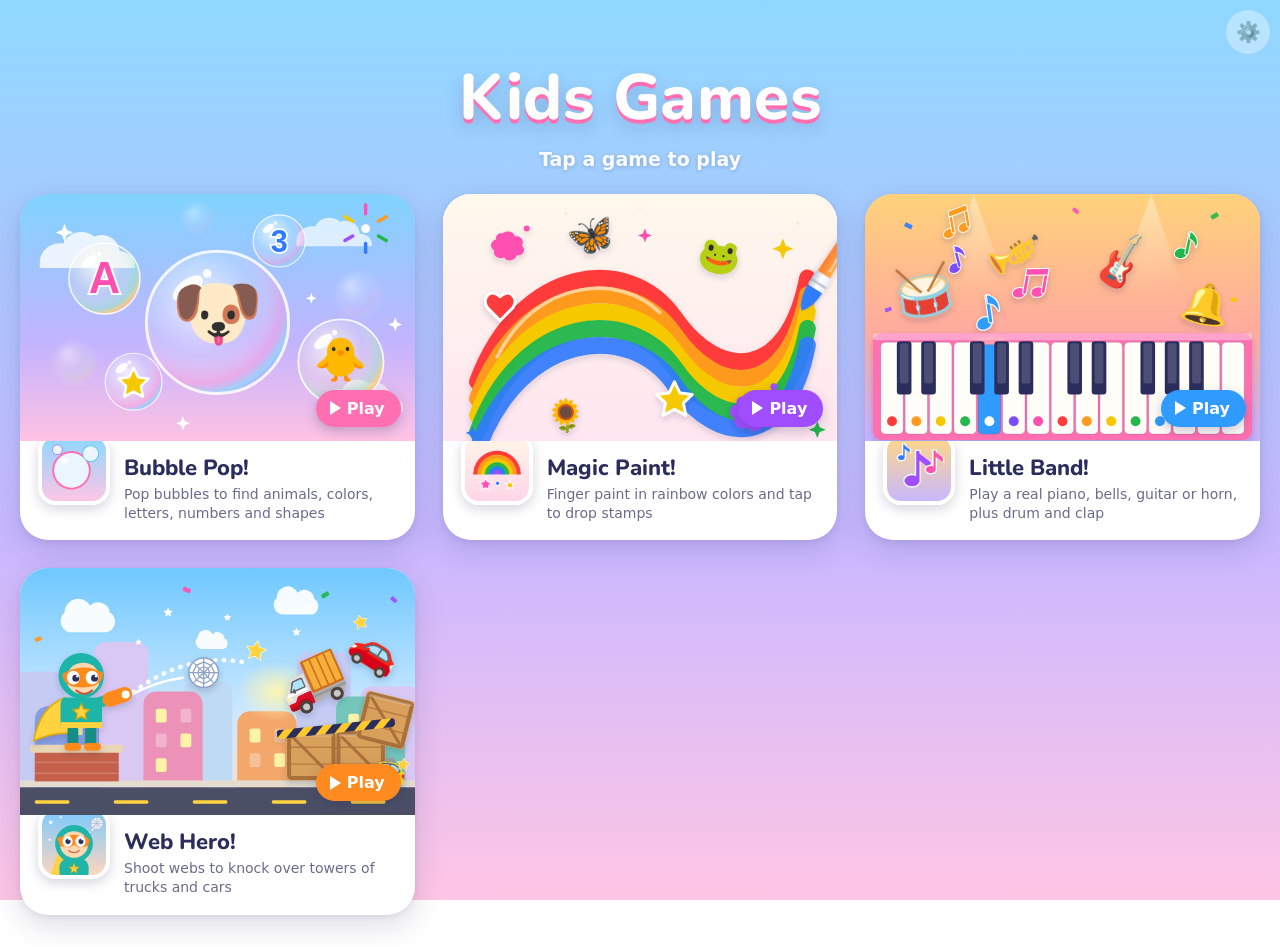
<file: index.html>
<!DOCTYPE html>
<html lang="en">
<head>
<meta charset="UTF-8">
<meta name="viewport" content="width=device-width, initial-scale=1, viewport-fit=cover">
<title>Kids Games</title>
<meta name="theme-color" content="#8fd8ff">
<link rel="manifest" href="manifest.webmanifest">
<link rel="apple-touch-icon" href="icon-180.png">
<meta name="apple-mobile-web-app-capable" content="yes">
<meta name="apple-mobile-web-app-title" content="Kids Games">
<link rel="preload" href="shared/KidsRounded.woff2" as="font" type="font/woff2" crossorigin>
<style>
  @font-face { font-family: "Kids Rounded"; src: url("shared/KidsRounded.woff2") format("woff2"); font-weight: 100 900; font-display: block; }
  * { box-sizing: border-box; -webkit-tap-highlight-color: transparent; }
  html, body { margin: 0; min-height: 100%; font-family: "Trebuchet MS", "Segoe UI", system-ui, sans-serif; color: #2b2d5c; }
  body {
    background: linear-gradient(180deg, #8fd8ff 0%, #c9b8ff 60%, #ffc6e5 100%); background-attachment: fixed;
    padding: calc(28px + env(safe-area-inset-top)) calc(16px + env(safe-area-inset-right)) calc(32px + env(safe-area-inset-bottom)) calc(16px + env(safe-area-inset-left));
  }
  header { text-align: center; margin: 0 auto 24px; }
  @media (max-width: 699px) { header { padding-top: 40px; } } /* room for the play-time ring beside the gear */
  h1, .info b { font-family: "Kids Rounded", "Arial Rounded MT Bold", "Trebuchet MS", "Segoe UI", system-ui, sans-serif; }
  h1 { font-size: clamp(36px, 9vw, 64px); margin: 0; color: #fff; text-shadow: 0 4px 0 #ff6fb1, 0 8px 18px rgba(43,45,92,.2); letter-spacing: .5px; }
  header p { margin: 6px 0 0; font-size: clamp(15px, 3.6vw, 19px); font-weight: 700; color: #fff; opacity: .95; text-shadow: 0 1px 4px rgba(43,45,92,.25); }

  .games { display: grid; grid-template-columns: 1fr; gap: 20px; max-width: 520px; margin: 0 auto; }
  @media (min-width: 700px) { .games { grid-template-columns: repeat(2, 1fr); max-width: 900px; gap: 24px; } }
  @media (min-width: 1100px) { .games { grid-template-columns: repeat(3, 1fr); max-width: 1240px; gap: 28px; } body { padding-top: calc(6vh + env(safe-area-inset-top)); } }

  a.game { display: flex; flex-direction: column; border-radius: 28px; overflow: hidden; background: #fff; text-decoration: none; color: inherit;
    box-shadow: 0 10px 30px rgba(43,45,92,.16), 0 2px 6px rgba(43,45,92,.08); transition: transform .18s ease, box-shadow .18s ease; }
  a.game:active { transform: scale(.97); }
  @media (hover: hover) { a.game:hover { transform: translateY(-5px); box-shadow: 0 18px 40px rgba(43,45,92,.22), 0 3px 8px rgba(43,45,92,.1); } }

  .cover { position: relative; aspect-ratio: 8 / 5; background: var(--tint); }
  .cover img { display: block; width: 100%; height: 100%; object-fit: cover; }
  .play { position: absolute; right: 14px; bottom: 14px; display: inline-flex; align-items: center; gap: 6px; padding: 9px 16px 9px 14px; border-radius: 999px;
    background: var(--accent); color: #fff; font-weight: 900; font-size: 16px; box-shadow: 0 4px 12px rgba(43,45,92,.25); }
  .play::before { content: ""; width: 0; height: 0; border-left: 11px solid #fff; border-top: 7px solid transparent; border-bottom: 7px solid transparent; }

  .info { display: flex; align-items: center; gap: 14px; padding: 0 18px 18px; }
  .info img { width: 72px; height: 72px; border-radius: 18px; margin-top: -26px; border: 4px solid #fff; box-shadow: 0 4px 12px rgba(43,45,92,.2); flex: none; }
  .info div { padding-top: 12px; min-width: 0; }
  .info b { display: block; font-size: 22px; }
  .info span { display: block; font-size: 14px; line-height: 1.35; opacity: .7; margin-top: 2px; }
  /* Grown-up button: small, faded, needs a long press so little fingers don't open it (same as the games) */
  #parentBtn { position: fixed; top: calc(10px + env(safe-area-inset-top)); right: calc(10px + env(safe-area-inset-right)); width: 44px; height: 44px; border-radius: 50%; border: none; background: rgba(255,255,255,.35); font-size: 20px; z-index: 3; touch-action: none; }
  #parentBtn .ring { position: absolute; inset: -4px; border-radius: 50%; border: 4px solid #ff6fb1; clip-path: inset(0 0 100% 0); }
  #parentBtn.holding .ring { animation: fill 1.5s linear forwards; }
  @keyframes fill { to { clip-path: inset(0 0 0 0); } }

  #panel { position: fixed; inset: 0; background: rgba(43,45,92,.45); display: none; align-items: center; justify-content: center; z-index: 5; overflow-y: auto; padding: 16px 0; }
  #panel.open { display: flex; }
  .card { background: #fff; border-radius: 24px; padding: 20px 22px; width: min(420px, 92%); color: #2b2d5c; box-shadow: 0 12px 40px rgba(0,0,0,.25); margin: auto; }
  .card h2 { margin: 0 0 4px; font-family: "Kids Rounded", "Arial Rounded MT Bold", "Trebuchet MS", sans-serif; }
  .card p { margin: 0 0 14px; font-size: 13px; opacity: .7; }
  .done { padding: 12px 8px; border-radius: 14px; border: 3px solid transparent; font-weight: 800; font-size: 15px; color: #2b2d5c; cursor: pointer; width: 100%; margin-top: 16px; background: #ff6fb1; color: #fff; }
</style>
<link rel="stylesheet" href="shared/grownup.css">
</head>
<body>
<button id="parentBtn" aria-label="Grown-up settings (press and hold)">⚙️<span class="ring"></span></button>

<div id="panel">
  <div class="card">
    <h2>Grown-up settings</h2>
    <p>Press and hold the ⚙️ to get back here.</p>
    <div data-kg-panel></div>
    <button class="done" id="done">Done</button>
  </div>
</div>

<header>
  <h1>Kids Games</h1>
  <p>Tap a game to play</p>
</header>
<main class="games">
  <a class="game" href="bubble-pop/" style="--accent: #ff6fb1; --tint: #c3b4ff">
    <div class="cover"><img src="bubble-pop/cover.svg" alt="Bubbles floating with a puppy, a chick, a letter, a number and a star inside"><span class="play">Play</span></div>
    <div class="info">
      <img src="bubble-pop/icon-192.png" alt="">
      <div><b>Bubble Pop!</b><span>Pop bubbles to find animals, colors, letters, numbers and shapes</span></div>
    </div>
  </a>
  <a class="game" href="magic-paint/" style="--accent: #a04dff; --tint: #fff1e8">
    <div class="cover"><img src="magic-paint/cover.svg" alt="A paintbrush finishing a rainbow swoosh with stamps around it"><span class="play">Play</span></div>
    <div class="info">
      <img src="magic-paint/icon-192.png" alt="">
      <div><b>Magic Paint!</b><span>Finger paint in rainbow colors and tap to drop stamps</span></div>
    </div>
  </a>
  <a class="game" href="little-band/" style="--accent: #2f9bff; --tint: #ffbf95">
    <div class="cover"><img src="little-band/cover.svg" alt="A colorful keyboard with a drum, trumpet, guitar and bell playing along"><span class="play">Play</span></div>
    <div class="info">
      <img src="little-band/icon-192.png" alt="">
      <div><b>Little Band!</b><span>Play a real piano, bells, guitar or horn, plus drum and clap</span></div>
    </div>
  </a>
  <a class="game" href="web-hero/" style="--accent: #ff8a1f; --tint: #cfe9ff">
    <div class="cover"><img src="web-hero/cover.svg" alt="A masked hero shooting a web ball at a stack of crates with a toy truck and car tumbling off"><span class="play">Play</span></div>
    <div class="info">
      <img src="web-hero/icon-192.png" alt="">
      <div><b>Web Hero!</b><span>Shoot webs to knock over towers of trucks and cars</span></div>
    </div>
  </a>
</main>
<script src="shared/grownup.js"></script>
<script>
(() => {
  // ---------- Grown-up panel (press & hold 1.5s) ----------
  const pb = document.getElementById('parentBtn'), panel = document.getElementById('panel');
  let holdTimer = null;
  const startHold = e => { e.preventDefault(); pb.classList.add('holding'); clearTimeout(holdTimer); holdTimer = setTimeout(openPanel, 1500); };
  const endHold = () => { pb.classList.remove('holding'); clearTimeout(holdTimer); };
  pb.addEventListener('pointerdown', startHold);
  pb.addEventListener('pointerup', endHold); pb.addEventListener('pointerleave', endHold); pb.addEventListener('pointercancel', endHold);
  function openPanel() { endHold(); panel.classList.add('open'); }
  document.getElementById('done').onclick = () => panel.classList.remove('open');

  // ---------- Offline ----------
  // This page's own cache, plus every game's: registering each game's worker here means one visit online
  // makes all of them work offline, even games nobody has opened yet. Only works over HTTPS or localhost.
  if ('serviceWorker' in navigator && window.isSecureContext) {
    navigator.serviceWorker.register('sw.js').catch(() => {});
    addEventListener('load', () => ['bubble-pop', 'magic-paint', 'little-band', 'web-hero'].forEach(g =>
      navigator.serviceWorker.register(`${g}/sw.js`, { scope: `${g}/` }).catch(() => {})));
  }
})();
</script>
</body>
</html>
</file>
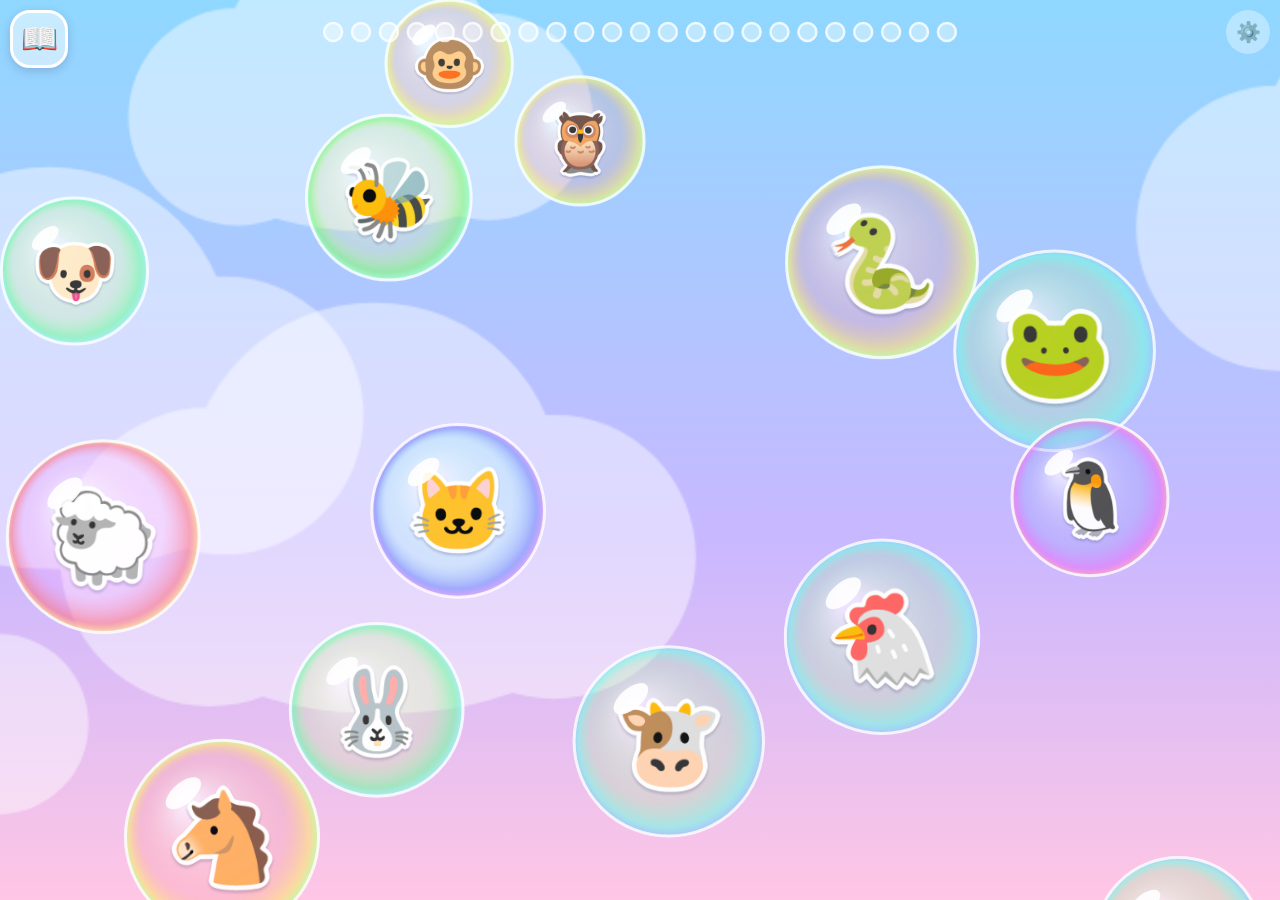
<file: bubble-pop/index.html>
<!DOCTYPE html>
<html lang="en">
<head>
<meta charset="UTF-8">
<meta name="viewport" content="width=device-width, initial-scale=1, maximum-scale=1, user-scalable=no, viewport-fit=cover">
<meta name="apple-mobile-web-app-capable" content="yes">
<meta name="mobile-web-app-capable" content="yes">
<title>Bubble Pop!</title>
<link rel="manifest" href="manifest.webmanifest">
<link rel="apple-touch-icon" href="icon-180.png">
<meta name="apple-mobile-web-app-title" content="Bubble Pop">
<meta name="apple-mobile-web-app-status-bar-style" content="black-translucent">
<meta name="theme-color" content="#8fd8ff">
<link rel="preload" href="../shared/KidsRounded.woff2" as="font" type="font/woff2" crossorigin>
<style>
  @font-face { font-family: "Kids Rounded"; src: url("../shared/KidsRounded.woff2") format("woff2"); font-weight: 100 900; font-display: block; }
  :root { --sat: env(safe-area-inset-top); }
  * { box-sizing: border-box; -webkit-tap-highlight-color: transparent; }
  html, body { margin: 0; height: 100%; overflow: hidden; overscroll-behavior: none; font-family: "Trebuchet MS", "Segoe UI", system-ui, sans-serif; user-select: none; -webkit-user-select: none; -webkit-touch-callout: none; }
  body { background: linear-gradient(180deg, #8fd8ff 0%, #c9b8ff 60%, #ffc6e5 100%); }
  canvas { position: fixed; inset: 0; width: 100%; height: 100%; touch-action: none; }
  /* the sky: two CSS layers crossfade between level themes, so the canvas never pays for a full-screen background */
  .sky { position: fixed; inset: 0; pointer-events: none; }
  #skyA { background: linear-gradient(180deg, #8fd8ff 0%, #c9b8ff 60%, #ffc6e5 100%); }
  #skyB { opacity: 0; }
  #skies { position: fixed; inset: 0; pointer-events: none; transition: filter .9s linear; } /* Little mode's sky shift turns this layer's hue */
  #tint { background: rgba(60,120,255,.17); opacity: 0; transition: opacity .8s ease; } /* slow-mo's gentle blue */

  /* Parent button: small, faded, needs a long press so little fingers don't open it */
  #parentBtn { position: fixed; top: calc(10px + env(safe-area-inset-top)); right: calc(10px + env(safe-area-inset-right)); width: 44px; height: 44px; border-radius: 50%; border: none; background: rgba(255,255,255,.35); font-size: 20px; z-index: 3; touch-action: none; }
  #parentBtn .ring { position: absolute; inset: -4px; border-radius: 50%; border: 4px solid #ff6fb1; clip-path: inset(0 0 100% 0); }
  #parentBtn.holding .ring { animation: fill 1.5s linear forwards; }
  @keyframes fill { to { clip-path: inset(0 0 0 0); } }

  #panel { position: fixed; inset: 0; background: rgba(43,45,92,.45); display: none; align-items: center; justify-content: center; z-index: 5; overflow-y: auto; padding: 16px 0; }
  #panel.open { display: flex; }
  .card { background: #fff; border-radius: 24px; padding: 20px 22px; width: min(420px, 92%); color: #2b2d5c; box-shadow: 0 12px 40px rgba(0,0,0,.25); margin: auto; }
  .card h2 { margin: 0 0 4px; font-family: "Kids Rounded", "Arial Rounded MT Bold", "Trebuchet MS", sans-serif; }
  .card p { margin: 0 0 14px; font-size: 13px; opacity: .7; }
  .label { font-weight: 800; font-size: 14px; margin: 12px 0 6px; }
  .modes { display: grid; grid-template-columns: repeat(2, 1fr); gap: 8px; }
  .modes button, .toggles button, .done, .home { padding: 12px 8px; border-radius: 14px; border: 3px solid transparent; background: #eef0ff; font-weight: 800; font-size: 15px; color: #2b2d5c; cursor: pointer; }
  .modes button.on { border-color: #38c6f4; background: #e3f7ff; }
  .toggles { display: grid; grid-template-columns: repeat(3, 1fr); gap: 8px; }
  .toggles button.off { opacity: .45; }
  .toggles button.on { border-color: #38c6f4; background: #e3f7ff; }
  .done { width: 100%; margin-top: 16px; background: #ff6fb1; color: #fff; }
  .home { display: block; box-sizing: border-box; width: 100%; margin-top: 10px; text-align: center; text-decoration: none; }
  /* sticker book: a big button top-left (the top-right corner is the gear and the bedtime ring) and a full-screen album */
  #bookBtn { position: fixed; top: calc(10px + env(safe-area-inset-top)); left: calc(10px + env(safe-area-inset-left)); width: 58px; height: 58px; border-radius: 20px; border: 3px solid #fff; background: rgba(255,255,255,.5); font-size: 30px; line-height: 1; padding: 0; z-index: 3; touch-action: manipulation; box-shadow: 0 3px 10px rgba(43,45,92,.2); }
  #bookBtn.bump { animation: bump .55s ease; }
  @keyframes bump { 30% { transform: scale(1.3) rotate(-8deg); } 60% { transform: scale(.95) rotate(4deg); } }
  #book { position: fixed; inset: 0; background: rgba(43,45,92,.5); display: none; z-index: 4; }
  #book.open { display: block; }
  .sheet { position: absolute; top: max(14px, env(safe-area-inset-top)); left: max(14px, env(safe-area-inset-left)); right: max(14px, env(safe-area-inset-right)); bottom: max(14px, env(safe-area-inset-bottom)); display: flex; flex-direction: column; overflow: hidden; border-radius: 28px; border: 5px solid #fff; background: linear-gradient(180deg, #e6f6ff 0%, #ece3ff 60%, #ffe6f4 100%); box-shadow: 0 12px 40px rgba(0,0,0,.3); }
  .bhead { min-height: 74px; padding: 14px 76px 4px 18px; font: 900 26px/1.1 "Kids Rounded", "Arial Rounded MT Bold", "Trebuchet MS", sans-serif; color: #2b2d5c; }
  #bookClose { position: absolute; top: 8px; right: 8px; width: 58px; height: 58px; border-radius: 50%; border: 3px solid #fff; background: #ff6fb1; color: #fff; font-size: 26px; font-weight: 900; line-height: 1; padding: 0; touch-action: manipulation; z-index: 1; }
  .tabs { display: flex; gap: 6px; padding: 8px 10px; }
  .tabs button { flex: 1; min-height: 62px; border-radius: 18px; border: 3px solid transparent; background: rgba(255,255,255,.6); color: #2b2d5c; font-size: 26px; line-height: 1.1; padding: 4px 0; touch-action: manipulation; }
  .tabs button small { display: block; font: 800 12px "Trebuchet MS", sans-serif; opacity: .65; }
  .tabs button.on { border-color: #38c6f4; background: #fff; }
  .bgrid { flex: 1; overflow-y: auto; padding: 8px 12px 28px; display: grid; grid-template-columns: repeat(auto-fill, minmax(86px, 1fr)); gap: 10px; align-content: start; touch-action: pan-y; -webkit-overflow-scrolling: touch; }
  .cell { aspect-ratio: 1; border-radius: 22px; border: 3px solid #fff; background: rgba(255,255,255,.7); padding: 0; position: relative; overflow: visible; touch-action: manipulation; }
  .cell.miss { background: rgba(255,255,255,.35); }
  .cell canvas { position: absolute; inset: 0; width: 100%; height: 100%; display: block; }
  .cell.wig canvas { animation: wig .6s ease; }
  @keyframes wig { 20% { transform: rotate(-14deg) scale(1.12); } 45% { transform: rotate(11deg) scale(1.12); } 70% { transform: rotate(-6deg); } }
  #whoLine { margin: 0 0 6px; font-weight: 800; font-size: 14px; opacity: 1; color: #2b2d5c; background: #fff0f8; border-radius: 12px; padding: 8px 10px; }
  /* some settings only belong to one of the two modes */
  body[data-who="little"] [data-only="big"], body[data-who="big"] [data-only="little"] { display: none !important; }
</style>
<link rel="stylesheet" href="../shared/grownup.css">
</head>
<body>
<div id="skies"><div class="sky" id="skyA"></div><div class="sky" id="skyB"></div></div><div class="sky" id="tint"></div>
<canvas id="c"></canvas>

<button id="bookBtn" aria-label="Sticker book">📖</button>
<div id="book"><div class="sheet">
  <button id="bookClose" aria-label="Close the sticker book">✖</button>
  <div class="bhead">My stickers</div>
  <div class="tabs" id="bookTabs"></div>
  <div class="bgrid" id="bookGrid"></div>
</div></div>

<button id="parentBtn" aria-label="Grown-up settings (press and hold)">⚙️<span class="ring"></span></button>

<div id="panel">
  <div class="card">
    <h2>Grown-up settings</h2>
    <p>Press and hold the ⚙️ to get back here.</p>
    <p id="whoLine"></p>
    <div class="label">What's in the bubbles?</div>
    <div class="modes">
      <button data-mode="animals">🐶 Animals</button>
      <button data-mode="colors">🎨 Colors</button>
      <button data-mode="letters">🔤 Letters</button>
      <button data-mode="numbers">🔢 Numbers</button>
      <button data-mode="shapes">⭐ Shapes</button>
      <button data-mode="mix">🌈 Mix it up</button>
    </div>
    <div class="label">Game</div>
    <div class="modes">
      <button data-find="0">🫧 Free popping</button>
      <button data-find="1">🔎 Find it!</button>
    </div>
    <div class="label">Sound</div>
    <div class="toggles">
      <button id="tSound">🔊 Sounds</button>
      <button id="tVoice">🗣️ Voice</button>
      <button id="tFull">⛶ Full screen</button>
    </div>
    <div class="label">Bubble speed</div>
    <div class="modes">
      <button data-speed="0.4">🐌 Extra slow</button>
      <button data-speed="0.6">🐢 Slow</button>
      <button data-speed="1">🐇 Normal</button>
      <button data-speed="1.7">🚀 Super fast</button>
    </div>
    <div class="label">Bubble size</div>
    <div class="toggles">
      <button data-size="1">Normal</button>
      <button data-size="1.2">Bigger</button>
      <button data-size="1.4">Biggest</button>
    </div>
    <div class="label">Levels</div>
    <div class="toggles">
      <button id="tLevels" style="grid-column: span 3">🏆 Levels and boss bubbles</button>
    </div>
    <div class="label">Level length</div>
    <div class="toggles">
      <button data-len="15">Short</button>
      <button data-len="23">Standard</button>
      <button data-len="30">Long</button>
    </div>
    <div class="label" data-only="big">Bonus round</div>
    <div class="toggles" data-only="big">
      <button id="tStorm" style="grid-column: span 3">🌧️ Bubble Storm after every 5th level</button>
    </div>
    <div class="label" data-only="big">Powers</div>
    <div class="toggles" data-only="big">
      <button id="tPowers" style="grid-column: span 3">✨ Rare power bubbles</button>
    </div>
    <div class="label" data-only="little">Sky</div>
    <div class="toggles" data-only="little">
      <button id="tSky" style="grid-column: span 3">🌈 Sky changes color as bubbles pop</button>
    </div>
    <div class="label">Taps to pop a boss</div>
    <div class="toggles">
      <button data-boss="8">8</button>
      <button data-boss="12">12</button>
      <button data-boss="20">20</button>
    </div>
    <div class="label">Sticker book</div>
    <div class="toggles">
      <button id="tBook" style="grid-column: span 3">📖 Show the sticker book button</button>
    </div>
    <div class="label">Progress</div>
    <div class="modes">
      <button id="rBest" data-only="big">Reset best score</button>
      <button id="rBook">Reset sticker book</button>
    </div>
    <div data-kg-panel></div>
    <a class="home" id="home" href="../">🏠 All games</a>
    <button class="done" id="done">Let's play!</button>
  </div>
</div>

<script src="../shared/grownup.js"></script>
<script>
(() => {
  // ---------- Content ----------
  const ANIMALS = [
    ['🐶', 'Dog', 'Woof woof!'], ['🐱', 'Cat', 'Meow!'], ['🐮', 'Cow', 'Moo!'], ['🐷', 'Pig', 'Oink oink!'],
    ['🦆', 'Duck', 'Quack quack!'], ['🐑', 'Sheep', 'Baa!'], ['🦁', 'Lion', 'Roar!'], ['🐸', 'Frog', 'Ribbit!'],
    ['🐴', 'Horse', 'Neigh!'], ['🦉', 'Owl', 'Hoo hoo!'], ['🐵', 'Monkey', 'Ooh ooh ah ah!'], ['🐔', 'Chicken', 'Bawk bawk!'],
    ['🐘', 'Elephant', 'Toot!'], ['🐝', 'Bee', 'Buzz!'], ['🐍', 'Snake', 'Hiss!'], ['🐻', 'Bear', 'Grr!'],
    ['🐳', 'Whale', 'Splash!'], ['🐰', 'Bunny', 'Hop hop!'], ['🐧', 'Penguin', 'Waddle waddle!'], ['🦖', 'Dinosaur', 'Rawr!'],
  ];
  const COLORS = [
    ['Red', '#ff3b3b'], ['Orange', '#ff9a1f'], ['Yellow', '#ffe11f'], ['Green', '#34d058'],
    ['Blue', '#2f7bff'], ['Purple', '#a04dff'], ['Pink', '#ff6fc8'], ['Brown', '#9a5a2c'],
    ['Black', '#222'], ['White', '#fff'],
  ];
  const SHAPES = ['Circle', 'Square', 'Triangle', 'Star', 'Heart', 'Diamond'];
  const LETTERS = 'ABCDEFGHIJKLMNOPQRSTUVWXYZ'.split('');
  const LETTER_WORDS = { A:'Apple', B:'Ball', C:'Cat', D:'Dog', E:'Egg', F:'Fish', G:'Goat', H:'Hat', I:'Igloo', J:'Juice',
    K:'Kite', L:'Lion', M:'Moon', N:'Nest', O:'Octopus', P:'Pig', Q:'Queen', R:'Rainbow', S:'Sun', T:'Tree', U:'Umbrella',
    V:'Van', W:'Whale', X:'Fox', Y:'Yo-yo', Z:'Zebra' };
  const BRIGHT = ['#ff3b3b', '#ff9a1f', '#f5c800', '#22b84a', '#2f7bff', '#a04dff', '#ff4fb0'];
  const pick = a => a[(Math.random() * a.length) | 0];
  // deal from a shuffled deck so the same thing doesn't come up five times in a row
  const decks = new Map();
  function deal(list) {
    let d = decks.get(list);
    if (!d || !d.length) { d = [...list].sort(() => Math.random() - 0.5); decks.set(list, d); }
    return d.pop();
  }

  function makeItem(mode) {
    if (mode === 'mix') mode = pick(['animals', 'animals', 'colors', 'letters', 'numbers', 'shapes']);
    switch (mode) {
      case 'animals': { const [e, n, s] = deal(ANIMALS); return { kind: 'emoji', glyph: e, say: `${n}! ${s}`, id: 'a' + n, ask: `the ${n.toLowerCase()}` }; }
      case 'colors':  { const [n, c] = deal(COLORS); return { kind: 'color', color: c, say: n + '!', id: 'c' + n, ask: `the ${n.toLowerCase()} one` }; }
      case 'letters': { const l = deal(LETTERS); return { kind: 'text', glyph: l, color: pick(BRIGHT), say: `${l}! ${l} is for ${LETTER_WORDS[l]}`, id: 'l' + l, ask: `the letter ${l}` }; }
      case 'numbers': { const n = 1 + ((Math.random() * 10) | 0); return { kind: 'text', glyph: String(n), color: pick(BRIGHT), say: n + '!', count: n, id: 'n' + n, ask: `number ${n}` }; }
      case 'shapes':  { const s = deal(SHAPES); return { kind: 'shape', shape: s, color: pick(BRIGHT), say: s + '!', id: 's' + s, ask: `the ${s.toLowerCase()}` }; }
    }
  }

  // ---------- Settings (per mode) ----------
  // The shared "Who's playing?" switch picks a mode, and each mode keeps its own settings, so a grown-up's tweaks
  // survive switching. Only settings are saved here (the best score and the sticker book have their own keys, below).
  const KEY = 'bubblePop.kids.v1';
  const DEFAULTS = {
    little: { mode: 'animals', sound: true, voice: true, speed: 0.4, find: false, levels: false, bossTaps: 12, levelLen: 23, storm: false, powers: false, book: true, size: 1.2, skyShift: true },
    big: { mode: 'animals', sound: true, voice: true, speed: 0.6, find: false, levels: true, bossTaps: 12, levelLen: 23, storm: true, powers: true, book: true, size: 1 },
  };
  const all = { little: { ...DEFAULTS.little }, big: { ...DEFAULTS.big } };
  try {
    const saved = JSON.parse(localStorage.getItem(KEY));
    if (saved && typeof saved === 'object') {
      if (saved.little || saved.big) { Object.assign(all.little, saved.little); Object.assign(all.big, saved.big); }
      else Object.assign(all.big, saved); // the old flat settings were for everyone: they become Big kid's
    }
  } catch (e) {}
  const saveSettings = () => { try { localStorage.setItem(KEY, JSON.stringify(all)); } catch (e) {} };
  let who = window.KidsGrownup && KidsGrownup.who() === 'little' ? 'little' : 'big';
  let settings = all[who];
  document.body.dataset.who = who;

  // ---------- Canvas ----------
  const cv = document.getElementById('c'), ctx = cv.getContext('2d');
  let W = 0, H = 0, SAT = 0, DPR = 1;
  function resize() {
    const dpr = DPR = Math.min(devicePixelRatio || 1, 2);
    W = innerWidth; H = innerHeight;
    SAT = parseFloat(getComputedStyle(document.documentElement).getPropertyValue('--sat')) || 0; // notch height, for the Find it badge
    cv.width = W * dpr; cv.height = H * dpr;
    ctx.setTransform(dpr, 0, 0, dpr, 0, 0);
    if (typeof buildSprites === 'function') buildSprites(true); // unit() changed, so the clouds (and maybe the master sizes) change too
  }
  addEventListener('resize', resize);
  const unit = () => Math.min(W, H);

  // ---------- Audio ----------
  let actx = null, out = null;
  let vol = 1, asleep = false; // vol: the grown-up timer's wind-down multiplier; asleep: goodnight, so nothing makes a sound
  function audio() {
    if (!actx) {
      try {
        actx = new (window.AudioContext || window.webkitAudioContext)();
        // a limiter on the way out, so a pile-up of pops (kids mash the screen) never clips
        const lim = actx.createDynamicsCompressor();
        lim.threshold.value = -12; lim.knee.value = 6; lim.ratio.value = 12; lim.attack.value = 0.003; lim.release.value = 0.25;
        lim.connect(actx.destination);
        out = actx.createGain(); out.gain.value = vol; out.connect(lim);
      } catch (e) {}
    }
    if (actx && actx.state === 'suspended' && !asleep) actx.resume();
    return actx;
  }
  // Major pentatonic, so any run of pops sounds like a little tune
  const NOTES = [523.25, 587.33, 659.25, 783.99, 880.0, 1046.5, 1174.66, 1318.51];
  function tone(freq, start, dur, type = 'sine', vol = 0.18) {
    const a = actx; if (!a) return;
    const o = a.createOscillator(), g = a.createGain();
    o.type = type; o.frequency.setValueAtTime(freq, start);
    g.gain.setValueAtTime(0.0001, start);
    g.gain.exponentialRampToValueAtTime(vol, start + 0.01);
    g.gain.exponentialRampToValueAtTime(0.0001, start + dur);
    o.connect(g).connect(out); o.start(start); o.stop(start + dur + 0.02);
  }
  function popSound() {
    if (!settings.sound || !audio()) return;
    const t = actx.currentTime;
    // the "pop"
    const o = actx.createOscillator(), g = actx.createGain();
    o.frequency.setValueAtTime(700, t); o.frequency.exponentialRampToValueAtTime(180, t + 0.08);
    g.gain.setValueAtTime(0.3, t); g.gain.exponentialRampToValueAtTime(0.0001, t + 0.1);
    o.connect(g).connect(out); o.start(t); o.stop(t + 0.12);
    // the happy note
    tone(pick(NOTES), t + 0.03, 0.45, 'triangle', 0.14);
  }
  function sparkleSound() {
    if (!settings.sound || !audio()) return;
    const t = actx.currentTime;
    tone(pick(NOTES) * 2, t, 0.25, 'sine', 0.05);
  }
  function cheerSound() {
    if (!settings.sound || !audio()) return;
    const t = actx.currentTime;
    [0, 2, 4, 5, 7].forEach((n, i) => tone(NOTES[n], t + i * 0.11, 0.5, 'triangle', 0.13));
  }

  // ---------- Voice ----------
  let voice = null;
  function chooseVoice() {
    const vs = speechSynthesis.getVoices().filter(v => v.lang && v.lang.startsWith('en'));
    voice = vs.find(v => /samantha|karen|female|zira|aria|jenny|google us english/i.test(v.name)) || vs[0] || null;
  }
  if ('speechSynthesis' in window) { chooseVoice(); speechSynthesis.onvoiceschanged = chooseVoice; }
  function say(text) {
    if (!settings.voice || asleep || !('speechSynthesis' in window) || (window.KidsGrownup && !KidsGrownup.sound())) return;
    speechSynthesis.cancel(); // always say the newest thing, never a backlog
    const u = new SpeechSynthesisUtterance(text);
    if (voice) u.voice = voice;
    u.rate = 0.9; u.pitch = 1.3; u.volume = vol;
    speechSynthesis.speak(u);
  }

  // ---------- Entities ----------
  const bubbles = [], particles = [], reveals = [], confetti = [];
  let popCount = 0;

  // Bubble size has a floor for small fingers and a ceiling so big screens get more bubbles, not giant ones
  const baseR = () => Math.max(36, Math.min(80, unit() * 0.095)) * (settings.size || 1);
  // about a fifth of the screen covered in bubbles, whatever its size
  const maxBubbles = () => Math.max(8, Math.min(18, Math.round((W * H * 0.22) / (Math.PI * baseR() ** 2))));
  // rise speed is a share of the screen height, so a trip takes the same time on a phone or a monitor
  const RISE = [0.055, 0.095];
  let spawned = 0;

  // pick the spot along the bottom that is furthest from bubbles already rising there
  function openX(r) {
    let best = W / 2, bestGap = -Infinity;
    for (let k = 0; k < 8; k++) {
      const x = r + Math.random() * Math.max(1, W - 2 * r);
      let gap = Infinity;
      for (const b of bubbles) if (b.y > H * 0.55) gap = Math.min(gap, Math.abs(b.x - x) - b.r - r);
      if (gap > bestGap) { bestGap = gap; best = x; }
    }
    return best;
  }

  function spawnBubble(x, y, opts = {}) {
    // every so often a giant bubble that bursts into little ones
    const giant = opts.giant ?? (++spawned % 11 === 0);
    const r = opts.r ?? baseR() * (giant ? 1.75 : 0.8 + Math.random() * 0.45);
    bubbles.push({
      x: x ?? openX(r),
      y: y ?? (H + r),
      r, giant, item: opts.item || newItem(), power: opts.power,
      vx: opts.vx || 0,
      vy: opts.vy ?? -(H * (RISE[0] + Math.random() * (RISE[1] - RISE[0]))) * (giant ? 0.7 : 1),
      phase: Math.random() * Math.PI * 2,
      hue: (Math.random() * 360) | 0,
      born: performance.now(),
    });
  }

  function addConfetti(x, y, spreadX, minVy) {
    confetti.push({ x, y, vx: (Math.random() - 0.5) * spreadX, vy: minVy + Math.random() * 160, rot: Math.random() * 6, vr: (Math.random() - 0.5) * 10,
      w: 8 + Math.random() * 8, h: 5 + Math.random() * 5, color: pick(BRIGHT), t: 0 });
  }

  // ---------- Find it: "Pop the red one!" ----------
  // Off by default (it has a right answer). A wrong pop still pops and says its name: nothing to fail.
  let target = null, found = 0, wrongRun = 0, askedAt = 0, hintGlow = 0;
  const copyOf = t => ({ ...t, color: t.kind === 'color' ? t.color : pick(BRIGHT) });
  function newItem() {
    return settings.find && target && Math.random() < 0.3 ? copyOf(target) : makeItem(settings.mode);
  }
  function ask() { if (target) { say(`Pop ${target.ask}!`); askedAt = performance.now(); } }
  function newTarget() {
    if (!settings.find) { target = null; return; }
    let t; do { t = makeItem(settings.mode); } while (target && t.id === target.id && settings.mode !== 'numbers');
    target = t; wrongRun = 0; hintGlow = 0;
    // make sure a couple are already on screen, in easy reach
    const mid = bubbles.filter(b => b.y > H * 0.3 && b.y < H * 0.85 && !b.giant).sort(() => Math.random() - 0.5);
    for (const b of mid.slice(0, 2)) b.item = copyOf(target);
    ask();
  }
  function foundIt(b) {
    found++; wrongRun = 0; hintGlow = 0;
    say(`Yes! ${b.item.say}`);
    cheerSound();
    for (let k = 0; k < (found % 5 === 0 ? 140 : 50); k++) {
      addConfetti(b.x + (Math.random() - 0.5) * W * 0.4, b.y - Math.random() * H * 0.3, 120, 60);
    }
    const was = target; target = null;
    setTimeout(() => { if (settings.find && !target && isPlaying()) { target = was; newTarget(); } }, 1600);
  }

  function popBubble(i, quiet, noChain) { // quiet: no spoken name (power pops); quiet === 2: a chain, so only some pops sound
    const b = bubbles.splice(i, 1)[0];
    popCount++;
    if (quiet !== 2 || Math.random() < 0.3) popSound(); // a chain of pops (the rainbow bubble) is a few sounds, not a wall
    const live = isPlaying(); // while a boss is up or a break is on, leftovers just pop: no Find it, no level credit
    const isTarget = live && settings.find && target && b.item.id === target.id;
    if (isTarget) foundIt(b);
    else {
      if (!storm && !quiet || b.power) say(b.item.say); // the storm's only talking is counting
      // after a few misses, ask again and make the right ones shimmer
      if (live && settings.find && target && ++wrongRun >= 3) { wrongRun = 0; hintGlow = 1; setTimeout(ask, 900); }
    }
    const n = 18;
    for (let k = 0; k < n; k++) {
      const a = (k / n) * Math.PI * 2;
      const sp = unit() * (0.25 + Math.random() * 0.35);
      particles.push({ x: b.x + Math.cos(a) * b.r, y: b.y + Math.sin(a) * b.r, vx: Math.cos(a) * sp, vy: Math.sin(a) * sp,
        t: 0, life: 0.6, r: 3 + Math.random() * 5, hue: (b.hue + k * 20) % 360 });
    }
    reveals.push({ x: b.x, y: b.y, r: b.r, item: b.item, t: 0 });
    collect(b.item, b.x, b.y, b.r);
    if (storm && storm.phase === 'rain') stormScore(b);
    if (b.giant && live) {
      // a giant bubble bursts into four little bubbles that scatter
      for (let k = 0; k < 4; k++) {
        const a = -Math.PI / 2 + (k - 1.5) * 0.9, sp = unit() * 0.5;
        spawnBubble(b.x, b.y, { giant: false, r: baseR() * 0.7, vx: Math.cos(a) * sp, vy: -H * RISE[1] * 1.2 });
      }
    }
    if (storm) { /* storm pops score in stormScore */ }
    else if (settings.levels) { if (live && (!settings.find || isTarget)) levelPop(); } // the boss pop is the celebration
    else if (!settings.find && popCount % 12 === 0) celebrate();
    if (skyShiftOn()) skyKick();
    if (b.power && live) startPower(b.power);
    if (power && power.def.onPop && !noChain && live) power.def.onPop(b);
    // keep the screen lively: a fresh bubble arrives soon after each pop
    setTimeout(() => { if (isPlaying() && bubbles.length < maxBubbles()) spawnBubble(); }, 400);
  }

  function celebrate() {
    setTimeout(() => {
      cheerSound();
      say(pick(['Hooray!', 'Yay! Great popping!', 'Wow! You did it!', 'Super popper!']));
      for (let k = 0; k < 120; k++) {
        addConfetti(Math.random() * W, -20 - Math.random() * H * 0.5, 60, 120);
      }
    }, 900);
  }

  // ---------- Levels and bosses ----------
  // Play (each pop fills a pip) -> boss (hit it until it pops, it never leaves) -> a short break with a star.
  // Levels change the scene, not the difficulty. Nothing here can be failed or lost.
  const QUICK = /[?&]debug/.test(location.search) && /[?&]quick/.test(location.search); // ?debug&quick: 3 pops a level, 3 hits a boss
  const THEMES = ['day', 'sunset', 'underwater', 'dusk'];
  const SKY = [
    'linear-gradient(180deg, #8fd8ff 0%, #c9b8ff 60%, #ffc6e5 100%)',
    'linear-gradient(180deg, #ffe3b8 0%, #ffb9b3 50%, #f7a6d2 100%)',
    'linear-gradient(180deg, #c9f6f1 0%, #8fdcea 55%, #6fbfe6 100%)',
    'linear-gradient(180deg, #cdbfff 0%, #b2a4f0 55%, #e3b6ec 100%)',
  ];
  const BREAK = 5, HIT_GAP = 120; // seconds of break; ms between hits from one finger
  const lv = { level: 1, phase: 'play', pops: 0, stars: 0, t: 0, pipT: 9, look: null, themed: false, starFx: false };
  let boss = null, card = null;
  const lastHit = new Map(), inBoss = new Map(); // by pointerId
  const STAR = { kind: 'shape', shape: 'Star', color: '#ffc21a' }, HAND = { kind: 'emoji', glyph: '👆' };
  // level length: Short, Standard (the default) and Long; Find it levels count correct finds, so they are a bit shorter
  const LEVEL_POPS = { 15: 5, 23: 8, 30: 10 };
  const popsNeeded = () => QUICK ? 3 : settings.find ? LEVEL_POPS[settings.levelLen] || 8 : [15, 23, 30].includes(settings.levelLen) ? settings.levelLen : 23;
  const bossNeed = () => QUICK ? 3 : settings.bossTaps;
  const isPlaying = () => !storm && (!settings.levels || lv.phase === 'play'); // a storm is its own round
  const themeOf = level => (level - 1) % THEMES.length;
  const clamp01 = v => Math.max(0, Math.min(1, v));
  const backOut = p => 1 + 2.2 * (p - 1) ** 3 + 1.2 * (p - 1) ** 2;

  // two CSS layers: the new sky fades in over the old one, then the old one takes its place
  const skyA = document.getElementById('skyA'), skyB = document.getElementById('skyB');
  const skyW = [1, 0, 0, 0]; // how much of each theme's extras (clouds, rays, twinkles) to draw, eased over 1s
  let theme = 0, fadeTimer = 0;
  function setTheme(i, instant) {
    if (i === theme && !instant) return;
    clearTimeout(fadeTimer);
    skyA.style.background = SKY[theme]; skyB.style.transition = 'none'; skyB.style.opacity = '0'; // settle a fade still running
    theme = i;
    if (instant) { skyA.style.background = SKY[i]; skyW.fill(0); skyW[i] = 1; return; }
    skyB.style.background = SKY[i]; void skyB.offsetWidth;
    skyB.style.transition = 'opacity 1s ease'; skyB.style.opacity = '1';
    fadeTimer = setTimeout(() => { skyA.style.background = SKY[i]; skyB.style.transition = 'none'; skyB.style.opacity = '0'; }, 1050);
  }

  // ---- Little's sky shift: each pop nudges the sky's colors along a soft pastel cycle, so the toddler sees cause and effect ----
  // A CSS hue-rotate on the sky layers (no canvas cost), eased by a transition; it drifts back slowly when nothing is popped.
  const skiesEl = document.getElementById('skies');
  let skyHue = 0, skyIdle = 0, skyApplied = 0, skyTimer = 0;
  const skyShiftOn = () => who === 'little' && settings.skyShift;
  function skyKick() { skyHue = Math.min(170, skyHue + 14); skyIdle = 0; }
  function updateSky(dt) {
    skyIdle += dt;
    if (skyIdle > 3 && skyHue > 0) skyHue = Math.max(0, skyHue - 5 * dt);
    if ((skyTimer -= dt) > 0) return;
    skyTimer = 0.25;
    const h = Math.round(skyHue / 2) * 2;
    if (h !== skyApplied) { skyApplied = h; skiesEl.style.filter = h ? `hue-rotate(${h}deg)` : ''; }
  }
  function resetSky() { skyHue = skyApplied = 0; skiesEl.style.filter = ''; }

  function levelPop() {
    if (lv.phase !== 'play') return; // a power's chain can fill the level in the middle of a pop
    lv.pops++; lv.pipT = 0;
    if (lv.pops >= popsNeeded()) startBoss();
  }
  // a fresh stream of bubbles from below, for when play starts again
  function streamIn() {
    const n = Math.ceil(maxBubbles() * 0.6);
    for (let i = 0; i < n; i++) spawnBubble(undefined, H + baseR() + (i / n) * H * 0.35, { giant: false });
    spawnT = 0;
  }
  // changing the mode or the levels setting mid-level starts the level over (a break that was on counts as done)
  function resetLevel() {
    const wasBreak = lv.phase === 'break' || (storm && storm.counts); // a break or a storm that was on counts as done
    if (storm) endStormNow();
    endPower(); powerT = POWER_DEBUG ? 1.5 : 45 + Math.random() * 15; bubbles.splice(0, bubbles.length, ...bubbles.filter(b => !b.power));
    boss = null; card = null; lv.phase = 'play'; lv.pops = 0; lv.t = 0; lv.themed = false;
    if (wasBreak) lv.level++;
    inBoss.clear();
    for (const b of bubbles) b.leave = false;
    if (settings.levels) setTheme(themeOf(lv.level)); else setTheme(0, true); // levels off is today's plain day sky
    if (bubbles.length < maxBubbles() * 0.5) streamIn();
  }

  // the sky starts full
  function fillSky() {
    for (let i = 0, n = maxBubbles(); i < n; i++) spawnBubble(undefined, H * (0.1 + 0.9 * (i + Math.random()) / n), { giant: false });
  }
  // Who's playing changed (here or in another tab): swap to that mode's settings and start clean, with no stuck boss or break
  function applyWho(w) {
    w = w === 'little' ? 'little' : 'big';
    if (w === who) return;
    who = w; settings = all[w]; document.body.dataset.who = w;
    closeBook(); flies.length = 0; resetSky(); bookBtn.hidden = !settings.book;
    resetLevel();
    lv.level = 1; lv.stars = 0;
    bubbles.length = 0; reveals.length = 0; particles.length = 0; confetti.length = 0;
    buildSprites(true); // bubble size and content may differ
    fillSky(); spawnT = 0; target = null; found = 0; newTarget(); syncPanel();
  }
  addEventListener('kidswho', e => applyWho(e.detail));

  // ---- the boss ----
  const bossR = () => unit() * 0.225; // about 0.45 of the short side across
  const bossUp = () => boss && lv.phase === 'boss';
  function bossPos() {
    const R = bossR(), cy = Math.max(H * 0.42, SAT + 62 + R * 1.55); // clear of the pips, whatever the shape of the screen
    const p = clamp01((boss.t - 0.4) / 1.5), from = H + R * 1.9;
    return { x: W / 2, y: from + (cy - from) * backOut(p) + Math.sin(boss.t * 1.7) * R * 0.045 };
  }
  function overBoss(x, y) {
    const c = bossPos(), r = bossR() * 1.2 + 16; // the hit zone is a little bigger than the boss
    return (x - c.x) ** 2 + (y - c.y) ** 2 <= r * r;
  }
  function startBoss() {
    lv.phase = 'boss'; lv.t = 0; endPower();
    for (const b of bubbles) b.leave = true; // the rest drift up and away
    const look = lv.level % 2 ? 'crown' : 'creature';
    boss = { look, t: 0, hits: 0, sqT: 9, idle: 0, shown: 0, hue: look === 'crown' ? (Math.random() * 360) | 0 : pick([150, 285, 20, 200]),
      item: look === 'crown' ? makeItem(settings.mode) : null, cracks: look === 'crown' ? makeCracks() : [], sp: null };
    lv.look = look;
    buildBossSprite();
  }
  // crack lines in units of the boss radius, from the rim inward or from the middle outward; shuffled so
  // they spread around the bubble as hits land
  function makeCracks() {
    const out = [], N = 20;
    for (let k = 0; k < N; k++) {
      const inner = k % 4 === 3, len = inner ? 0.3 + Math.random() * 0.35 : 0.35 + Math.random() * 0.45;
      let ang = (k + Math.random() * 0.6) / N * Math.PI * 2, r = inner ? 0.12 + Math.random() * 0.2 : 0.98;
      const pts = [];
      for (let s = 0; s <= 4; s++) { pts.push([Math.cos(ang) * r, Math.sin(ang) * r]); r += (inner ? 1 : -1) * len / 4; ang += (Math.random() - 0.5) * 0.35; }
      out.push({ pts, born: 0 });
    }
    return out.sort(() => Math.random() - 0.5);
  }
  function bossHit(id, x, y) {
    const now = performance.now();
    if (now - (lastHit.get(id) || 0) < HIT_GAP) return; // a jittery finger can't burst it at once
    lastHit.set(id, now);
    boss.hits++; boss.idle = 0; boss.sqT = 0;
    const need = bossNeed(), prog = Math.min(1, boss.hits / need);
    bossSound(prog);
    for (let k = 0; k < 6; k++) {
      const a = Math.random() * Math.PI * 2, sp = 60 + Math.random() * 120;
      particles.push({ x, y, vx: Math.cos(a) * sp, vy: Math.sin(a) * sp, t: 0, life: 0.5, r: 2 + Math.random() * 3, hue: (Math.random() * 360) | 0, star: true });
    }
    if (boss.hits >= need) { popBoss(); return; }
    for (let i = boss.shown, n = Math.ceil(prog * boss.cracks.length); i < n; i++) boss.cracks[i].born = boss.t;
    boss.shown = Math.ceil(prog * boss.cracks.length);
  }
  function bossSound(prog) {
    if (!settings.sound || !audio()) return;
    const t = actx.currentTime, f = NOTES[Math.min(NOTES.length - 1, Math.floor(prog * NOTES.length))]; // climbs the scale as it cracks
    if (boss.look === 'crown') { tone(f, t, 0.4, 'triangle', 0.16); tone(f * 2, t, 0.15, 'sine', 0.05); return; }
    for (let i = 0; i < 4; i++) { // a giggle: quick blips that wobble in pitch
      const s = t + i * 0.065, o = actx.createOscillator(), g = actx.createGain(), fr = f * (i % 2 ? 1.12 : 0.95);
      o.type = 'sine'; o.frequency.setValueAtTime(fr, s); o.frequency.linearRampToValueAtTime(fr * 1.18, s + 0.05);
      g.gain.setValueAtTime(0.0001, s); g.gain.exponentialRampToValueAtTime(0.13, s + 0.012); g.gain.exponentialRampToValueAtTime(0.0001, s + 0.06);
      o.connect(g).connect(out); o.start(s); o.stop(s + 0.08);
    }
  }
  function popBoss() {
    const c = bossPos(), R = bossR();
    popSound(); cheerSound();
    say(pick(['Hooray!', 'Yay! Great popping!', 'Wow! You did it!', 'Super popper!']));
    for (let k = 0; k < 40; k++) {
      const a = (k / 40) * Math.PI * 2, sp = unit() * (0.3 + Math.random() * 0.5);
      particles.push({ x: c.x + Math.cos(a) * R * 0.9, y: c.y + Math.sin(a) * R * 0.9, vx: Math.cos(a) * sp, vy: Math.sin(a) * sp, t: 0, life: 0.8, r: 3 + Math.random() * 6, hue: (boss.hue + k * 15) % 360 });
    }
    for (let k = 0; k < 10; k++) { // the shower of minis, same as a giant's
      const a = -Math.PI / 2 + (k - 4.5) * 0.3, sp = unit() * (0.35 + Math.random() * 0.4);
      spawnBubble(c.x, c.y, { giant: false, r: baseR() * 0.7, vx: Math.cos(a) * sp, vy: -H * RISE[1] * (1 + Math.random() * 0.8) });
    }
    for (let k = 0; k < 170; k++) addConfetti(c.x + (Math.random() - 0.5) * W * 0.8, c.y - Math.random() * H * 0.5, 140, 60);
    if (boss.item && boss.item.kind !== 'color') reveals.push({ x: c.x, y: c.y, r: R, item: boss.item, t: 0 });
    if (boss.item) collect(boss.item, c.x, c.y, R * 0.5);
    boss = null; lv.phase = 'break'; lv.t = 0; lv.stars++; lv.themed = false; lv.starFx = false; card = null;
    inBoss.clear();
  }

  // ---- the break ----
  function updateLevels(dt, ldt) {
    for (let i = 0; i < skyW.length; i++) skyW[i] += Math.max(-dt, Math.min(dt, (i === theme ? 1 : 0) - skyW[i]));
    if (!settings.levels) return;
    lv.pipT += ldt;
    if (bossUp()) { boss.t += ldt; boss.idle += ldt; boss.sqT += ldt; lv.t += ldt; }
    else if (lv.phase === 'break') {
      lv.t += ldt;
      if (!lv.starFx && lv.t >= 0.75) starFx();
      if (!lv.themed && lv.t >= BREAK - 0.6) { lv.themed = true; setTheme(themeOf(lv.level + 1)); } // the sky changes as the card leaves
      if (lv.t >= BREAK) {
        lv.phase = 'play'; lv.pops = 0; lv.t = 0; card = null;
        if (stormOn() && lv.level % 5 === 0) { startStorm(true); return; } // after levels 5, 10, 15...; the level number moves on when the storm ends
        lv.level++;
        streamIn();
        if (settings.find) { target = null; newTarget(); }
      }
    }
  }
  function cardLayout() {
    const n = Math.max(1, lv.stars), cw = Math.min(W * 0.88, Math.max(250, unit() * 0.78), 500);
    const perRow = n <= 6 ? n : n <= 12 ? 6 : 8, rows = Math.ceil(n / perRow);
    const ss = Math.min(cw * 0.15, cw * 0.86 / (perRow * 1.25)), titleS = cw * 0.2, pad = cw * 0.08;
    return { n, cw, perRow, rows, ss, titleS, pad, ch: pad * 2 + titleS * 1.15 + rows * ss * 1.35 };
  }
  function starPos(L, i, cx, cy) {
    const r = (i / L.perRow) | 0, inRow = Math.min(L.perRow, L.n - r * L.perRow), c = i % L.perRow;
    return { x: cx + (c - (inRow - 1) / 2) * L.ss * 1.25, y: cy - L.ch / 2 + L.pad + L.titleS * 1.15 + (r + 0.5) * L.ss * 1.35 };
  }
  // the newest star arrives with a sparkle and a little chime
  function starFx() {
    lv.starFx = true;
    const L = cardLayout(), p = starPos(L, L.n - 1, W / 2, H / 2);
    if (settings.sound && audio()) { const t = actx.currentTime; tone(NOTES[4], t, 0.4, 'triangle', 0.14); tone(NOTES[6], t + 0.1, 0.5, 'triangle', 0.12); }
    for (let k = 0; k < 16; k++) {
      const a = Math.random() * Math.PI * 2, sp = 80 + Math.random() * 140;
      particles.push({ x: p.x, y: p.y, vx: Math.cos(a) * sp, vy: Math.sin(a) * sp, t: 0, life: 0.7, r: 3 + Math.random() * 4, hue: 45 + Math.random() * 20, star: true });
    }
  }
  // a soft white card with a pink rim and a drop shadow, painted once
  function makePanel(cw, ch) {
    const sp = makeSprite(cw + 60, ch + 60), g = sp.g, x = (sp.w - cw) / 2, y = (sp.h - ch) / 2, rad = cw * 0.12;
    const gr = g.createLinearGradient(0, y, 0, y + ch); gr.addColorStop(0, '#ffffff'); gr.addColorStop(1, '#f1ebff');
    g.shadowColor = 'rgba(43,45,92,.28)'; g.shadowBlur = 22; g.shadowOffsetY = 8;
    g.beginPath(); g.roundRect(x, y, cw, ch, rad); g.fillStyle = gr; g.fill();
    g.shadowColor = 'transparent';
    g.lineWidth = 5; g.strokeStyle = '#ffd5ee'; g.stroke();
    return sp;
  }
  function buildCard() { const L = cardLayout(); card = { sp: makePanel(L.cw, L.ch), L }; }
  function drawCard() {
    if (lv.phase !== 'break') return;
    if (!card) buildCard();
    const { sp, L } = card, t = lv.t, away = H / 2 + L.ch;
    const into = clamp01((t - 0.15) / 0.55), out = clamp01((t - (BREAK - 0.6)) / 0.6);
    const cx = W / 2, cy = H / 2 - (1 - backOut(into)) * away - out * out * away;
    if (into <= 0) return;
    ctx.drawImage(sp.c, cx - sp.w / 2, cy - sp.h / 2, sp.w, sp.h);
    ctx.font = `900 ${L.titleS}px ${TEXT_FONT}`; ctx.textAlign = 'center'; ctx.textBaseline = 'middle';
    ctx.fillStyle = '#2b2d5c'; ctx.fillText(`Level ${lv.level}`, cx, cy - L.ch / 2 + L.pad + L.titleS * 0.55);
    for (let i = 0; i < L.n; i++) {
      const p = starPos(L, i, cx, cy);
      let k = 1;
      if (i === L.n - 1) { if (t < 0.75) continue; k = backOut(clamp01((t - 0.75) / 0.4)); } // the new one pops in
      drawItem(STAR, p.x, p.y, L.ss * k, 1);
    }
  }

  // ---------- Bubble Storm (Big kid's bonus round, after every 5th level) ----------
  // A title card, then about 20 seconds of fast, plentiful bubbles that rain in from the top and float about.
  // Pops score 1, gold bubbles 3, and a rainbow bubble pops everything on screen. The score only goes up, the time
  // is a cloud that rains itself empty, and nothing ever says anyone lost: the end card is just the score and its stars.
  const BEST_KEY = 'bubblePop.best.v1'; // { best }: progress beyond settings, a deliberate exception to "only settings are saved"
  let best = 0;
  try { const o = JSON.parse(localStorage.getItem(BEST_KEY)); if (o && o.best > 0) best = Math.floor(o.best); } catch (e) {}
  const saveBest = () => { try { localStorage.setItem(BEST_KEY, JSON.stringify({ best })); } catch (e) {} };
  const STORM_T = 20, STORM_CARD = 2.4, STORM_END = 6, GOLD = '#ffcf33';
  const CROWN = { kind: 'emoji', glyph: '👑' };
  let storm = null, stormCloud = null, stormCloudBack = null, rainbowBody = null;
  const stormOn = () => who === 'big' && settings.levels && settings.storm;
  const DEBUG_STORM = /[?&]debug/.test(location.search) && /[?&]storm\b/.test(location.search);

  // Pooled sparks (trails, fireworks): fixed typed arrays, nothing allocated per frame, drawn in a few batches by color and fade step.
  function makePool(n) { return { n, i: 0, x: new Float32Array(n), y: new Float32Array(n), vx: new Float32Array(n), vy: new Float32Array(n), t: new Float32Array(n), life: new Float32Array(n), sz: new Float32Array(n), col: new Uint8Array(n) }; }
  function emit(P, x, y, vx, vy, life, col, sz) {
    const i = P.i; P.i = (i + 1) % P.n;
    P.x[i] = x; P.y[i] = y; P.vx[i] = vx; P.vy[i] = vy; P.t[i] = 0; P.life[i] = life; P.col[i] = col; P.sz[i] = sz;
  }
  function stepPool(P, dt, grav, drag) {
    for (let i = 0; i < P.n; i++) {
      if (P.life[i] <= 0) continue;
      if ((P.t[i] += dt) >= P.life[i]) { P.life[i] = 0; continue; }
      P.vy[i] += grav * dt; P.x[i] += P.vx[i] * dt; P.y[i] += P.vy[i] * dt; P.vx[i] *= drag; P.vy[i] *= drag;
    }
  }
  const FADE = [1, 0.6, 0.3];
  function drawPool(P) {
    for (let c = 0; c < 7; c++) for (let a = 0; a < 3; a++) {
      let any = false;
      ctx.beginPath();
      for (let i = 0; i < P.n; i++) {
        if (P.life[i] <= 0 || P.col[i] !== c) continue;
        const k = 1 - P.t[i] / P.life[i];
        if ((k > 0.45 ? 0 : k > 0.2 ? 1 : 2) !== a) continue;
        const r = P.sz[i] * (0.5 + 0.5 * k);
        ctx.moveTo(P.x[i] + r, P.y[i]); ctx.arc(P.x[i], P.y[i], r, 0, 7); any = true;
      }
      if (any) { ctx.globalAlpha = FADE[a]; ctx.fillStyle = BRIGHT[c]; ctx.fill(); }
    }
    ctx.globalAlpha = 1;
  }
  const trails = makePool(260), fireworks = makePool(640), rings = [];
  function burst(x, y, n, speed) {
    const col = (Math.random() * 7) | 0;
    rings.push({ x, y, t: 0, dur: 0.4, max: unit() * 0.14, col: '#ffffff' }); // a quick flash where it goes off
    for (let k = 0; k < n; k++) {
      const a = k / n * Math.PI * 2 + Math.random() * 0.2, s = speed * (0.55 + Math.random() * 0.55);
      emit(fireworks, x, y, Math.cos(a) * s, Math.sin(a) * s, 1.1 + Math.random() * 0.7, k % 5 === 0 ? (col + 3) % 7 : col, 4 + Math.random() * 4);
    }
    if (settings.sound && audio()) { const t = actx.currentTime; tone(110 + Math.random() * 60, t, 0.25, 'triangle', 0.12); tone(pick(NOTES) * 2, t + 0.05, 0.4, 'sine', 0.04); }
  }

  const ONES = ['', 'One', 'Two', 'Three', 'Four', 'Five', 'Six', 'Seven', 'Eight', 'Nine'];
  const TENS = ['', 'Ten', 'Twenty', 'Thirty', 'Forty', 'Fifty', 'Sixty', 'Seventy', 'Eighty', 'Ninety'];
  const tensWord = n => { const h = (n / 100) | 0, t = (n % 100) / 10; return (h ? ONES[h] + ' hundred' : '') + (h && t ? ' ' : '') + (t ? TENS[t] : ''); };

  function startStorm(counts, score = 0) {
    endPower();
    for (const b of bubbles) b.leave = true; // whatever is left of the last level drifts away
    storm = { counts, phase: 'card', t: 0, rt: 0, score, best0: best, bump: 0, starT: 9, spawnT: 0, gold: 0, rainbowAt: STORM_T * (0.3 + Math.random() * 0.4), rainbowDone: false,
      nb: false, bannerT: 9, show: 0, showT: 0, fwT: 0, endNew: false, shown: 0, card: null, flash: 0 };
    if (settings.sound && audio()) { const t = actx.currentTime; [7, 5, 3, 0].forEach((n, i) => tone(NOTES[n], t + i * 0.09, 0.5, 'triangle', 0.12)); }
  }
  function endStormNow() { // reset or mode switch: drop it without any ceremony
    storm = null; bubbles.splice(0, bubbles.length, ...bubbles.filter(b => !b.storm));
    trails.life.fill(0); fireworks.life.fill(0);
  }
  function endRain() {
    storm.phase = 'end'; storm.t = 0; storm.card = null;
    for (const b of bubbles) b.leave = true;
    storm.endNew = storm.score > 0 && storm.score > storm.best0;
    if (storm.score > best) { best = storm.score; saveBest(); }
    cheerSound();
    if (storm.endNew) { storm.show = 5; storm.showT = 0.5; }
  }
  function finishStorm() {
    storm = null; lv.level++; lv.pops = 0; lv.t = 0;
    streamIn();
    if (settings.find) { target = null; newTarget(); }
  }

  function stormSpawn(kind) {
    const r = baseR() * (kind === 'rainbow' ? 1.45 : 0.95 + Math.random() * 0.35), now = performance.now();
    bubbles.push({ x: r + Math.random() * Math.max(1, W - 2 * r), y: -r, r, giant: false, item: makeItem(settings.mode), vx: 0, vy: H * (0.35 + Math.random() * 0.2),
      ty: H * (0.15 + Math.random() * 0.7), fyT: 2.5 + Math.random() * 2, phase: Math.random() * 6.28, hue: (Math.random() * 360) | 0, born: now, storm: true, gold: kind === 'gold', rainbow: kind === 'rainbow',
      life: kind === 'rainbow' ? 11 : 6 + Math.random() * 3, tr: Math.random() * 0.05, tc: (Math.random() * 7) | 0 });
  }
  // they rain in fast, then slow to a float that wanders everywhere, bouncing softly off the top and bottom
  function stormMove(b, dt) {
    // each one drops toward a height of its own, then keeps wandering to new heights, so the whole screen fills
    if ((b.fyT -= dt) <= 0) { b.ty = Math.max(H * 0.1, Math.min(H * 0.88, b.y + (Math.random() - 0.5) * H * 0.5)); b.fyT = 2 + Math.random() * 2; }
    const want = Math.max(-H * 0.12, Math.min(H * 0.5, (b.ty - b.y) * 0.9));
    b.vy += (want - b.vy) * Math.min(1, dt * 1.6);
    b.y += b.vy * dt;
    if ((b.life -= dt) <= 0) b.leave = true;
  }

  function stormScore(b) {
    const prev = storm.score, v = b.gold ? 3 : 1;
    storm.score += v; storm.bump = 1;
    const was = Math.floor(prev / 10), now = Math.floor(storm.score / 10);
    if (now > was) {
      storm.starT = 0;
      say(tensWord(now * 10) + '!'); // the only talking in the storm
      if (settings.sound && audio()) { const t = actx.currentTime; tone(NOTES[4], t, 0.3, 'triangle', 0.12); tone(NOTES[6], t + 0.08, 0.4, 'triangle', 0.1); }
    }
    if (b.gold) {
      for (let k = 0; k < 14; k++) { const a = Math.random() * 6.28, sp = 90 + Math.random() * 160; particles.push({ x: b.x, y: b.y, vx: Math.cos(a) * sp, vy: Math.sin(a) * sp, t: 0, life: 0.7, r: 3 + Math.random() * 4, hue: 45 + Math.random() * 15, star: true }); }
      if (settings.sound && audio()) tone(NOTES[7], actx.currentTime + 0.04, 0.35, 'sine', 0.08);
    }
    if (!storm.nb && storm.best0 > 0 && storm.score > storm.best0) { // beat the saved best: crown, banner and a big fireworks show
      storm.nb = true; storm.bannerT = 0; storm.show = 6; storm.showT = 0; cheerSound();
    }
    if (b.rainbow) rainbowChain(b);
  }
  // the rainbow bubble pops everything on screen in a ripple outward; each pop counts
  function rainbowChain(b) {
    rings.push({ x: b.x, y: b.y, t: 0, hue: 0 });
    for (let k = 0; k < 40; k++) { const a = k / 40 * 6.28, sp = unit() * (0.4 + Math.random() * 0.5); emit(fireworks, b.x, b.y, Math.cos(a) * sp, Math.sin(a) * sp, 1 + Math.random() * 0.5, k % 7, 3 + Math.random() * 3); }
    for (const o of bubbles) if (!o.leave) o.ct = 0.1 + Math.hypot(o.x - b.x, o.y - b.y) / (unit() * 1.8);
  }
  function updateStorm(dt, ldt) {
    stepPool(trails, dt, 0, 1); stepPool(fireworks, dt, 120, 0.985);
    for (let i = rings.length - 1; i >= 0; i--) if ((rings[i].t += dt) > (rings[i].dur || 0.9)) rings.splice(i, 1);
    if (!storm) return;
    const S = storm;
    S.t += ldt; S.bump = Math.max(0, S.bump - dt * 4); S.starT += dt; S.bannerT += dt;
    // pending chain pops, from the rainbow bubble
    const due = bubbles.filter(o => o.ct !== undefined && (o.ct -= dt) <= 0);
    for (const o of due) { const i = bubbles.indexOf(o); if (i >= 0) popBubble(i, 2); }
    if (S.phase === 'card') { if (S.t >= STORM_CARD) { S.phase = 'rain'; S.rt = 0; S.spawnT = 0; } return; }
    if (S.phase === 'end') {
      if (S.t >= STORM_END) finishStorm();
    } else {
      S.rt += ldt;
      if (S.rt >= STORM_T && !bubbles.some(o => o.ct !== undefined)) { endRain(); return; }
      if (S.rt < STORM_T) {
        S.spawnT -= ldt;
        const cap = Math.max(14, Math.min(30, Math.round(maxBubbles() * 1.7)));
        if (S.spawnT <= 0 && bubbles.reduce((n, o) => n + (o.storm && !o.leave ? 1 : 0), 0) < cap) {
          const rb = !S.rainbowDone && S.rt >= S.rainbowAt;
          if (rb) S.rainbowDone = true;
          stormSpawn(rb ? 'rainbow' : Math.random() < 0.125 ? 'gold' : 'normal');
          S.spawnT = 0.17 + Math.random() * 0.09;
        }
      }
    }
    if (S.score >= 15) for (const b of bubbles) { // from 15 points the bubbles leave rainbow sparkle trails
      if (!b.storm || (b.tr -= dt) > 0) continue;
      b.tr = 0.05; b.tc = (b.tc + 1) % 7;
      emit(trails, b.x + (Math.random() - 0.5) * b.r * 0.5, b.y + b.r * 0.35 + Math.random() * b.r * 0.2, (Math.random() - 0.5) * 14, 6, 0.55, b.tc, 2 + Math.random() * 2.5);
    }
    // from 30 points, fireworks in the sky
    if (S.score >= 30 && S.phase === 'rain') { S.fwT -= dt; if (S.fwT <= 0) { burst(W * (0.1 + Math.random() * 0.8), H * (0.12 + Math.random() * 0.4), 36, unit() * 0.5); S.fwT = 0.7 + Math.random() * 0.5; } }
    if (S.show > 0) { S.showT -= dt; if (S.showT <= 0) { burst(W * (0.08 + Math.random() * 0.84), H * (0.1 + Math.random() * 0.5), 48, unit() * 0.62); S.show--; S.showT = 0.28; } }
  }

  // ---- storm drawing ----
  function roundRectPath(c, x, y, w, h, r) { c.beginPath(); if (c.roundRect) c.roundRect(x, y, w, h, r); else c.rect(x, y, w, h); }
  // a white pill with text, for the title and the "New best!" banner
  function drawBanner(text, cx, cy, size, maxW, scale, border, ink) {
    ctx.save(); ctx.translate(cx, cy); ctx.scale(scale, scale);
    ctx.font = `900 ${size}px ${TEXT_FONT}`;
    const tw = ctx.measureText(text).width, k = Math.min(1, maxW / (tw + size * 1.1)), w = (tw + size * 1.1) * k, h = size * 1.5 * k;
    ctx.scale(k, k);
    roundRectPath(ctx, -w / k / 2, -h / k / 2, w / k, h / k, h / k / 2);
    ctx.fillStyle = 'rgba(255,255,255,.95)'; ctx.fill();
    ctx.lineWidth = size * 0.1; ctx.strokeStyle = border; ctx.stroke();
    ctx.textAlign = 'center'; ctx.textBaseline = 'middle'; ctx.fillStyle = ink;
    ctx.fillText(text, 0, size * 0.06);
    ctx.restore();
  }
  function stormLayout() {
    const ch = Math.max(56, Math.min(100, unit() * 0.12)), top = SAT + 8, sc = Math.max(44, Math.min(96, unit() * 0.11));
    return { ch, cs: ch / 2.75, top, cloudY: top + ch / 2, sc, scoreY: top + ch * 1.28 + sc * 0.55, starY: top + ch * 1.28 + sc * 1.3, ss: Math.max(18, Math.min(30, unit() * 0.045)) };
  }
  // the cloud's visual middle sits (1.125, -0.325) cloud units from its origin
  function cloudAt(sp, s, cx, cy, k) { ctx.drawImage(sp.c, cx - (sp.ox + 1.125 * s) * k, cy - (sp.oy - 0.325 * s) * k, sp.w * k, sp.h * k); }
  function drawStormHud(now) {
    const S = storm, L = stormLayout(), cx = W / 2;
    // time: a cloud that rains itself empty
    const rem = clamp01(1 - S.rt / STORM_T), k = 0.38 + 0.62 * rem;
    if (stormCloud) { cloudAt(stormCloudBack, L.cs, cx, L.cloudY + 3, k * 1.05); cloudAt(stormCloud, L.cs, cx, L.cloudY, k); }
    const nDrops = Math.ceil(rem * 12), cw = L.ch * 1.5 * k, rainLen = L.ch * 0.3;
    ctx.beginPath();
    for (let i = 0; i < nDrops; i++) {
      const dx = cx + (((i * 0.618) % 1) - 0.5) * cw * 0.7, p = (now / 1000 * 1.1 + i * 0.37) % 1, y0 = L.cloudY + L.ch * 0.3 * k + p * rainLen;
      ctx.moveTo(dx, y0); ctx.lineTo(dx, y0 + L.ch * 0.1);
    }
    ctx.lineWidth = 3; ctx.lineCap = 'round'; ctx.strokeStyle = 'rgba(80,140,255,.8)'; ctx.stroke();
    // score, big, with a star for every 10 points
    const sz = L.sc * (1 + 0.22 * S.bump);
    ctx.font = `900 ${sz}px ${TEXT_FONT}`; ctx.textAlign = 'center'; ctx.textBaseline = 'middle'; ctx.lineJoin = 'round';
    const txt = String(S.score);
    ctx.lineWidth = sz * 0.2; ctx.strokeStyle = '#fff'; ctx.strokeText(txt, cx, L.scoreY);
    ctx.fillStyle = 'rgba(43,45,92,.22)'; ctx.fillText(txt, cx, L.scoreY + sz * 0.05);
    ctx.fillStyle = '#ff4fb0'; ctx.fillText(txt, cx, L.scoreY);
    if (S.nb) drawItem(CROWN, cx - ctx.measureText(txt).width / 2 - sz * 0.45, L.scoreY - sz * 0.1, sz * 0.7, 1); // a crown beside the score for beating the best
    const n = Math.floor(S.score / 10);
    if (n) {
      const perRow = Math.max(4, Math.floor(W * 0.8 / (L.ss * 1.2)));
      for (let i = 0; i < n; i++) {
        const row = (i / perRow) | 0, inRow = Math.min(perRow, n - row * perRow), c = i % perRow;
        const kk = i === n - 1 && S.starT < 0.4 ? backOut(S.starT / 0.4) : 1;
        drawItem(STAR, cx + (c - (inRow - 1) / 2) * L.ss * 1.2, L.starY + row * L.ss * 1.15, L.ss * kk, 1);
      }
    }
    if (S.nb && S.bannerT < 2.6) { // New best!
      const k2 = S.bannerT < 0.5 ? backOut(S.bannerT / 0.5) : S.bannerT > 2.1 ? clamp01(1 - (S.bannerT - 2.1) / 0.5) : 1;
      drawBanner('New best!', cx, H * 0.5, Math.min(W * 0.1, unit() * 0.13), W * 0.9, Math.max(0.01, k2), '#ffd23f', '#ff6fb1');
    }
  }
  function drawStormCards(now) {
    const S = storm, t = S.t;
    if (S.phase === 'card') { // the title swoops in from the top, holds, and sweeps off
      const into = clamp01(t / 0.6), out = clamp01((t - (STORM_CARD - 0.5)) / 0.5), y = -60 + (H * 0.4 + 60) * backOut(into) - out * out * (H * 0.5);
      drawBanner('Bubble Storm!', W / 2, y, Math.min(W * 0.12, unit() * 0.17), W * 0.92, 1 + Math.sin(t * 6) * 0.015, '#38c6f4', '#2f7bff');
      return;
    }
    if (S.phase !== 'end') return;
    const cw = Math.min(W * 0.88, 460), perRow = 10, sz = Math.min(cw * 0.085, 34), reveal = clamp01((t - 0.7) / 1.1), shown = Math.round(S.score * reveal), n = Math.floor(shown / 10);
    const rows = Math.max(1, Math.ceil(Math.floor(S.score / 10) / perRow)), numS = cw * 0.3, ch = cw * 0.16 + numS * 1.1 + (S.endNew ? numS * 0.5 : 0) + (S.score >= 10 ? rows * sz * 1.25 + cw * 0.04 : 0) + cw * 0.14;
    if (!S.card) S.card = makePanel(cw, ch);
    const into = clamp01((t - 0.1) / 0.55), out = clamp01((t - (STORM_END - 0.6)) / 0.6), away = H / 2 + ch;
    const cy = H / 2 - (1 - backOut(into)) * away - out * out * away;
    if (into <= 0) return;
    ctx.drawImage(S.card.c, W / 2 - S.card.w / 2, cy - S.card.h / 2, S.card.w, S.card.h);
    let y = cy - ch / 2 + cw * 0.08;
    if (S.endNew) { drawItem(CROWN, W / 2, y + numS * 0.3, numS * 0.62 * (0.9 + 0.1 * Math.sin(now / 200)), 1); y += numS * 0.5; }
    y += cw * 0.08 + numS * 0.55;
    ctx.font = `900 ${numS}px ${TEXT_FONT}`; ctx.textAlign = 'center'; ctx.textBaseline = 'middle'; ctx.lineJoin = 'round';
    const txt = S.score > 0 ? shown + '!' : 'Nice storm!';
    ctx.font = `900 ${S.score > 0 ? numS : numS * 0.42}px ${TEXT_FONT}`;
    ctx.lineWidth = numS * 0.14; ctx.strokeStyle = '#fff'; ctx.strokeText(txt, W / 2, y);
    ctx.fillStyle = '#ff4fb0'; ctx.fillText(txt, W / 2, y);
    y += numS * 0.48 + cw * 0.03;
    for (let i = 0; i < n; i++) {
      const row = (i / perRow) | 0, inRow = Math.min(perRow, Math.floor(S.score / 10) - row * perRow), c = i % perRow;
      drawItem(STAR, W / 2 + (c - (inRow - 1) / 2) * sz * 1.25, y + sz * 0.6 + row * sz * 1.25, sz, 1);
    }
    if (S.score >= 10) y += rows * sz * 1.25 + cw * 0.02;
    ctx.font = `900 ${cw * (S.endNew ? 0.1 : 0.075)}px ${TEXT_FONT}`; ctx.lineWidth = cw * 0.02;
    if (reveal >= 1 && S.score > 0) {
      if (S.endNew) { ctx.fillStyle = '#ff6fb1'; ctx.fillText('New best!', W / 2, y + cw * 0.06); }
      else if (best > 0) { ctx.fillStyle = 'rgba(43,45,92,.7)'; ctx.fillText('Best: ' + best, W / 2, y + cw * 0.05); }
    }
  }
  function drawRings() {
    for (const r of rings) { // the rainbow's shockwave
      const p = r.t / (r.dur || 0.9), rad = (r.max || unit() * 1.2) * p;
      ctx.globalAlpha = 1 - p; ctx.lineWidth = unit() * 0.03 * (1 - p) + 2;
      if (r.col) { ctx.strokeStyle = r.col; ctx.lineWidth = 8 * (1 - p) + 2; ctx.beginPath(); ctx.arc(r.x, r.y, Math.max(1, rad), 0, 7); ctx.stroke(); continue; }
      for (let c = 0; c < 3; c++) { ctx.strokeStyle = BRIGHT[(c * 2) % 7]; ctx.beginPath(); ctx.arc(r.x, r.y, Math.max(1, rad - c * ctx.lineWidth), 0, 7); ctx.stroke(); }
    }
    ctx.globalAlpha = 1;
  }

  // ---------- Sticker book ----------
  // Every distinct thing a child pops is collected into an album. Progress beyond settings, saved in its own key
  // (a list of item ids), a deliberate exception to "only settings are saved".
  const STICK_KEY = 'bubblePop.stickers.v1';
  const stickers = new Set();
  try { const a = JSON.parse(localStorage.getItem(STICK_KEY)); if (Array.isArray(a)) for (const id of a) if (typeof id === 'string') stickers.add(id); } catch (e) {}
  const saveStickers = () => { try { localStorage.setItem(STICK_KEY, JSON.stringify([...stickers])); } catch (e) {} };
  const CATALOG = [
    { icon: '🐶', label: 'Animals', items: ANIMALS.map(([e, n]) => ({ id: 'a' + n, name: n, item: { kind: 'emoji', glyph: e } })) },
    { icon: '🎨', label: 'Colors', items: COLORS.map(([n, c]) => ({ id: 'c' + n, name: n, item: { kind: 'color', color: c } })) },
    { icon: '🔤', label: 'Letters', items: LETTERS.map((l, i) => ({ id: 'l' + l, name: l, item: { kind: 'text', glyph: l, color: BRIGHT[i % 7] } })) },
    { icon: '🔢', label: 'Numbers', items: Array.from({ length: 10 }, (_, i) => ({ id: 'n' + (i + 1), name: String(i + 1), item: { kind: 'text', glyph: String(i + 1), color: BRIGHT[i % 7] } })) },
    { icon: '⭐', label: 'Shapes', items: SHAPES.map((sh, i) => ({ id: 's' + sh, name: sh, item: { kind: 'shape', shape: sh, color: BRIGHT[i % 7] } })) },
  ];
  const KNOWN = new Set(CATALOG.flatMap(c => c.items.map(e => e.id)));
  const bookBtn = document.getElementById('bookBtn'), bookEl = document.getElementById('book'), bookGrid = document.getElementById('bookGrid'), bookTabs = document.getElementById('bookTabs');
  const flies = [];
  let bookOpen = false, bookTab = 0, bookAt = 0;
  const FLY = 0.85;

  // a new one: a small copy of its sticker flies up to the book
  function collect(item, x, y, r) {
    if (!item || !KNOWN.has(item.id) || stickers.has(item.id)) return;
    stickers.add(item.id); saveStickers();
    if (settings.book && !bookBtn.hidden) {
      const b = bookBtn.getBoundingClientRect();
      flies.push({ item, x0: x, y0: y, x1: b.left + b.width / 2, y1: b.top + b.height / 2, r: r || baseR(), t: 0 });
      if (settings.sound && audio()) tone(NOTES[5], actx.currentTime, 0.3, 'sine', 0.06);
    }
  }
  function updateFlies(dt) {
    for (let i = flies.length - 1; i >= 0; i--) {
      const f = flies[i]; f.t += dt;
      if (f.t < FLY) continue;
      flies.splice(i, 1);
      bookBtn.classList.remove('bump'); void bookBtn.offsetWidth; bookBtn.classList.add('bump');
      for (let k = 0; k < 12; k++) { const a = Math.random() * 6.28, sp = 60 + Math.random() * 110; particles.push({ x: f.x1, y: f.y1, vx: Math.cos(a) * sp, vy: Math.sin(a) * sp, t: 0, life: 0.6, r: 2.5 + Math.random() * 3, hue: 40 + Math.random() * 30, star: true }); }
      if (settings.sound && audio()) { const t = actx.currentTime; tone(NOTES[6], t, 0.35, 'triangle', 0.08); tone(NOTES[7], t + 0.09, 0.45, 'sine', 0.06); }
    }
  }
  function drawFlies() {
    for (const f of flies) {
      const p = clamp01(f.t / FLY), e = p * p * (3 - 2 * p), x = f.x0 + (f.x1 - f.x0) * e, y = f.y0 + (f.y1 - f.y0) * e - Math.sin(Math.PI * p) * H * 0.09;
      const size = f.r * 0.8 * (1 - e) + 24 * e;
      if (f.item.kind === 'color') { ctx.beginPath(); ctx.arc(x, y, size * 0.55, 0, 7); ctx.fillStyle = f.item.color; ctx.fill(); ctx.lineWidth = 3; ctx.strokeStyle = '#fff'; ctx.stroke(); }
      else drawItem(f.item, x, y, size, 1);
    }
  }

  // ---- the album ----
  function paintCell(cv, e, got) {
    const s = cv.clientWidth || 86, g = cv.getContext('2d'), it = e.item;
    cv.width = cv.height = Math.ceil(s * DPR); g.setTransform(DPR, 0, 0, DPR, 0, 0);
    if (it.kind === 'color') {
      paintBody(g, s / 2, s / 2, s * 0.36, got ? it.color : '#dcd9ee', 0, true);
      if (!got) { g.font = `900 ${s * 0.3}px ${TEXT_FONT}`; g.textAlign = 'center'; g.textBaseline = 'middle'; g.fillStyle = '#fff'; g.fillText('?', s / 2, s / 2 + s * 0.02); }
      return;
    }
    stickerOnto(g, it, s / 2, s / 2, s * 0.52);
    if (!got) { g.save(); g.globalCompositeOperation = 'source-in'; g.fillStyle = 'rgba(150,148,190,.38)'; g.fillRect(0, 0, s, s); g.restore(); } // a soft gray silhouette
  }
  function renderTab(tab) {
    bookTab = tab;
    const cat = CATALOG[tab];
    [...bookTabs.children].forEach((b, i) => b.classList.toggle('on', i === tab));
    bookGrid.textContent = ''; bookGrid.scrollTop = 0;
    const cells = cat.items.map(e => {
      const got = stickers.has(e.id), b = document.createElement('button'), cv = document.createElement('canvas');
      b.className = 'cell ' + (got ? 'got' : 'miss'); b.setAttribute('aria-label', got ? e.name : 'Not found yet');
      b.appendChild(cv); bookGrid.appendChild(b);
      b.onclick = () => { b.classList.remove('wig'); void b.offsetWidth; b.classList.add('wig'); if (got) say(e.name + '!'); };
      return [cv, e, got];
    });
    for (const [cv, e, got] of cells) paintCell(cv, e, got); // laid out now, so the canvases know their size
  }
  function buildTabs() {
    bookTabs.textContent = '';
    CATALOG.forEach((c, i) => {
      const b = document.createElement('button'), n = c.items.filter(e => stickers.has(e.id)).length;
      b.innerHTML = `${c.icon}<small>${n}/${c.items.length}</small>`; b.setAttribute('aria-label', c.label);
      b.onclick = () => renderTab(i);
      bookTabs.appendChild(b);
    });
  }
  function openBook() {
    if (bookOpen) return;
    bookOpen = true; bookAt = performance.now(); down.clear(); fingers.clear(); inBoss.clear();
    bookEl.classList.add('open'); buildTabs(); renderTab(bookTab);
  }
  function closeBook() { if (!bookOpen) return; bookOpen = false; bookEl.classList.remove('open'); bookGrid.textContent = ''; }
  bookBtn.addEventListener('click', openBook);
  document.getElementById('bookClose').addEventListener('click', closeBook);
  bookEl.addEventListener('click', e => { if (e.target === bookEl && performance.now() - bookAt > 250) closeBook(); }); // the dimmed edge closes it too
  addEventListener('keydown', e => { if (e.key === 'Escape') closeBook(); });
  addEventListener('resize', () => { if (bookOpen) renderTab(bookTab); });

  // ---------- Powers (rare pickups in Big kid levels) ----------
  // About once a minute of play a power bubble floats up with a big icon. Popping it starts the power for 8 seconds,
  // shown by a banner with a ring that drains. Each power is { id, icon, name, start(), update(dt), draw(now), end() } (plus an
  // optional onPop(b)), so the planned roguelike can deal them as cards. Not in storms or boss fights.
  const POWER_T = 8;
  const POWER_DEBUG = /[?&]debug/.test(location.search) && /[?&]power\b/.test(location.search);
  const POWER_FORCE = POWER_DEBUG ? (/[?&]power=(\w+)/.exec(location.search) || [])[1] : null;
  const BUDDY = '#7fdcff';
  let buddyBody = null, power = null, powerT = POWER_DEBUG ? 1.5 : 45 + Math.random() * 15, lastPower = '', slow = 1, buddy = null;
  const tintEl = document.getElementById('tint');
  const powersOn = () => who === 'big' && settings.levels && settings.powers;

  const POWERS = [
    { id: 'magnet', icon: '🧲', name: 'Magnet',
      // a held finger pulls the bubbles around it in
      start() {}, end() {},
      update(dt) {
        const R = unit() * 0.45;
        for (const f of fingers.values()) for (const b of bubbles) {
          if (b.leave) continue;
          const dx = f.x - b.x, dy = f.y - b.y, d = Math.hypot(dx, dy);
          if (d >= R || d < 6) continue;
          const mv = Math.min(d, (1 - d / R) * unit() * 1.1 * dt + 18 * dt);
          b.x += dx / d * mv; b.y += dy / d * mv;
        }
      },
      draw(now) {
        const R = unit() * 0.45;
        ctx.lineWidth = 4;
        for (const f of fingers.values()) for (let k = 0; k < 2; k++) { // rings that shrink into the finger
          const p = (now / 900 + k * 0.5) % 1;
          ctx.globalAlpha = 0.75 * Math.sin(Math.PI * p); ctx.strokeStyle = k ? '#ff6fb1' : '#ffffff';
          ctx.beginPath(); ctx.arc(f.x, f.y, R * (1 - p) + 14, 0, 7); ctx.stroke();
        }
        ctx.globalAlpha = 1;
      } },
    { id: 'slowmo', icon: '🐢', name: 'Slow-mo',
      // everything drifts at half speed under a gentle blue tint
      start() { slow = 0.5; tintEl.style.opacity = '1'; }, end() { slow = 1; tintEl.style.opacity = '0'; },
      update() {}, draw() {} },
    { id: 'bigpop', icon: '💥', name: 'Big pop',
      // every pop also pops its neighbours, with a shockwave
      start() {}, end() {}, update() {}, draw() {},
      onPop(b) {
        rings.push({ x: b.x, y: b.y, t: 0, dur: 0.5, max: b.r * 3.4, col: '#fff3a8' });
        const near = bubbles.filter(o => !o.leave && Math.hypot(o.x - b.x, o.y - b.y) <= b.r * 1.5 + o.r);
        for (const o of near) { const i = bubbles.indexOf(o); if (i >= 0 && isPlaying()) popBubble(i, true, true); }
      } },
    { id: 'buddy', icon: '🫧', name: 'Bubble buddy',
      // an original little helper bubble with eyes zips around popping bubbles on its own
      start() { buddy = { x: W * 0.5, y: H * 0.78, target: null, cool: 0.5, t: 0, trail: [] }; },
      end() { buddy = null; },
      update(dt) {
        const B = buddy; if (!B) return;
        B.t += dt; B.cool -= dt;
        if (!B.target || !bubbles.includes(B.target) || B.target.leave) {
          let bestD = Infinity; B.target = null;
          for (const b of bubbles) { if (b.leave || b.y < 0 || b.y > H) continue; const d = Math.hypot(b.x - B.x, b.y - B.y); if (d < bestD) { bestD = d; B.target = b; } }
        }
        const sp = unit() * 1.15;
        let tx = B.x + Math.cos(B.t * 2) * 30, ty = B.y + Math.sin(B.t * 2.6) * 20; // nothing to pop: bob about
        if (B.target) { tx = B.target.x; ty = B.target.y; }
        const dx = tx - B.x, dy = ty - B.y, d = Math.hypot(dx, dy) || 1, mv = Math.min(d, sp * dt);
        B.x += dx / d * mv; B.y += dy / d * mv;
        if ((B.trail[0] ? Math.hypot(B.trail[0].x - B.x, B.trail[0].y - B.y) : 99) > 10) { B.trail.unshift({ x: B.x, y: B.y }); if (B.trail.length > 6) B.trail.pop(); }
        if (B.target && d < B.target.r * 0.85 + 14 && B.cool <= 0 && isPlaying()) {
          const i = bubbles.indexOf(B.target); B.target = null; B.cool = 0.4;
          if (i >= 0) popBubble(i, true);
        }
      },
      draw(now) {
        const B = buddy; if (!B) return;
        const r = Math.max(24, Math.min(40, unit() * 0.05)), g = ctx;
        for (let i = B.trail.length - 1; i >= 0; i--) { // a little whoosh of sparkles
          g.globalAlpha = 0.5 * (1 - i / 7); g.fillStyle = BRIGHT[(i + 2) % 7];
          g.beginPath(); g.arc(B.trail[i].x, B.trail[i].y, r * 0.22 * (1 - i / 8), 0, 7); g.fill();
        }
        g.globalAlpha = 1;
        // a solid aqua body, so it never looks like a bubble to pop; one master, built the first time it is needed
        const sp = buddyBody || (buddyBody = bodySprite({ item: { kind: 'color', color: BUDDY }, gold: false, hue: 0 })), bob = Math.sin(now / 160) * r * 0.05;
        if (sp) { const w = sp.w * r / RM; g.drawImage(sp.c, B.x - w / 2, B.y - w / 2 + bob, w, w); } else paintBody(g, B.x, B.y + bob, r, BUDDY, 0, false);
        strokeRim(g, B.x, B.y + bob, r);
        const lx = B.target ? Math.max(-1, Math.min(1, (B.target.x - B.x) / 80)) : 0, ly = B.target ? Math.max(-1, Math.min(1, (B.target.y - B.y) / 80)) : 0;
        for (const s of [-1, 1]) { // eyes that look where it is going
          g.beginPath(); g.arc(B.x + s * r * 0.34, B.y - r * 0.12 + bob, r * 0.27, 0, 7); g.fillStyle = '#fff'; g.fill(); g.lineWidth = 1.5; g.strokeStyle = '#2b2d5c'; g.stroke();
          g.beginPath(); g.arc(B.x + s * r * 0.34 + lx * r * 0.1, B.y - r * 0.12 + ly * r * 0.1 + bob, r * 0.13, 0, 7); g.fillStyle = '#2b2d5c'; g.fill();
        }
        g.fillStyle = 'rgba(255,111,160,.5)'; for (const s of [-1, 1]) { g.beginPath(); g.arc(B.x + s * r * 0.58, B.y + r * 0.22 + bob, r * 0.13, 0, 7); g.fill(); }
        g.beginPath(); g.arc(B.x, B.y + r * 0.15 + bob, r * 0.25, 0.15 * Math.PI, 0.85 * Math.PI); g.lineWidth = 2.5; g.lineCap = 'round'; g.strokeStyle = '#2b2d5c'; g.stroke();
        g.fillStyle = 'rgba(255,255,255,.9)'; g.beginPath(); g.ellipse(B.x - r * 0.45, B.y - r * 0.55 + bob, r * 0.2, r * 0.1, -0.7, 0, 7); g.fill();
      } },
  ];

  function startPower(id) {
    const def = POWERS.find(p => p.id === id); if (!def) return;
    endPower();
    power = { def, t: 0 }; lastPower = id; def.start();
    if (settings.sound && audio()) { const t = actx.currentTime; [0, 2, 4, 7].forEach((n, i) => tone(NOTES[n], t + i * 0.07, 0.4, 'triangle', 0.11)); }
  }
  function endPower() {
    if (!power) return;
    power.def.end(); power = null;
    if (settings.sound && audio()) { const t = actx.currentTime; tone(NOTES[4], t, 0.4, 'sine', 0.07); tone(NOTES[1], t + 0.12, 0.5, 'sine', 0.06); }
  }
  function spawnPowerBubble() {
    const ids = POWERS.map(p => p.id).filter(i => i !== lastPower), id = POWER_FORCE && POWERS.some(p => p.id === POWER_FORCE) ? POWER_FORCE : pick(ids), def = POWERS.find(p => p.id === id);
    const r = baseR() * 1.3;
    spawnBubble(undefined, undefined, { giant: false, r, power: id, item: { kind: 'emoji', glyph: def.icon, say: def.name + '!', id: 'p' + id } });
  }
  function updatePower(dt, ldt) {
    if (power) { power.t += ldt; power.def.update(dt); if (power && power.t >= POWER_T) endPower(); } // a power's own pop can fill the level, and the boss ends it
    if (!powersOn() || !isPlaying() || power || bubbles.some(b => b.power)) return;
    if ((powerT -= ldt) <= 0) { powerT = 45 + Math.random() * 15; spawnPowerBubble(); }
  }
  function drawPowerBanner(now) {
    const t = power.t, a = Math.min(clamp01(t / 0.25), clamp01((POWER_T - t) / 0.8)), n = popsNeeded(), narrow = !settings.find && W < 560;
    const badgeB = 10 + SAT + Math.max(40, Math.min(64, unit() * 0.13)) * 1.35;
    const y = (settings.find ? badgeB + 38 : narrow ? SAT + 84 : SAT + 32) + 46, h = 58;
    ctx.save(); ctx.globalAlpha = a;
    ctx.font = `900 22px ${TEXT_FONT}`; const tw = ctx.measureText(power.def.name).width, w = h + tw + 26, x = W / 2 - w / 2;
    roundRectPath(ctx, x, y - h / 2, w, h, h / 2); ctx.fillStyle = 'rgba(255,255,255,.92)'; ctx.fill(); ctx.lineWidth = 3; ctx.strokeStyle = '#ffd5ee'; ctx.stroke();
    const ix = x + h / 2, rem = clamp01(1 - t / POWER_T);
    ctx.lineWidth = 5; ctx.lineCap = 'round'; ctx.strokeStyle = 'rgba(43,45,92,.12)'; ctx.beginPath(); ctx.arc(ix, y, h / 2 - 5, 0, 7); ctx.stroke();
    ctx.strokeStyle = '#ff6fb1'; ctx.beginPath(); ctx.arc(ix, y, h / 2 - 5, -Math.PI / 2, -Math.PI / 2 + rem * Math.PI * 2); ctx.stroke(); // the ring drains
    drawItem({ kind: 'emoji', glyph: power.def.icon }, ix, y, 30, 1);
    ctx.textAlign = 'left'; ctx.textBaseline = 'middle'; ctx.fillStyle = '#2b2d5c'; ctx.fillText(power.def.name, x + h + 2, y + 1);
    ctx.restore();
  }

  // ---- boss looks ----
  // Static parts are painted once per boss into one master sprite (bubble, crown, content sticker, creature body);
  // cracks, eyes, mouth and sheen are drawn live over it.
  const BOSS_BOX = { crown: { l: 1.15, t: 1.7, w: 2.3, h: 2.85 }, creature: { l: 1.45, t: 1.45, w: 2.9, h: 2.7 } };
  function buildBossSprite() {
    if (!boss) return;
    const R = bossR(), box = BOSS_BOX[boss.look], sp = makeSprite(box.w * R, box.h * R), ox = box.l * R, oy = box.t * R;
    if (boss.look === 'crown') paintCrownBoss(sp.g, R, ox, oy); else paintCreatureBoss(sp.g, R, ox, oy);
    boss.sp = { c: sp.c, w: sp.w, h: sp.h, ox, oy };
  }
  // a one-off version of the shared sticker look, at the boss's size (the glyph masters are too small for this)
  function stickerOnto(g, item, x, y, S) {
    const [hw, hh] = glyphExtent(item, S), pad = S * 0.2, w = 2 * (hw + pad), h = 2 * (hh + pad);
    const A = makeSprite(w, h), B = makeSprite(w, h), C = makeSprite(w, h), pw = A.c.width, ph = A.c.height;
    paintGlyph(A.g, item, A.w / 2, A.h / 2, S);
    B.g.drawImage(A.c, 0, 0, pw, ph, 0, 0, A.w, A.h);
    B.g.globalCompositeOperation = 'source-in'; B.g.fillStyle = '#fff'; B.g.fillRect(0, 0, A.w, A.h);
    const o = Math.max(2, S * 0.06);
    for (let k = 0; k < STAMPS; k++) {
      const a = k / STAMPS * Math.PI * 2;
      C.g.drawImage(B.c, 0, 0, pw, ph, Math.round(Math.cos(a) * o * DPR) / DPR, Math.round(Math.sin(a) * o * DPR) / DPR, A.w, A.h);
    }
    g.save();
    g.shadowColor = 'rgba(43,45,92,.25)'; g.shadowOffsetY = S * 0.03 * DPR; g.shadowBlur = S * 0.04 * DPR;
    g.drawImage(C.c, 0, 0, pw, ph, x - A.w / 2, y - A.h / 2, A.w, A.h);
    g.restore();
    g.drawImage(A.c, 0, 0, pw, ph, x - A.w / 2, y - A.h / 2, A.w, A.h);
  }
  function paintCrownBoss(g, R, ox, oy) {
    const item = boss.item, tint = item.kind === 'color' ? item.color : null;
    paintBody(g, ox, oy, R, tint, boss.hue, false);
    g.lineWidth = Math.max(4, R * 0.035); g.strokeStyle = 'rgba(255,255,255,.85)'; g.beginPath(); g.arc(ox, oy, R, 0, 7); g.stroke();
    g.lineWidth = Math.max(2, R * 0.02); g.strokeStyle = 'rgba(255,255,255,.45)'; g.beginPath(); g.arc(ox, oy, R * 0.82, 0.2 * Math.PI, 0.5 * Math.PI); g.stroke();
    if (item.kind !== 'color') stickerOnto(g, item, ox, oy + R * 0.1, R * 0.95);
    g.fillStyle = 'rgba(255,255,255,.9)';
    g.beginPath(); g.ellipse(ox - R * 0.45, oy - R * 0.5, R * 0.22, R * 0.11, -0.7, 0, 7); g.fill();
    g.beginPath(); g.arc(ox - R * 0.64, oy - R * 0.2, R * 0.035, 0, 7); g.fill();
    // the crown: gold with a white outline and soft shadow, like the stickers
    const P = (x, y) => [ox + x * R, oy + y * R];
    g.save();
    g.beginPath(); g.moveTo(...P(-0.52, -0.72)); g.lineTo(...P(-0.58, -1.26)); g.lineTo(...P(-0.28, -1.02)); g.lineTo(...P(0, -1.42));
    g.lineTo(...P(0.28, -1.02)); g.lineTo(...P(0.58, -1.26)); g.lineTo(...P(0.52, -0.72)); g.quadraticCurveTo(...P(0, -0.6), ...P(-0.52, -0.72)); g.closePath();
    g.shadowColor = 'rgba(43,45,92,.3)'; g.shadowBlur = R * 0.06; g.shadowOffsetY = R * 0.03;
    g.lineJoin = 'round'; g.lineWidth = R * 0.085; g.strokeStyle = '#fff'; g.stroke();
    g.shadowColor = 'transparent';
    const gr = g.createLinearGradient(0, oy - R * 1.42, 0, oy - R * 0.7); gr.addColorStop(0, '#ffe98a'); gr.addColorStop(1, '#ffb21a');
    g.fillStyle = gr; g.fill();
    g.lineWidth = R * 0.02; g.strokeStyle = '#e8920b'; g.stroke();
    g.restore();
    g.lineWidth = R * 0.03; g.lineCap = 'round'; g.strokeStyle = 'rgba(255,255,255,.65)';
    g.beginPath(); g.moveTo(...P(-0.5, -0.8)); g.quadraticCurveTo(...P(0, -0.7), ...P(0.5, -0.8)); g.stroke();
    for (const [x, y] of [[-0.58, -1.28], [0, -1.44], [0.58, -1.28]]) { // pearls on the tips
      g.beginPath(); g.arc(...P(x, y), R * 0.075, 0, 7); g.fillStyle = '#fff6cf'; g.fill(); g.lineWidth = R * 0.02; g.strokeStyle = '#e8920b'; g.stroke();
    }
    [[-0.27, '#ff3b3b'], [0, '#2f7bff'], [0.27, '#ff4fb0']].forEach(([x, c]) => { // jewels
      g.beginPath(); g.arc(...P(x, -0.9), R * 0.07, 0, 7); g.fillStyle = c; g.fill(); g.lineWidth = R * 0.015; g.strokeStyle = '#fff'; g.stroke();
      g.beginPath(); g.arc(...P(x - 0.02, -0.92), R * 0.02, 0, 7); g.fillStyle = 'rgba(255,255,255,.9)'; g.fill();
    });
  }
  function paintCreatureBoss(g, R, ox, oy) {
    const h = boss.hue;
    // a translucent pastel blob: same idea as the bubbles, a little more solid so the face reads
    const blob = (x, y, rx, ry, rot = 0) => {
      const gr = g.createRadialGradient(ox + x - rx * 0.3, oy + y - ry * 0.3, Math.min(rx, ry) * 0.1, ox + x, oy + y, Math.max(rx, ry));
      gr.addColorStop(0, `hsla(${h},90%,96%,.85)`); gr.addColorStop(0.7, `hsla(${h},85%,84%,.65)`); gr.addColorStop(1, `hsla(${h + 30},90%,76%,.92)`);
      g.beginPath(); g.ellipse(ox + x, oy + y, rx, ry, rot, 0, 7); g.fillStyle = gr; g.fill();
      g.lineWidth = Math.max(3, R * 0.03); g.strokeStyle = 'rgba(255,255,255,.88)'; g.stroke();
    };
    blob(-0.42 * R, 0.98 * R, 0.27 * R, 0.16 * R); blob(0.42 * R, 0.98 * R, 0.27 * R, 0.16 * R); // stubby feet
    blob(-1.03 * R, 0.15 * R, 0.27 * R, 0.18 * R, 0.6); blob(1.03 * R, 0.15 * R, 0.27 * R, 0.18 * R, -0.6); // stubby arms
    blob(-0.2 * R, -1.0 * R, 0.17 * R, 0.17 * R); blob(0.1 * R, -1.15 * R, 0.21 * R, 0.21 * R); blob(0.38 * R, -0.98 * R, 0.13 * R, 0.13 * R); // a tuft of little bubbles
    blob(0, 0.05 * R, R, 0.97 * R);
    g.fillStyle = 'rgba(255,255,255,.9)';
    g.beginPath(); g.ellipse(ox - R * 0.5, oy - R * 0.62, R * 0.2, R * 0.1, -0.7, 0, 7); g.fill();
    g.beginPath(); g.arc(ox - R * 0.7, oy - R * 0.38, R * 0.035, 0, 7); g.fill();
  }

  function sparkle4(x, y, s) {
    ctx.beginPath(); ctx.moveTo(x, y - s); ctx.quadraticCurveTo(x, y, x + s, y); ctx.quadraticCurveTo(x, y, x, y + s);
    ctx.quadraticCurveTo(x, y, x - s, y); ctx.quadraticCurveTo(x, y, x, y - s); ctx.fill();
  }
  function drawBoss() {
    if (!boss || !boss.sp) return;
    const R = bossR(), c = bossPos(), sp = boss.sp, prog = Math.min(1, boss.hits / bossNeed()), t = boss.t;
    const sq = boss.sqT < 1.2 ? Math.exp(-boss.sqT * 7) * Math.cos(boss.sqT * 22) * 0.2 : 0; // squish: flat first, then springs back
    const shake = prog > 0.6 ? (prog - 0.6) * R * 0.05 : 0; // trembles when it is close to popping
    ctx.save();
    ctx.translate(c.x + Math.sin(t * 70) * shake, c.y);
    ctx.rotate(Math.sin(t * 1.2) * 0.045);
    ctx.scale(1 + sq * 0.8, 1 - sq);
    ctx.drawImage(sp.c, -sp.ox, -sp.oy, sp.w, sp.h);
    ctx.lineCap = 'round'; ctx.lineJoin = 'round';
    if (boss.look === 'crown') {
      // sheen sliding around the rim
      ctx.strokeStyle = 'rgba(255,255,255,.7)'; ctx.lineWidth = R * 0.05;
      ctx.beginPath(); ctx.arc(0, 0, R * 0.9, t * 0.8, t * 0.8 + 0.5); ctx.stroke();
      ctx.strokeStyle = 'rgba(255,255,255,.45)'; ctx.beginPath(); ctx.arc(0, 0, R * 0.9, t * 0.8 + Math.PI, t * 0.8 + Math.PI + 0.25); ctx.stroke();
      ctx.fillStyle = '#fff';
      for (let k = 0; k < 3; k++) { // twinkles
        const a = t * 0.5 + k * 2.1, s = R * 0.07 * (0.5 + 0.5 * Math.sin(t * 3 + k * 2));
        sparkle4(Math.cos(a) * R * 0.97, Math.sin(a) * R * 0.97 + R * 0.05, s);
      }
      if (boss.shown) {
        ctx.beginPath();
        for (let i = 0; i < boss.shown; i++) {
          const cr = boss.cracks[i], segs = clamp01((t - cr.born) / 0.18) * (cr.pts.length - 1);
          ctx.moveTo(cr.pts[0][0] * R, cr.pts[0][1] * R);
          for (let s = 1; s <= Math.ceil(segs); s++) {
            const f = Math.min(1, segs - (s - 1)), p0 = cr.pts[s - 1], p1 = cr.pts[s];
            ctx.lineTo((p0[0] + (p1[0] - p0[0]) * f) * R, (p0[1] + (p1[1] - p0[1]) * f) * R);
          }
        }
        ctx.lineWidth = Math.max(4, R * 0.04); ctx.strokeStyle = 'rgba(43,45,92,.35)'; ctx.stroke();
        ctx.lineWidth = Math.max(2, R * 0.02); ctx.strokeStyle = 'rgba(255,255,255,.95)'; ctx.stroke();
      }
    } else drawFace(R, t, prog);
    ctx.restore();
  }
  // the creature's face: googly eyes that go dizzy, cheeks that puff, a wobbly grin that opens on each hit
  function drawFace(R, t, prog) {
    const ink = '#2b2d5c', dizzy = prog >= 0.55;
    ctx.fillStyle = 'rgba(255,111,160,.5)'; // cheeks
    for (const s of [-1, 1]) { ctx.beginPath(); ctx.arc(s * 0.58 * R, 0.3 * R, R * 0.15 * (1 + prog * 0.7), 0, 7); ctx.fill(); }
    ctx.lineWidth = Math.max(2, R * 0.03);
    for (const s of [-1, 1]) {
      const ex = s * 0.33 * R, ey = -0.2 * R, er = 0.27 * R;
      ctx.beginPath(); ctx.arc(ex, ey, er, 0, 7); ctx.fillStyle = '#fff'; ctx.fill(); ctx.strokeStyle = ink; ctx.stroke();
      if (dizzy) { // spirals instead of pupils
        ctx.beginPath();
        for (let i = 0; i <= 26; i++) { const k = i / 26, a = s * (t * 7) + k * 4.4 * Math.PI; ctx.lineTo(ex + Math.cos(a) * er * 0.78 * k, ey + Math.sin(a) * er * 0.78 * k); }
        ctx.stroke();
      } else { // googly pupils that slosh around, faster as it gets sillier
        const a = t * (2 + prog * 6) + s * 1.7, o = R * 0.08 * (0.4 + prog);
        ctx.beginPath(); ctx.arc(ex + Math.cos(a) * o, ey + Math.sin(a * 1.3) * o * 0.8 + R * 0.04, er * 0.42, 0, 7); ctx.fillStyle = ink; ctx.fill();
      }
    }
    const w = Math.sin(t * 5) * 0.04, d = 0.16 + 0.14 * Math.exp(-boss.sqT * 3) + prog * 0.06 + w; // d: how deep the grin is
    ctx.beginPath(); ctx.moveTo(-0.36 * R, 0.38 * R); ctx.quadraticCurveTo(0, (0.5 + w) * R, 0.36 * R, 0.38 * R);
    ctx.quadraticCurveTo(0, (0.38 + 2 * d) * R, -0.36 * R, 0.38 * R); ctx.closePath();
    ctx.fillStyle = '#8c2f5f'; ctx.fill(); ctx.strokeStyle = ink; ctx.stroke();
    if (d > 0.2) { ctx.beginPath(); ctx.ellipse(0, (0.38 + d * 0.95) * R, 0.13 * R, d * 0.3 * R, 0, 0, 7); ctx.fillStyle = '#ff8aa8'; ctx.fill(); }
    if (dizzy) { // little stars circling its head
      ctx.fillStyle = '#ffd23f';
      for (let k = 0; k < 3; k++) { const a = t * 3 + k * 2.1; sparkle4(Math.cos(a) * R * 0.6, -1.3 * R + Math.sin(a) * R * 0.1, R * 0.08); }
    }
  }
  // a ghost finger taps the boss if nobody has for a while
  function drawBossHint() {
    if (!bossUp() || boss.idle < 8) return;
    const R = bossR(), c = bossPos(), k = 0.5 + 0.5 * Math.sin(boss.t * 5), a = Math.min(1, (boss.idle - 8) / 0.5);
    drawItem(HAND, c.x + R * 0.1, c.y + R * (0.7 - 0.25 * k), R * 0.55, 0.85 * a);
  }

  // progress row: one pip per pop, placed clear of the Find it badge and the top-right corner (the gear and the bedtime ring)
  function drawPips(now) {
    if (!settings.levels || lv.phase === 'break' || storm) return;
    const n = popsNeeded(), narrow = !settings.find && W < 560;
    const badgeB = 10 + SAT + Math.max(40, Math.min(64, unit() * 0.13)) * 1.35;
    const avail = narrow ? W - 40 : W - 2 * 124, d = Math.max(6, Math.min(n <= 5 ? 24 : 18, avail / (n * 1.55))), step = d * 1.55;
    const y = settings.find ? badgeB + 14 + d / 2 : narrow ? SAT + 84 : SAT + 32, x0 = W / 2 - (n - 1) * step / 2;
    ctx.lineWidth = 2.5;
    for (let i = 0; i < n; i++) {
      const filled = i < lv.pops;
      let k = 1;
      if (lv.phase === 'boss') k = 1 + 0.1 * Math.sin(now / 200 + i * 0.6);
      else if (filled && i === lv.pops - 1 && lv.pipT < 0.35) k = 1 + 0.7 * (1 - lv.pipT / 0.35);
      ctx.beginPath(); ctx.arc(x0 + i * step, y, d / 2 * k, 0, 7);
      ctx.fillStyle = filled ? BRIGHT[i % BRIGHT.length] : 'rgba(255,255,255,.4)'; ctx.fill();
      ctx.strokeStyle = filled ? '#fff' : 'rgba(255,255,255,.8)'; ctx.stroke();
    }
  }

  // ---------- Input: every finger counts, swiping pops too ----------
  const down = new Set(), fingers = new Map(); // fingers: where each held pointer is (the magnet needs it)
  // A newborn bubble (a giant's minis, the boss's shower) appears right under the finger that popped its parent,
  // and a real finger always jiggles: without a moment's grace the jiggle swipes every mini away before it scatters.
  // A fresh tap still pops them at once.
  const GRACE = 350;
  function hit(x, y, isTap) {
    const now = performance.now();
    for (let i = bubbles.length - 1; i >= 0; i--) {
      const b = bubbles[i];
      if (!isTap && now - b.born < GRACE) continue;
      // generous hit zone for small, imprecise fingers
      if ((b.x - x) ** 2 + (b.y - y) ** 2 <= (b.r * 1.25 + 14) ** 2) return i;
    }
    return -1;
  }
  function touch(x, y, isTap) {
    const i = hit(x, y, isTap);
    if (i >= 0) { popBubble(i); return; }
    if (isTap) {
      // tapping empty sky still does something nice
      sparkleSound();
      for (let k = 0; k < 10; k++) {
        const a = Math.random() * Math.PI * 2, sp = 40 + Math.random() * 90;
        particles.push({ x, y, vx: Math.cos(a) * sp, vy: Math.sin(a) * sp, t: 0, life: 0.5, r: 2 + Math.random() * 3, hue: (Math.random() * 360) | 0, star: true });
      }
      if (isPlaying() && bubbles.length < maxBubbles() + 2) spawnBubble(x, H + unit() * 0.15);
    }
  }
  let spoke = false; // iOS only lets the page talk after a touch, so the first question is asked again then
  cv.addEventListener('pointerdown', e => {
    e.preventDefault(); audio(); down.add(e.pointerId); fingers.set(e.pointerId, { x: e.clientX, y: e.clientY });
    if (!spoke) { spoke = true; if (settings.find && target) setTimeout(ask, 700); }
    if (bossUp()) {
      const inside = overBoss(e.clientX, e.clientY);
      inBoss.set(e.pointerId, inside);
      if (inside) { bossHit(e.pointerId, e.clientX, e.clientY); return; }
    }
    touch(e.clientX, e.clientY, true);
  });
  cv.addEventListener('pointermove', e => {
    if (!down.has(e.pointerId)) return;
    fingers.set(e.pointerId, { x: e.clientX, y: e.clientY });
    if (bossUp()) {
      // a swipe counts once each time the finger comes into the boss
      const inside = overBoss(e.clientX, e.clientY), was = inBoss.get(e.pointerId);
      inBoss.set(e.pointerId, inside);
      if (inside) { if (!was) bossHit(e.pointerId, e.clientX, e.clientY); return; }
    }
    touch(e.clientX, e.clientY, false);
  });
  const lift = e => { down.delete(e.pointerId); fingers.delete(e.pointerId); inBoss.delete(e.pointerId); };
  addEventListener('pointerup', lift); addEventListener('pointercancel', lift);
  addEventListener('contextmenu', e => e.preventDefault());
  document.addEventListener('gesturestart', e => e.preventDefault()); // iOS pinch zoom

  // ---------- Drawing ----------
  function shapePath(c, shape, x, y, s) {
    c.beginPath();
    switch (shape) {
      case 'Circle': c.arc(x, y, s, 0, Math.PI * 2); break;
      case 'Square': c.rect(x - s * 0.85, y - s * 0.85, s * 1.7, s * 1.7); break;
      case 'Triangle': c.moveTo(x, y - s); c.lineTo(x + s * 0.95, y + s * 0.75); c.lineTo(x - s * 0.95, y + s * 0.75); c.closePath(); break;
      case 'Diamond': c.moveTo(x, y - s); c.lineTo(x + s * 0.75, y); c.lineTo(x, y + s); c.lineTo(x - s * 0.75, y); c.closePath(); break;
      case 'Star':
        for (let k = 0; k < 10; k++) { const a = -Math.PI / 2 + k * Math.PI / 5, rr = k % 2 ? s * 0.45 : s; c.lineTo(x + Math.cos(a) * rr, y + Math.sin(a) * rr); }
        c.closePath(); break;
      case 'Heart':
        c.moveTo(x, y + s * 0.85);
        c.bezierCurveTo(x - s * 1.4, y - s * 0.1, x - s * 0.6, y - s * 1.2, x, y - s * 0.45);
        c.bezierCurveTo(x + s * 0.6, y - s * 1.2, x + s * 1.4, y - s * 0.1, x, y + s * 0.85); break;
    }
  }

  // ---------- Sprites ----------
  // Every look is painted once into ONE master canvas and drawn scaled with drawImage (mostly scaled down).
  // buildSprites() clears and rebuilds the lot: call it again whenever the fonts change.
  // Memory matters here (iOS Safari kills pages that use too much canvas), so: one master per look, glyph
  // masters cropped to the glyph, bubble bodies without the rim (that is one live stroke), clouds at half size.
  const EMOJI_FONT = '"Apple Color Emoji","Segoe UI Emoji","Noto Color Emoji",sans-serif';
  const TEXT_FONT = '"Kids Rounded","Arial Rounded MT Bold","Trebuchet MS",sans-serif';
  const HUES = 12, CLOUD_RES = 0.5;
  const bodySprites = new Map(), itemSprites = new Map();
  let cloudSprites = [];
  let RM = 0, SM = 0, spriteDPR = 0; // master sizes: a body's radius, a glyph's size; both in css px
  // w and h are in css px, rounded up to whole device pixels so every blit is 1:1
  function makeSprite(w, h) {
    const pw = Math.ceil(w * DPR), ph = Math.ceil(h * DPR);
    const c = document.createElement('canvas');
    c.width = pw; c.height = ph;
    const g = c.getContext('2d'); g.scale(DPR, DPR);
    return { c, g, w: pw / DPR, h: ph / DPR };
  }

  function paintBody(g, cx, cy, r, tint, hue, rim) {
    const grad = g.createRadialGradient(cx - r * 0.35, cy - r * 0.35, r * 0.1, cx, cy, r);
    if (tint) {
      grad.addColorStop(0, 'rgba(255,255,255,0.7)'); grad.addColorStop(0.35, tint); grad.addColorStop(1, tint);
    } else {
      grad.addColorStop(0, 'rgba(255,255,255,0.6)');
      grad.addColorStop(0.7, `hsla(${hue},90%,80%,0.25)`);
      grad.addColorStop(0.92, `hsla(${hue + 50},95%,72%,0.6)`);
      grad.addColorStop(1, `hsla(${hue + 100},95%,82%,0.9)`);
    }
    g.beginPath(); g.arc(cx, cy, r, 0, Math.PI * 2); g.fillStyle = grad; g.fill();
    if (rim) strokeRim(g, cx, cy, r);
  }
  function strokeRim(g, x, y, r) {
    g.beginPath(); g.arc(x, y, r, 0, Math.PI * 2); g.lineWidth = 3; g.strokeStyle = 'rgba(255,255,255,0.8)'; g.stroke();
  }
  const hueOf = b => Math.round(b.hue / (360 / HUES)) % HUES;
  // the rainbow bubble: seven colored rings inside a pale body, one master
  function paintRainbowBody() {
    const side = RM * 2 + 2, c = document.createElement('canvas'), g = c.getContext('2d'), r = RM, m = side / 2;
    c.width = c.height = side;
    const grad = g.createRadialGradient(m - r * 0.35, m - r * 0.35, r * 0.1, m, m, r);
    grad.addColorStop(0, 'rgba(255,255,255,.85)'); grad.addColorStop(1, 'rgba(255,255,255,.35)');
    g.beginPath(); g.arc(m, m, r, 0, 7); g.fillStyle = grad; g.fill();
    g.lineWidth = r * 0.085;
    for (let i = 0; i < 7; i++) { g.beginPath(); g.arc(m, m, r * (0.92 - i * 0.1), 0, 7); g.strokeStyle = BRIGHT[i]; g.globalAlpha = 0.85; g.stroke(); }
    g.globalAlpha = 1;
    return { c, w: side, h: side };
  }
  const bodyKey = (tint, h) => String(tint || h);
  // the bubble body: a smooth gradient, so one master at 1 px per css px is enough; the rim is drawn live
  function bodySprite(b) {
    const tint = b.gold ? GOLD : b.power ? '#ffeaa6' : b.item.kind === 'color' ? b.item.color : null, key = bodyKey(tint, hueOf(b));
    const sp = bodySprites.get(key);
    if (!sp) want({ key, type: 'body', tint, h: hueOf(b) }, true);
    return sp;
  }

  // the bare glyph, no outline: startSticker() builds the shared sticker look around it
  function paintGlyph(g, item, x, y, size) {
    g.textAlign = 'center'; g.textBaseline = 'middle';
    if (item.kind === 'emoji') {
      g.fillStyle = '#000'; // color emoji take on the fill's transparency, so keep it solid
      g.font = `${size * 1.2}px ${EMOJI_FONT}`;
      g.fillText(item.glyph, x, y + size * 0.08);
    } else if (item.kind === 'text') {
      g.font = `900 ${size * 1.3}px ${TEXT_FONT}`;
      g.fillStyle = item.color; g.fillText(item.glyph, x, y + size * 0.06);
    } else if (item.kind === 'shape') {
      shapePath(g, item.shape, x, y, size * 0.6);
      g.fillStyle = item.color; g.fill();
    }
  }
  // half the width and height a glyph covers around its center, in units of its size (shapes) or measured (text)
  const SHAPE_EXT = { Circle: [0.6, 0.6], Square: [0.51, 0.51], Triangle: [0.57, 0.6], Diamond: [0.45, 0.6], Star: [0.6, 0.6], Heart: [0.84, 0.6] };
  const measurer = document.createElement('canvas').getContext('2d');
  function glyphExtent(item, S) {
    if (item.kind === 'emoji') return [S * 0.62, S * 0.62];
    if (item.kind === 'shape') return [SHAPE_EXT[item.shape][0] * S, SHAPE_EXT[item.shape][1] * S];
    measurer.font = `900 ${S * 1.3}px ${TEXT_FONT}`; measurer.textAlign = 'center'; measurer.textBaseline = 'middle';
    const t = measurer.measureText(item.glyph);
    return [Math.max(t.actualBoundingBoxLeft, t.actualBoundingBoxRight), Math.max(t.actualBoundingBoxAscent, t.actualBoundingBoxDescent) + S * 0.06];
  }

  // sticker look shared by every game: white outline (6% of size, at least 2px) stamped from the
  // glyph's silhouette at 16 offsets, over a soft shadow, all baked into the sprite.
  // Built as a job that does a few stamps per call, so a master never costs one long frame.
  // One master per glyph serves every size: the outline stays 6% of the glyph when it is scaled.
  const STAMPS = 16;
  let layers = null; // three scratch layers shared by every build
  function scratch() {
    if (!layers) { const side = 2.4 * SM; layers = [makeSprite(side, side), makeSprite(side, side), makeSprite(side, side)]; }
    return layers;
  }
  function startSticker(item) {
    const S = SM, [hw, hh] = glyphExtent(item, S), pad = S * 0.2, [glyph, sil, ring] = scratch();
    const sp = makeSprite(Math.min(2 * (hw + pad), glyph.w), Math.min(2 * (hh + pad), glyph.h)), w = sp.w, h = sp.h;
    for (const l of [glyph, sil, ring]) { l.g.setTransform(DPR, 0, 0, DPR, 0, 0); l.g.globalCompositeOperation = 'source-over'; l.g.clearRect(0, 0, w, h); }
    paintGlyph(glyph.g, item, w / 2, h / 2, S);
    sil.g.drawImage(glyph.c, 0, 0, sp.c.width, sp.c.height, 0, 0, w, h);
    sil.g.globalCompositeOperation = 'source-in'; sil.g.fillStyle = '#fff'; sil.g.fillRect(0, 0, w, h); // white silhouette
    return { sp, glyph, sil, ring, item, S, k: 0 };
  }
  // returns true when the sprite is finished
  function stepSticker(j, stamps) {
    const { sp, S } = j, pw = sp.c.width, ph = sp.c.height, o = Math.max(2, S * 0.06);
    for (let n = 0; n < stamps && j.k < STAMPS; n++, j.k++) {
      const a = j.k / STAMPS * Math.PI * 2; // whole device pixels: a fractional offset makes each blit 10x slower
      j.ring.g.drawImage(j.sil.c, 0, 0, pw, ph, Math.round(Math.cos(a) * o * DPR) / DPR, Math.round(Math.sin(a) * o * DPR) / DPR, sp.w, sp.h);
    }
    if (j.k < STAMPS) return false;
    const g = sp.g;
    g.save();
    g.shadowColor = 'rgba(43,45,92,.25)'; g.shadowOffsetY = S * 0.03 * DPR; g.shadowBlur = S * 0.04 * DPR;
    g.drawImage(j.ring.c, 0, 0, pw, ph, 0, 0, sp.w, sp.h);
    g.restore();
    if (j.item.kind === 'emoji') g.drawImage(j.glyph.c, 0, 0, pw, ph, 0, 0, sp.w, sp.h); // letters and shapes get their color live, so one master serves every color
    return true;
  }

  // ---- keeping the caches warm ----
  // Nothing is ever built inside a frame that draws. buildSprites() queues every master the current mode
  // can need; the loop builds them a little per frame, urgent requests (a bubble that just spawned, a new
  // target) first. Until a master is ready it is drawn the old way, uncached.
  const itemKey = item => item.kind + '|' + (item.glyph || item.shape);
  const urgent = new Map(), warm = [], queued = new Set();
  let job = null; // the item master being built, a few stamps per frame
  function want(task, now) {
    if (queued.has(task.key) || bodySprites.has(task.key) || itemSprites.has(task.key)) return;
    queued.add(task.key);
    if (now) urgent.set(task.key, task); else warm.push(task);
  }
  function itemSprite(item) {
    const key = itemKey(item), sp = itemSprites.get(key);
    if (!sp) want({ key, type: 'item', item }, true);
    return sp;
  }
  function build(task) {
    if (task.type === 'body') {
      const side = RM * 2 + 2, c = document.createElement('canvas'); // 1 px per css px: a gradient needs no more
      c.width = c.height = side;
      const g = c.getContext('2d');
      paintBody(g, side / 2, side / 2, RM, task.tint, task.h * (360 / HUES), false);
      bodySprites.set(task.key, { c, w: side, h: side }); queued.delete(task.key);
    } else job = { task, j: startSticker(task.item) };
  }
  // one step of work: finish a few stamps of the current master, or start the next one
  function buildStep(stamps = 3) {
    if (!job) {
      let t;
      for (const [k, v] of urgent) { t = v; urgent.delete(k); break; }
      while (!t && warm.length) { t = warm.shift(); if (itemSprites.has(t.key) || bodySprites.has(t.key)) { queued.delete(t.key); t = null; } }
      if (!t) return;
      build(t); if (!job) return;
    }
    if (stepSticker(job.j, stamps)) { itemSprites.set(job.task.key, job.j.sp); queued.delete(job.task.key); job = null; }
  }
  // Builds happen after a frame is drawn, in a small time slice (smaller when frames are already slow),
  // never inside the drawing itself
  const hasWork = () => job || urgent.size || warm.length;
  function buildSlice(ms) {
    const t0 = performance.now();
    do buildStep(4); while (hasWork() && performance.now() - t0 < ms);
  }
  const warmItems = () => {
    const m = settings.mode, all = m === 'mix', out = [];
    if (settings.levels || DEBUG_STORM) out.push(HAND, STAR); // the boss hint and the break card's stars
    if (stormOn() || DEBUG_STORM) out.push(CROWN);
    if (powersOn() || POWER_DEBUG) for (const pw of POWERS) out.push({ kind: 'emoji', glyph: pw.icon });
    if (all || m === 'animals') for (const a of ANIMALS) out.push({ kind: 'emoji', glyph: a[0] });
    if (all || m === 'letters') for (const l of LETTERS) out.push({ kind: 'text', glyph: l });
    if (all || m === 'numbers') for (let n = 1; n <= 10; n++) out.push({ kind: 'text', glyph: String(n) });
    if (all || m === 'shapes') for (const sh of SHAPES) out.push({ kind: 'shape', shape: sh });
    return out;
  };
  // queue what the current mode needs (bodies first: every bubble has one)
  function queueWarm() {
    const tints = settings.mode === 'colors' || settings.mode === 'mix' ? COLORS.map(c => c[1]) : [];
    if (stormOn() || DEBUG_STORM) tints.push(GOLD);
    if (powersOn() || POWER_DEBUG) tints.push('#ffeaa6');
    for (let h = 0; h < HUES; h++) want({ key: bodyKey(null, h), type: 'body', tint: null, h });
    for (const t of tints) want({ key: bodyKey(t, 0), type: 'body', tint: t, h: 0 });
    for (const it of warmItems()) want({ key: itemKey(it), type: 'item', item: it });
  }
  // for ?debug: how much is cached, and how much is still waiting to be built
  function cacheStats() {
    let bytes = 0;
    for (const m of [itemSprites, bodySprites]) for (const sp of m.values()) bytes += sp.c.width * sp.c.height * 4;
    for (const c of cloudSprites) bytes += c.c.width * c.c.height * 4;
    if (layers) for (const l of layers) bytes += l.c.width * l.c.height * 4;
    return { items: itemSprites.size, bodies: bodySprites.size, mb: +(bytes / 1048576).toFixed(1), waiting: urgent.size + warm.length + (job ? 1 : 0) };
  }
  // the old way, for the moments before a master is ready
  function drawItemDirect(item, x, y, size) {
    ctx.save();
    if (item.kind === 'text') {
      ctx.font = `900 ${size * 1.3}px ${TEXT_FONT}`; ctx.textAlign = 'center'; ctx.textBaseline = 'middle';
      ctx.lineWidth = size * 0.14; ctx.strokeStyle = '#fff'; ctx.lineJoin = 'round'; ctx.strokeText(item.glyph, x, y + size * 0.06);
    }
    paintGlyph(ctx, item, x, y, size);
    if (item.kind === 'shape') { ctx.lineWidth = size * 0.08; ctx.strokeStyle = '#fff'; ctx.lineJoin = 'round'; ctx.stroke(); }
    ctx.restore();
  }
  // size is the glyph size it is drawn at (bubble, reveal or badge); the master is scaled to it
  function drawItem(item, x, y, size, alpha) {
    if (item.kind === 'color') return;
    const sp = itemSprite(item);
    ctx.globalAlpha = alpha;
    if (!sp) drawItemDirect(item, x, y, size);
    else {
      const k = size / SM, w = sp.w * k, h = sp.h * k;
      ctx.drawImage(sp.c, x - w / 2, y - h / 2, w, h);
      if (item.kind !== 'emoji') { ctx.save(); paintGlyph(ctx, item, x, y, size); ctx.restore(); } // letters and shapes: color drawn live on the baked outline
    }
    ctx.globalAlpha = 1;
  }

  // soft clouds drifting behind the bubbles, so the sky has some depth
  const CLOUDS = Array.from({ length: 5 }, (_, i) => ({ y: 0.08 + i * 0.17 + Math.random() * 0.06, s: 0.7 + Math.random() * 0.6, x: Math.random(), v: 0.006 + Math.random() * 0.008 }));
  // one opaque white cloud per master: drawn with globalAlpha, so overlapping lobes can't leave seams.
  // Half size is plenty for something this soft and a fifth of the memory.
  const CLOUD_BOX = { l: 1.1, t: 1.75, w: 4.4, h: 3 }; // in units of s, around the cloud's left-middle origin
  function paintCloud(s, color = '#fff', res = CLOUD_RES) {
    const w = CLOUD_BOX.w * s, h = CLOUD_BOX.h * s, c = document.createElement('canvas');
    c.width = Math.ceil(w * res); c.height = Math.ceil(h * res);
    const g = c.getContext('2d'); g.scale(res, res);
    const ox = CLOUD_BOX.l * s, oy = CLOUD_BOX.t * s;
    g.fillStyle = color; g.beginPath();
    g.arc(ox, oy, s, 0, 7); g.moveTo(ox + s * 2.35, oy - s * 0.45); g.arc(ox + s * 1.1, oy - s * 0.45, s * 1.25, 0, 7);
    g.moveTo(ox + s * 3.25, oy); g.arc(ox + s * 2.3, oy, s * 0.95, 0, 7);
    g.moveTo(ox + s * 2.7, oy + s * 0.25); g.ellipse(ox + s * 1.15, oy + s * 0.25, s * 1.55, s * 0.8, 0, 0, 7); // rounded base instead of a flat edge
    g.fill();
    return { c, w, h, ox, oy };
  }

  // keep = true on a resize: the masters only change when their size or the pixel ratio does
  function buildSprites(keep) {
    cloudSprites = CLOUDS.map(c => paintCloud(unit() * 0.13 * c.s));
    warmClouds = CLOUDS.map((c, i) => SUNSET_C.includes(i) ? paintCloud(unit() * 0.13 * c.s, '#fff1e8') : null);
    raySprite = paintRays();
    const cs = stormLayout().cs;
    stormCloud = paintCloud(cs, '#fff', DPR); stormCloudBack = paintCloud(cs, '#b3bff0', DPR);
    buildBossSprite(); card = null; // sized from the screen, so they follow a resize or rotation
    const rm = Math.ceil(baseR() * 1.25 * 1.04) + 1, sm = Math.min(settings.size > 1 ? 84 : 76, Math.round(baseR() * 1.75));
    if (!keep || rm !== RM || sm !== SM || DPR !== spriteDPR) {
      bodySprites.clear(); itemSprites.clear(); urgent.clear(); warm.length = 0; queued.clear(); job = null; layers = null;
    }
    RM = rm; SM = sm; spriteDPR = DPR;
    queueWarm();
  }

  function drawClouds(now, sprites, idx, alpha) {
    ctx.globalAlpha = alpha;
    for (const i of idx) {
      const c = CLOUDS[i], sp = sprites[i], s = unit() * 0.13 * c.s, span = W + s * 5;
      const x = ((c.x + now / 1000 * c.v) % 1) * span - s * 2.5, y = c.y * H;
      ctx.drawImage(sp.c, x - sp.ox, y - sp.oy, sp.w, sp.h);
    }
    ctx.globalAlpha = 1;
  }

  // ---- level themes: the gradient is CSS (see setTheme); what lives on top of it is drawn here ----
  // day: today's clouds. sunset: a few warm ones. underwater: soft light rays and tiny drifting light bubbles. dusk: twinkles and two faint clouds. No moon anywhere:
  // the bedtime timer uses a moon to mean "bedtime is coming".
  const DAY_C = [0, 1, 2, 3, 4], SUNSET_C = [1, 2, 4], DUSK_C = [0, 3];
  let warmClouds = [], raySprite = null;
  const LIGHTS = Array.from({ length: 14 }, () => ({ x: Math.random(), v: 0.03 + Math.random() * 0.05, o: Math.random(), r: 0.5 + Math.random(), ph: Math.random() * 6 }));
  const TWINKLES = Array.from({ length: 34 }, () => ({ x: Math.random(), y: Math.random() * 0.85, r: 1.1 + Math.random() * 1.6, sp: 0.8 + Math.random() * 1.6, ph: Math.random() * 6 }));
  // soft beams from above, painted small (they are blurry anyway) and scaled up
  function paintRays() {
    const w = Math.ceil(W * 1.1 / 4), h = Math.ceil(H / 4), c = document.createElement('canvas');
    c.width = w; c.height = h;
    const g = c.getContext('2d'), gr = g.createLinearGradient(0, 0, 0, h);
    gr.addColorStop(0, 'rgba(255,255,255,.6)'); gr.addColorStop(1, 'rgba(255,255,255,0)');
    g.fillStyle = gr;
    for (const [x, bw] of [[0.1, 0.07], [0.3, 0.05], [0.5, 0.09], [0.7, 0.06], [0.9, 0.08]]) {
      const top = x * w, half = bw * w * 0.5, slant = h * 0.35;
      g.beginPath(); g.moveTo(top - half, 0); g.lineTo(top + half, 0); g.lineTo(top + half * 2.2 - slant, h); g.lineTo(top - half * 2.2 - slant, h); g.closePath(); g.fill();
    }
    return c;
  }
  function drawSky(now) {
    if (skyW[0] > 0.01) drawClouds(now, cloudSprites, DAY_C, 0.45 * skyW[0]);
    if (skyW[1] > 0.01) drawClouds(now, warmClouds, SUNSET_C, 0.55 * skyW[1]);
    if (skyW[2] > 0.01) {
      ctx.globalAlpha = 0.8 * skyW[2];
      ctx.drawImage(raySprite, -W * 0.05 + Math.sin(now / 4000) * W * 0.02, 0, W * 1.1, H);
      ctx.globalAlpha = skyW[2]; ctx.lineWidth = 1.5; ctx.strokeStyle = 'rgba(255,255,255,.55)';
      for (const l of LIGHTS) { // tiny and faint, so they never look like bubbles to pop
        const y = H * (1.05 - ((now / 1000 * l.v + l.o) % 1.1)), r = unit() * (0.006 + 0.008 * l.r);
        ctx.beginPath(); ctx.arc((l.x + Math.sin(now / 1500 + l.ph) * 0.01) * W, y, r, 0, 7); ctx.stroke();
      }
      ctx.globalAlpha = 1;
    }
    if (skyW[3] > 0.01) {
      drawClouds(now, cloudSprites, DUSK_C, 0.2 * skyW[3]);
      for (const s of TWINKLES) {
        const k = 0.5 + 0.5 * Math.sin(now / 1000 * s.sp + s.ph), a = (0.2 + 0.8 * k * k) * skyW[3];
        ctx.fillStyle = `rgba(255,255,255,${a})`;
        ctx.beginPath(); ctx.arc(s.x * W, s.y * H, s.r * (0.7 + 0.5 * k), 0, 7); ctx.fill();
        if (s.r > 2.2) { ctx.fillRect(s.x * W - s.r * 3 * k, s.y * H - 0.5, s.r * 6 * k, 1); ctx.fillRect(s.x * W - 0.5, s.y * H - s.r * 3 * k, 1, s.r * 6 * k); }
      }
    }
  }

  function drawBubble(b, now) {
    const grow = Math.min(1, (now - b.born) / 300);
    const r = b.r * (0.5 + 0.5 * grow) * (1 + Math.sin(b.phase * 1.6) * 0.035);
    if (hintGlow && target && b.item.id === target.id) {
      // a gentle golden shimmer on the ones we're looking for
      const k = 0.5 + 0.5 * Math.sin(now / 180);
      ctx.beginPath(); ctx.arc(b.x, b.y, r * (1.12 + k * 0.08), 0, Math.PI * 2);
      ctx.lineWidth = 6; ctx.strokeStyle = `rgba(255,210,63,${0.5 + k * 0.5})`; ctx.stroke();
    }
    const sp = b.rainbow ? (rainbowBody || (rainbowBody = paintRainbowBody())) : bodySprite(b);
    if (sp) { const w = sp.w * r / RM; ctx.drawImage(sp.c, b.x - w / 2, b.y - w / 2, w, w); strokeRim(ctx, b.x, b.y, r); }
    else paintBody(ctx, b.x, b.y, r, b.item.kind === 'color' ? b.item.color : null, hueOf(b) * (360 / HUES), true); // not warmed yet
    if (b.item.kind !== 'color' && !b.rainbow) drawItem(b.item, b.x, b.y, r * (b.power ? 0.95 : 0.75), 0.95);
    if (b.gold || b.rainbow || b.power) { // a shimmer: a bright rim pulse and twinkles going around
      const k = 0.5 + 0.5 * Math.sin(now / 160 + b.phase);
      ctx.lineWidth = b.power ? 6 : 3; ctx.strokeStyle = b.power ? `rgba(255,190,40,${0.55 + k * 0.45})` : `rgba(255,248,190,${0.45 + k * 0.5})`; ctx.beginPath(); ctx.arc(b.x, b.y, r * (1.06 + k * 0.06), 0, 7); ctx.stroke();
      ctx.fillStyle = '#fff';
      for (let j = 0; j < 3; j++) { const a = now / 600 + j * 2.1 + b.phase; sparkle4(b.x + Math.cos(a) * r * 0.9, b.y + Math.sin(a) * r * 0.9, r * 0.13 * (0.4 + 0.6 * ((Math.sin(now / 130 + j * 2) + 1) / 2))); }
    }
    ctx.beginPath(); ctx.ellipse(b.x - r * 0.4, b.y - r * 0.45, r * 0.22, r * 0.11, -0.7, 0, Math.PI * 2);
    ctx.fillStyle = 'rgba(255,255,255,0.9)'; ctx.fill();
  }

  // ---------- Loop ----------
  let last = performance.now(), spawnT = 0;
  function update(dt) {
    const sp = settings.speed;
    updateLevels(dt, asleep ? 0 : dt); // bedtime freezes the boss and break clocks
    updateStorm(dt, asleep ? 0 : dt);
    updateSky(dt); updateFlies(dt); updatePower(dt, asleep ? 0 : dt);
    // nobody's found it for a while: ask again and shimmer the right ones
    if (settings.find && target && isPlaying() && performance.now() - askedAt > 12000) { hintGlow = 1; ask(); }
    spawnT -= dt * slow;
    // the timer keeps a steady stream; the cap is only a ceiling for when lots of taps add extras
    if (spawnT <= 0 && isPlaying() && bubbles.length < maxBubbles() + 4) {
      spawnBubble();
      // space arrivals so the screen stays about full: one trip's time shared across the bubbles
      const trip = 1 / ((RISE[0] + RISE[1]) / 2) / sp;
      spawnT = (trip / maxBubbles()) * (0.6 + Math.random() * 0.8);
    }
    for (let i = bubbles.length - 1; i >= 0; i--) {
      const b = bubbles[i];
      const ds = b.leave || b.storm ? dt : dt * slow; // slow-mo
      b.phase += ds * 1.5;
      b.x += (Math.sin(b.phase) * 20 + b.vx) * ds;
      b.vx *= 0.96; // the scatter from a giant pop slows to a drift
      if (b.leave) { b.lvy = Math.min(H * 0.55, (b.lvy || Math.abs(b.vy * sp)) + H * dt); b.y -= b.lvy * dt; } // speeding away once a boss is coming
      else if (b.storm) stormMove(b, dt);
      else b.y += b.vy * sp * ds;
      b.x = Math.max(b.r, Math.min(W - b.r, b.x));
      if (b.y < -b.r * 1.5) bubbles.splice(i, 1);
    }
    for (let i = 0; i < bubbles.length; i++) for (let j = i + 1; j < bubbles.length; j++) {
      const a = bubbles[i], b = bubbles[j], dx = b.x - a.x, dy = b.y - a.y, d = Math.hypot(dx, dy) || 1, overlap = a.r + b.r - d;
      if (overlap > 0) { const push = Math.min(overlap, 120 * dt) / 2; a.x -= dx / d * push; b.x += dx / d * push; a.y -= dy / d * push * 0.5; b.y += dy / d * push * 0.5; }
    }
    for (let i = particles.length - 1; i >= 0; i--) {
      const p = particles[i]; p.t += dt; p.x += p.vx * dt; p.y += p.vy * dt; p.vx *= 0.93; p.vy *= 0.93;
      if (p.t > p.life) particles.splice(i, 1);
    }
    for (let i = reveals.length - 1; i >= 0; i--) { const r = reveals[i]; r.t += dt; r.y -= unit() * 0.05 * dt; if (r.t > 1.6) reveals.splice(i, 1); }
    for (let i = confetti.length - 1; i >= 0; i--) {
      const c = confetti[i]; c.t += dt; c.x += (c.vx + Math.sin(c.t * 3 + c.rot) * 40) * dt; c.y += c.vy * dt; c.rot += c.vr * dt;
      if (c.y > H + 30) confetti.splice(i, 1);
    }
  }

  function draw() {
    const now = performance.now();
    ctx.clearRect(0, 0, W, H);
    drawSky(now);
    drawPool(fireworks); drawPool(trails);
    for (const b of bubbles) drawBubble(b, now);
    if (power) power.def.draw(now);
    drawBoss(); drawBossHint();
    for (const p of particles) {
      const k = 1 - p.t / p.life;
      ctx.fillStyle = `hsla(${p.hue},95%,${p.star ? 90 : 75}%,${k})`;
      ctx.beginPath(); ctx.arc(p.x, p.y, p.r * k, 0, Math.PI * 2); ctx.fill();
    }
    // the surprise from inside the bubble: pops up big, wiggles, floats away
    for (const r of reveals) {
      const t = r.t;
      const scale = t < 0.25 ? 0.5 + (t / 0.25) * 0.9 : 1.4 - Math.min(0.2, (t - 0.25) * 0.4);
      const alpha = t > 1.1 ? Math.max(0, 1 - (t - 1.1) / 0.5) : 1;
      ctx.save(); ctx.translate(r.x, r.y); ctx.rotate(Math.sin(t * 12) * 0.12 * Math.max(0, 1 - t));
      const size = r.r * scale;
      if (r.item.kind === 'color') {
        ctx.globalAlpha = alpha;
        ctx.beginPath(); ctx.arc(0, 0, size * 0.6, 0, Math.PI * 2); ctx.fillStyle = r.item.color; ctx.fill();
        ctx.lineWidth = 5; ctx.strokeStyle = '#fff'; ctx.stroke();
      } else {
        drawItem(r.item, 0, 0, size, alpha);
      }
      // numbers: show that many dots so counting is concrete
      if (r.item.count) {
        ctx.globalAlpha = alpha; ctx.fillStyle = r.item.color;
        const n = r.item.count, dot = Math.max(5, size * 0.09), gap = dot * 2.6, perRow = Math.min(n, 5);
        for (let k = 0; k < n; k++) {
          const row = (k / 5) | 0, col = k % 5, inRow = row === 0 ? perRow : n - 5;
          ctx.beginPath(); ctx.arc((col - (inRow - 1) / 2) * gap, size * 0.95 + row * gap, dot, 0, Math.PI * 2); ctx.fill();
        }
      }
      ctx.restore();
    }
    drawCard(); // the level card sits above popped surprises so "Level N" always reads
    for (const c of confetti) {
      ctx.save(); ctx.translate(c.x, c.y); ctx.rotate(c.rot); ctx.fillStyle = c.color;
      ctx.fillRect(-c.w / 2, -c.h / 2, c.w, c.h); ctx.restore();
    }
    drawPips(now);
    if (settings.find && target && isPlaying()) drawTargetBadge(now);
    drawRings(); drawFlies();
    if (power) drawPowerBanner(now);
    if (storm) { if (storm.phase === 'rain') drawStormHud(now); drawStormCards(now); }
  }

  // top-center card showing what to find, so it works with the voice off too
  function drawTargetBadge(now) {
    const s = Math.max(40, Math.min(64, unit() * 0.13)), w = s * 2.3, h = s * 1.35;
    const x = W / 2, y = 10 + h / 2 + SAT;
    const bob = 1 + Math.sin(now / 300) * 0.03;
    ctx.save(); ctx.translate(x, y); ctx.scale(bob, bob);
    ctx.fillStyle = 'rgba(255,255,255,.9)'; ctx.shadowColor = 'rgba(43,45,92,.25)'; ctx.shadowBlur = 10; ctx.shadowOffsetY = 3;
    ctx.beginPath(); ctx.roundRect ? ctx.roundRect(-w / 2, -h / 2, w, h, h / 2) : ctx.rect(-w / 2, -h / 2, w, h); ctx.fill();
    ctx.shadowColor = 'transparent';
    ctx.fillStyle = '#000'; ctx.font = `${s * 0.6}px "Apple Color Emoji","Segoe UI Emoji","Noto Color Emoji",sans-serif`;
    ctx.textAlign = 'center'; ctx.textBaseline = 'middle'; ctx.fillText('🔎', -w / 2 + s * 0.6, s * 0.04);
    if (target.kind === 'color') {
      ctx.beginPath(); ctx.arc(s * 0.35, 0, s * 0.42, 0, Math.PI * 2); ctx.fillStyle = target.color; ctx.fill();
      ctx.lineWidth = 4; ctx.strokeStyle = '#fff'; ctx.stroke(); ctx.lineWidth = 1.5; ctx.strokeStyle = 'rgba(43,45,92,.3)'; ctx.stroke();
    } else drawItem(target, s * 0.35, 0, s * 0.62, 1);
    ctx.restore();
  }

  function loop(t) {
    const dt = Math.min(0.05, (t - last) / 1000); last = t;
    if (!bookOpen) { update(dt); draw(); } // the game waits under the open album
    buildSlice(dt < 0.025 ? 3 : 1); requestAnimationFrame(loop);
  }

  // ---------- Grown-up panel (press & hold 1.5s) ----------
  const pb = document.getElementById('parentBtn'), panel = document.getElementById('panel');
  let holdTimer = null;
  const startHold = e => { e.preventDefault(); clearTimeout(holdTimer); pb.classList.add('holding'); holdTimer = setTimeout(openPanel, 1500); };
  const endHold = () => { pb.classList.remove('holding'); clearTimeout(holdTimer); };
  pb.addEventListener('pointerdown', startHold);
  pb.addEventListener('pointerup', endHold); pb.addEventListener('pointerleave', endHold); pb.addEventListener('pointercancel', endHold);

  function openPanel() { endHold(); syncPanel(); panel.classList.add('open'); }
  function syncPanel() {
    document.querySelectorAll('[data-mode]').forEach(b => b.classList.toggle('on', b.dataset.mode === settings.mode));
    document.querySelectorAll('[data-find]').forEach(b => b.classList.toggle('on', +b.dataset.find === +settings.find));
    document.querySelectorAll('[data-speed]').forEach(b => b.classList.toggle('on', +b.dataset.speed === settings.speed));
    document.querySelectorAll('[data-size]').forEach(b => b.classList.toggle('on', +b.dataset.size === settings.size));
    document.querySelectorAll('[data-len]').forEach(b => b.classList.toggle('on', +b.dataset.len === settings.levelLen));
    document.getElementById('whoLine').textContent = who === 'little' ? '🧸 These are the Little settings (toddler). Switch who is playing below.' : '🚀 These are the Big kid settings. Switch who is playing below.';
    document.getElementById('tSound').classList.toggle('off', !settings.sound);
    document.getElementById('tVoice').classList.toggle('off', !settings.voice);
    document.getElementById('tLevels').classList.toggle('off', !settings.levels);
    document.getElementById('tStorm').classList.toggle('off', !settings.storm);
    document.getElementById('tSky').classList.toggle('off', !settings.skyShift);
    document.getElementById('tPowers').classList.toggle('off', !settings.powers);
    document.getElementById('tBook').classList.toggle('off', !settings.book);
    document.querySelectorAll('[data-boss]').forEach(b => b.classList.toggle('on', +b.dataset.boss === settings.bossTaps));
  }
  document.getElementById('tLevels').onclick = () => { settings.levels = !settings.levels; saveSettings(); syncPanel(); resetLevel(); target = null; newTarget(); };
  document.querySelectorAll('[data-boss]').forEach(b => b.onclick = () => { settings.bossTaps = +b.dataset.boss; saveSettings(); syncPanel(); });
  document.querySelectorAll('[data-mode]').forEach(b => b.onclick = () => {
    settings.mode = b.dataset.mode; saveSettings(); syncPanel(); resetLevel();
    for (const bb of bubbles) bb.item = makeItem(settings.mode); // switch what's on screen right away
    queueWarm(); // the new mode's glyphs (and tinted bodies) get warmed
    target = null; newTarget();
  });
  document.getElementById('tSky').onclick = () => { settings.skyShift = !settings.skyShift; saveSettings(); syncPanel(); if (!settings.skyShift) resetSky(); };
  document.getElementById('tPowers').onclick = () => { settings.powers = !settings.powers; saveSettings(); syncPanel(); if (!settings.powers) { endPower(); bubbles.splice(0, bubbles.length, ...bubbles.filter(b => !b.power)); } else queueWarm(); };
  document.getElementById('tBook').onclick = () => { settings.book = !settings.book; saveSettings(); syncPanel(); bookBtn.hidden = !settings.book; };
  document.getElementById('tStorm').onclick = () => { settings.storm = !settings.storm; saveSettings(); syncPanel(); if (!settings.storm && storm) resetLevel(); };
  // a reset takes two taps so it can't happen by accident
  function twoTap(id, label, action) {
    const b = document.getElementById(id); let t = 0;
    b.onclick = () => {
      if (!t) { b.textContent = 'Tap again to reset'; t = setTimeout(() => { t = 0; b.textContent = label; }, 2500); return; }
      clearTimeout(t); t = 0; b.textContent = label + ' ✓'; action(); setTimeout(() => { b.textContent = label; }, 1500);
    };
  }
  twoTap('rBest', 'Reset best score', () => { best = 0; saveBest(); });
  twoTap('rBook', 'Reset sticker book', () => { stickers.clear(); saveStickers(); });
  document.querySelectorAll('[data-len]').forEach(b => b.onclick = () => { settings.levelLen = +b.dataset.len; saveSettings(); syncPanel(); resetLevel(); target = null; newTarget(); });
  document.querySelectorAll('[data-size]').forEach(b => b.onclick = () => {
    const k = +b.dataset.size / (settings.size || 1);
    settings.size = +b.dataset.size; saveSettings(); syncPanel();
    for (const bb of bubbles) bb.r *= k; // what's on screen grows or shrinks right away
    buildSprites(true);
  });
  document.querySelectorAll('[data-speed]').forEach(b => b.onclick = () => { settings.speed = +b.dataset.speed; saveSettings(); syncPanel(); });
  document.getElementById('tSound').onclick = () => { settings.sound = !settings.sound; saveSettings(); syncPanel(); };
  document.querySelectorAll('[data-find]').forEach(b => b.onclick = () => { settings.find = b.dataset.find === '1'; saveSettings(); syncPanel(); resetLevel(); target = null; newTarget(); });
  document.getElementById('tVoice').onclick = () => { settings.voice = !settings.voice; saveSettings(); syncPanel(); };
  document.getElementById('tFull').onclick = () => {
    const el = document.documentElement;
    if (document.fullscreenElement) document.exitFullscreen();
    else (el.requestFullscreen || el.webkitRequestFullscreen || (() => {})).call(el);
  };
  document.getElementById('done').onclick = () => { panel.classList.remove('open'); audio(); };

  // The shared grown-up timer eases the sound down at bedtime and stops it at goodnight
  if (window.KidsGrownup) KidsGrownup.register({
    setVolume(v) { vol = v; asleep = false; if (out) out.gain.setTargetAtTime(v, actx.currentTime, 0.3); },
    pause() { asleep = true; down.clear(); fingers.clear(); inBoss.clear(); if ('speechSynthesis' in window) speechSynthesis.cancel(); if (actx) actx.suspend(); },
  });

  bookBtn.hidden = !settings.book;
  resize(); // sizes the canvas and queues the sprites
  // Canvas text doesn't wait for web fonts, so the letter and number sprites are built again once the font is in.
  // Nothing waits on this: the game plays at once with the fallback font and swaps in a moment later.
  if (document.fonts && document.fonts.load) document.fonts.load('900 64px "Kids Rounded"').then(() => buildSprites(), () => {});
  // start with the sky already full
  fillSky();
  newTarget();
  if (DEBUG_STORM) startStorm(false, +(/[?&]score=(\d+)/.exec(location.search) || [0, 0])[1]); // ?debug&storm[&score=N]: start a storm right away
  requestAnimationFrame(loop);
  // ?debug: a read-only snapshot for automated testing
  if (/[?&]debug/.test(location.search)) window.__bubblePop = () => ({ target: target && target.id, found, bubbles: bubbles.length,
    targets: bubbles.filter(b => target && b.item.id === target.id).map(b => ({ x: b.x, y: b.y })),
    sprites: cacheStats(), pts: bubbles.map(b => ({ x: b.x, y: b.y, r: b.r, gold: !!b.gold, rainbow: !!b.rainbow, power: b.power || null, leave: !!b.leave })),
    skyHue: Math.round(skyHue), stickers: stickers.size, book: bookOpen, power: power ? power.def.id : null, powerLeft: power ? +(POWER_T - power.t).toFixed(1) : 0, powerBubbles: bubbles.filter(b => b.power).length,
    storm: { on: !!storm, phase: storm ? storm.phase : null, score: storm ? storm.score : 0, best, t: storm ? +(storm.rt).toFixed(2) : 0, nb: !!(storm && storm.nb), shown: storm ? storm.show : 0 },
    level: lv.level, phase: settings.levels ? lv.phase : 'play', pops: lv.pops, popsNeeded: popsNeeded(), levelLength: settings.levelLen, who, bossHits: boss ? boss.hits : 0, bossTaps: bossNeed(),
    look: lv.look, theme: THEMES[theme], stars: lv.stars, popCount, confetti: confetti.length, hint: !!boss && boss.idle >= 8, breakT: lv.t,
    boss: bossUp() ? { ...bossPos(), r: bossR() } : null, leaving: bubbles.filter(b => b.leave).length });

  // Offline support (only works over HTTPS or localhost)
  if ('serviceWorker' in navigator && window.isSecureContext) navigator.serviceWorker.register('sw.js').catch(() => {});
})();
</script>
</body>
</html>
</file>
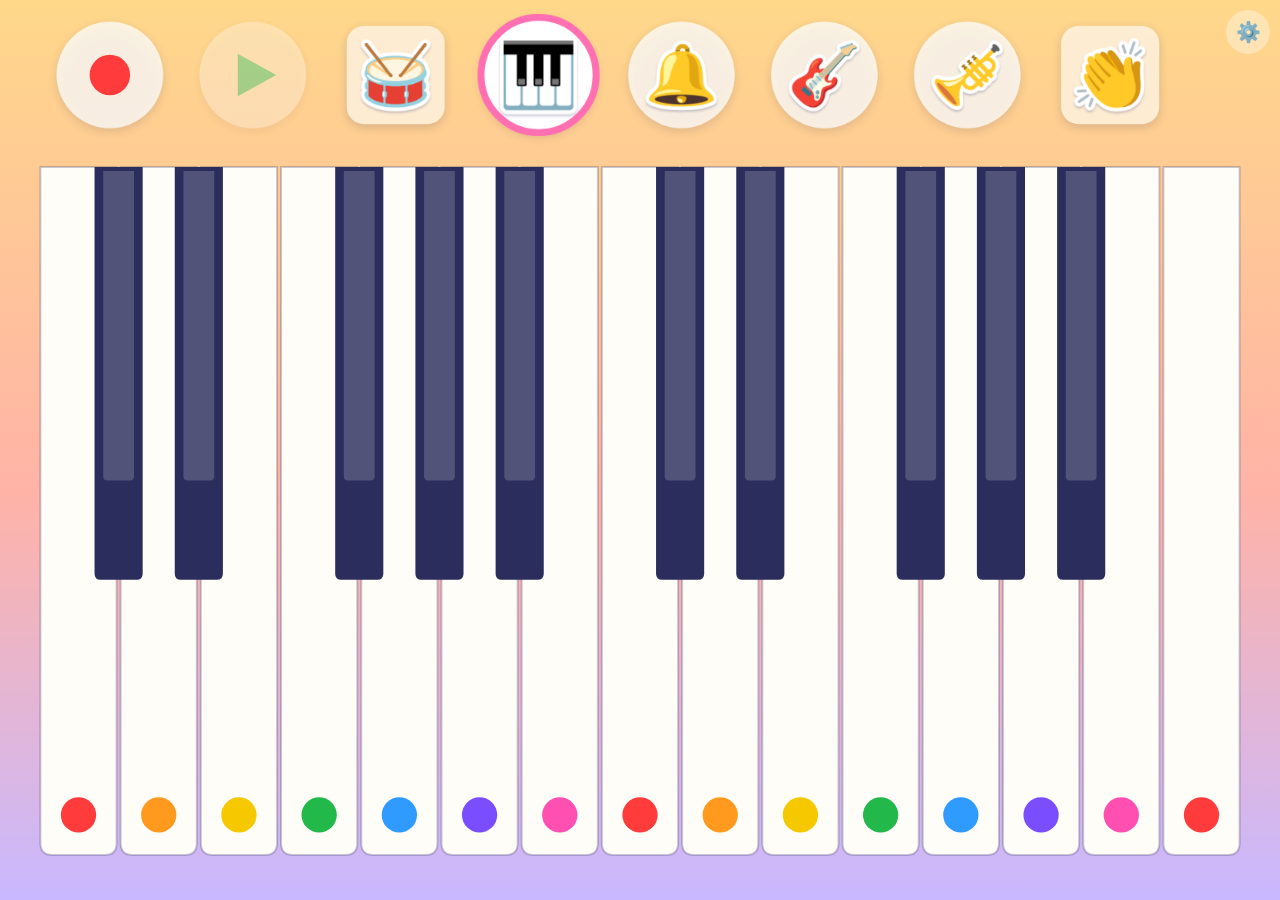
<file: little-band/index.html>
<!DOCTYPE html>
<html lang="en">
<head>
<meta charset="UTF-8">
<meta name="viewport" content="width=device-width, initial-scale=1, maximum-scale=1, user-scalable=no, viewport-fit=cover">
<meta name="apple-mobile-web-app-capable" content="yes">
<meta name="mobile-web-app-capable" content="yes">
<title>Little Band!</title>
<link rel="manifest" href="manifest.webmanifest">
<link rel="apple-touch-icon" href="icon-180.png">
<meta name="apple-mobile-web-app-title" content="Little Band">
<meta name="apple-mobile-web-app-status-bar-style" content="black-translucent">
<meta name="theme-color" content="#ffd88a">
<link rel="preload" href="../shared/KidsRounded.woff2" as="font" type="font/woff2" crossorigin>
<style>
  @font-face { font-family: "Kids Rounded"; src: url("../shared/KidsRounded.woff2") format("woff2"); font-weight: 100 900; font-display: block; }
  * { box-sizing: border-box; -webkit-tap-highlight-color: transparent; }
  html, body { margin: 0; height: 100%; overflow: hidden; overscroll-behavior: none; font-family: "Trebuchet MS", "Segoe UI", system-ui, sans-serif; user-select: none; -webkit-user-select: none; -webkit-touch-callout: none; }
  body { background: linear-gradient(180deg, #ffd88a 0%, #ffb3a7 55%, #c9b8ff 100%); }
  :root { --sat: env(safe-area-inset-top); --sab: env(safe-area-inset-bottom); --sal: env(safe-area-inset-left); --sar: env(safe-area-inset-right); }
  canvas { position: fixed; inset: 0; width: 100%; height: 100%; touch-action: none; }

  /* Parent button: small, faded, needs a long press so little fingers don't open it */
  #parentBtn { position: fixed; top: calc(10px + env(safe-area-inset-top)); right: calc(10px + env(safe-area-inset-right)); width: 44px; height: 44px; border-radius: 50%; border: none; background: rgba(255,255,255,.35); font-size: 20px; z-index: 3; touch-action: none; }
  #parentBtn .ring { position: absolute; inset: -4px; border-radius: 50%; border: 4px solid #ff6fb1; clip-path: inset(0 0 100% 0); }
  #parentBtn.holding .ring { animation: fill 1.5s linear forwards; }
  @keyframes fill { to { clip-path: inset(0 0 0 0); } }

  #panel { position: fixed; inset: 0; background: rgba(43,45,92,.45); display: none; align-items: center; justify-content: center; z-index: 5; overflow-y: auto; padding: 16px 0; }
  #panel.open { display: flex; }
  .card { background: #fff; border-radius: 24px; padding: 20px 22px; width: min(420px, 92%); color: #2b2d5c; box-shadow: 0 12px 40px rgba(0,0,0,.25); margin: auto; }
  .card h2 { margin: 0 0 4px; font-family: "Kids Rounded", "Arial Rounded MT Bold", "Trebuchet MS", sans-serif; }
  .card p { margin: 0 0 14px; font-size: 13px; opacity: .7; }
  .label { font-weight: 800; font-size: 14px; margin: 12px 0 6px; }
  .modes { display: grid; grid-template-columns: repeat(2, 1fr); gap: 8px; }
  .modes button, .toggles button, .done, .home { padding: 12px 8px; border-radius: 14px; border: 3px solid transparent; background: #eef0ff; font-weight: 800; font-size: 15px; color: #2b2d5c; cursor: pointer; }
  .modes button.on { border-color: #38c6f4; background: #e3f7ff; }
  .toggles { display: grid; grid-template-columns: repeat(3, 1fr); gap: 8px; }
  .toggles button.off { opacity: .45; }
  .done { width: 100%; margin-top: 16px; background: #ff6fb1; color: #fff; }
  .home { display: block; box-sizing: border-box; width: 100%; margin-top: 10px; text-align: center; text-decoration: none; }
</style>
<link rel="stylesheet" href="../shared/grownup.css">
</head>
<body>
<canvas id="c"></canvas>

<button id="parentBtn" aria-label="Grown-up settings (press and hold)">⚙️<span class="ring"></span></button>

<div id="panel">
  <div class="card">
    <h2>Grown-up settings</h2>
    <p>A real keyboard: hold a key to keep the note ringing, slide along to run up and down. Tap 🎹 🔔 🎸 🎺 to change the sound. ● records up to 20 seconds of playing and ▶ plays it back. With a song on, a star shows the next key; wrong keys just play. Press and hold the ⚙️ to get back here.</p>
    <div class="label">Play-along beat</div>
    <div class="modes">
      <button data-beat="0">🤫 No beat</button>
      <button data-beat="80">🐢 Slow beat</button>
      <button data-beat="104">🐇 Bouncy beat</button>
      <button data-beat="132">🚀 Dance beat</button>
    </div>
    <div class="label">Follow-the-lights song</div>
    <div class="modes">
      <button data-song="">🎹 Free play</button>
      <button data-song="twinkle">⭐ Twinkle Twinkle</button>
      <button data-song="mary">🐑 Mary's Lamb</button>
      <button data-song="buns">🥐 Hot Cross Buns</button>
      <button data-song="row" style="grid-column: span 2">🚣 Row Your Boat</button>
    </div>
    <div class="label">On the keys</div>
    <div class="modes">
      <button data-labels="colors">🌈 Color dots</button>
      <button data-labels="letters">🔤 Note letters</button>
    </div>
    <div class="label">How many keys?</div>
    <div class="modes">
      <button data-range="1">1 octave (bigger keys)</button>
      <button data-range="2">2 octaves</button>
    </div>
    <div class="label">Sound</div>
    <div class="toggles">
      <button id="tSound">🔊 Sounds</button>
      <button id="tFull" style="grid-column: span 2">⛶ Full screen</button>
    </div>
    <div data-kg-panel></div>
    <a class="home" id="home" href="../">🏠 All games</a>
    <button class="done" id="done">Let's play!</button>
  </div>
</div>

<script src="../shared/grownup.js"></script>
<script>
(() => {
  // ---------- Settings (only settings are saved) ----------
  const KEY = 'littleBand.kids.v2';
  let settings = { beat: 0, labels: 'colors', range: 0, sound: true, voice: 'piano', song: '' };
  try { Object.assign(settings, JSON.parse(localStorage.getItem(KEY)) || {}); } catch (e) {}
  const saveSettings = () => { try { localStorage.setItem(KEY, JSON.stringify(settings)); } catch (e) {} };

  // ---------- Audio: every instrument is made right here, no sound files ----------
  let actx = null, master = null, noiseBuf = null;
  let vol = 1, asleep = false; // vol: the grown-up timer's wind-down multiplier; asleep: goodnight, so nothing makes a sound
  const LIMITER_TRIM = 0.535;
  function audio() {
    if (!actx) {
      try {
        actx = new (window.AudioContext || window.webkitAudioContext)();
        // everything (notes, drums, the beat) goes master -> limiter -> speakers, so a pile of held notes can't clip
        master = actx.createGain(); master.gain.value = 0.8 * vol;
        const limiter = actx.createDynamicsCompressor();
        limiter.threshold.value = -12; limiter.knee.value = 6; limiter.ratio.value = 12; limiter.attack.value = 0.003; limiter.release.value = 0.25;
        // the compressor adds makeup gain (about +5 dB, the same for every note); this takes it back out so one note sounds as before
        const trim = actx.createGain(); trim.gain.value = LIMITER_TRIM;
        master.connect(limiter); limiter.connect(trim); trim.connect(actx.destination);
        noiseBuf = actx.createBuffer(1, actx.sampleRate * 0.5, actx.sampleRate);
        const d = noiseBuf.getChannelData(0); for (let i = 0; i < d.length; i++) d[i] = Math.random() * 2 - 1;
      } catch (e) {}
    }
    if (actx && actx.state === 'suspended' && !asleep) actx.resume();
    return actx;
  }
  const midiFreq = m => 440 * 2 ** ((m - 69) / 12);

  // Keyboard sounds. Each note holds while the key is down and lets go when it lifts.
  // parts: [wave, frequency multiple, level]; tau: how fast a held note fades (0 = keeps going)
  const VOICES = {
    piano: { icon: '🎹', parts: [['triangle', 1, 1], ['sine', 2, 0.3], ['sine', 3, 0.08]], peak: 0.3, attack: 0.005, tau: 0.7, release: 0.08 },
    bells: { icon: '🔔', parts: [['sine', 2, 1], ['sine', 6.02, 0.25], ['sine', 10.8, 0.08]], peak: 0.22, attack: 0.003, tau: 1.1, release: 0.5 },
    guitar: { icon: '🎸', parts: [['sawtooth', 0.5, 0.7], ['triangle', 0.5, 0.6]], peak: 0.28, attack: 0.004, tau: 0.45, release: 0.1, filter: 1600, sweep: 500 },
    horn: { icon: '🎺', parts: [['square', 1, 0.6], ['sawtooth', 1.004, 0.5]], peak: 0.13, attack: 0.06, tau: 0, release: 0.1, filter: 1500 },
  };
  const MAX_VOICES = 10, liveVoices = []; // key voices still sounding, oldest first
  function startVoice(name, freq) {
    // a crowd of held notes only turns to mush, so the oldest steps aside for the newest
    while (liveVoices.length >= MAX_VOICES) liveVoices[0].end(0.03);
    const v = VOICES[name], t = actx.currentTime;
    const g = actx.createGain();
    g.gain.setValueAtTime(0, t);
    g.gain.linearRampToValueAtTime(v.peak, t + v.attack);
    if (v.tau) g.gain.setTargetAtTime(0, t + v.attack, v.tau);
    let out = g;
    if (v.filter) {
      const f = actx.createBiquadFilter(); f.type = 'lowpass'; f.frequency.setValueAtTime(v.filter, t);
      if (v.sweep) f.frequency.setTargetAtTime(v.sweep, t, 0.15); // a pluck that mellows out
      g.connect(f); out = f;
    }
    out.connect(master);
    const oscs = v.parts.map(([type, mul, lvl]) => {
      const o = actx.createOscillator(), og = actx.createGain();
      o.type = type; o.frequency.value = freq * mul; og.gain.value = lvl;
      o.connect(og).connect(g); o.start(t);
      return o;
    });
    let done = false;
    const voice = {
      // fade: 0 means the normal release; a number is a quick fade of that many seconds (used when stealing)
      end(fade) {
        if (done) return; // stopping twice (a stolen voice whose finger lifts later) is harmless
        done = true; liveVoices.splice(liveVoices.indexOf(voice), 1);
        const now = actx.currentTime;
        if (g.gain.cancelAndHoldAtTime) g.gain.cancelAndHoldAtTime(now);
        else { g.gain.cancelScheduledValues(now); g.gain.setValueAtTime(g.gain.value, now); }
        if (fade) { g.gain.linearRampToValueAtTime(0, now + fade); oscs.forEach(o => o.stop(now + fade + 0.01)); }
        else { g.gain.setTargetAtTime(0, now, v.release); oscs.forEach(o => o.stop(now + v.release * 8)); }
      },
      stop() { voice.end(0); },
    };
    liveVoices.push(voice);
    return voice;
  }
  function env(g, t, peak, attack, dur) {
    g.gain.setValueAtTime(0.0001, t);
    g.gain.exponentialRampToValueAtTime(peak, t + attack);
    g.gain.exponentialRampToValueAtTime(0.0001, t + dur);
  }
  function noise(t, dur, peak, type, freq) {
    const s = actx.createBufferSource(), f = actx.createBiquadFilter(), g = actx.createGain();
    s.buffer = noiseBuf; f.type = type; f.frequency.value = freq;
    env(g, t, peak, 0.003, dur);
    s.connect(f).connect(g).connect(master); s.start(t); s.stop(t + dur + 0.05);
  }
  function kick(t, peak = 0.6) {
    const o = actx.createOscillator(), g = actx.createGain();
    o.frequency.setValueAtTime(150, t); o.frequency.exponentialRampToValueAtTime(45, t + 0.3);
    env(g, t, peak, 0.005, 0.35);
    o.connect(g).connect(master); o.start(t); o.stop(t + 0.4);
  }
  const PADS = {
    drum(t) { kick(t); noise(t, 0.08, 0.12, 'lowpass', 1200); },
    clap(t) { [0, 0.012, 0.026].forEach(d => noise(t + d, 0.09, 0.35, 'bandpass', 1500)); },
  };

  // ---------- Play-along beat (scheduled ahead on the audio clock so it never drifts) ----------
  let nextBeat = 0, beatN = 0, beatPulse = 0;
  const beatTimes = [];
  function scheduleBeat() {
    if (!settings.beat || !settings.sound || !actx || actx.state !== 'running') { nextBeat = 0; return; }
    const spb = 60 / settings.beat / 2; // eighth notes
    if (nextBeat < actx.currentTime) { nextBeat = actx.currentTime + 0.05; beatN = 0; }
    while (nextBeat < actx.currentTime + 0.12) {
      const t = nextBeat;
      if (beatN % 4 === 0) { kick(t, 0.35); beatTimes.push(t); }
      if (beatN % 4 === 2) noise(t, 0.1, 0.08, 'bandpass', 1800);
      noise(t, 0.04, 0.03, 'highpass', 7000);
      nextBeat += spb; beatN++;
    }
  }
  setInterval(scheduleBeat, 25);

  // ---------- Canvas & layout ----------
  const cv = document.getElementById('c'), ctx = cv.getContext('2d');
  let W = 0, H = 0;
  const unit = () => Math.min(W, H);

  // Classroom bell colors for C D E F G A B, so a song can be taught by color
  const NOTE_COLORS = ['#ff3b3b', '#ff9a1f', '#f5c800', '#22b84a', '#2f9bff', '#7a4dff', '#ff4fb0'];
  const NOTE_NAMES = ['C', 'D', 'E', 'F', 'G', 'A', 'B'];
  const WHITE_STEPS = [0, 2, 4, 5, 7, 9, 11];
  const HAS_BLACK = [true, true, false, true, true, true, false]; // a black key sits after C D F G A

  let keys = [], buttons = [];
  const ICON_FONT = '"Apple Color Emoji","Segoe UI Emoji","Noto Color Emoji",sans-serif';
  const SS = 1.3; // sprites are drawn a little oversize so bouncing buttons stay sharp
  let dpr = 1, staticKeys = null, sbox = null, sprites = {}, stickers = new Map(), dirty = true, wasAnimating = true; // see Drawing
  const inset = name => parseFloat(getComputedStyle(document.documentElement).getPropertyValue(name)) || 0;
  const autoRange = () => (W - 2 * Math.max(12, W * 0.03)) / 15 >= 52 ? 2 : 1;
  function layout() {
    const sl = inset('--sal'), sr = inset('--sar'), st = inset('--sat'), sb = inset('--sab');
    const padX = Math.max(12, W * 0.03), left = padX + sl, right = W - padX - sr;
    const octaves = settings.range || autoRange();
    const nWhite = octaves * 7 + 1; // end on the top C
    const ww = (right - left) / nWhite;
    // keyboard sits low, within thumb reach, but off the very bottom edge where wrists rest
    const bottom = H - Math.max(20, H * 0.05) - sb;
    const portrait = H > W * 1.15;
    // wide screens: the instrument row shares the top line with the ⚙️; tall screens start below it
    const stripTop = (portrait ? Math.max(64, H * 0.07) : 10) + st;
    // tall screens: keep keys piano-shaped instead of stretching them into sticks
    const maxKey = portrait ? ww * 6 : Infinity;
    const minStrip = portrait ? Math.min(260, H * 0.3) : Math.max(80, Math.min(130, H * 0.24));
    const kh = Math.min(maxKey, bottom - stripTop - minStrip - Math.max(14, H * 0.03));
    const top = bottom - kh;

    // instrument buttons fill the space above: one row when wide, two rows of three when tall
    const order = ['rec', 'play', 'drum', 'piano', 'bells', 'guitar', 'horn', 'clap'];
    const rows = portrait ? 2 : 1, cols = order.length / rows;
    const areaH = top - Math.max(14, H * 0.03) - stripTop;
    const cw = (right - left - (portrait ? 0 : 60)) / cols, rh = Math.min(areaH / rows, portrait ? 150 : Infinity);
    const r = Math.min(rh / 2, cw / 2) * 0.82;
    const y0 = stripTop + (areaH - rh * rows) / 2;
    const oldBtn = buttons;
    // portrait: drum and clap stacked on the left, the four sounds in the middle, record and play on the right
    const slot = portrait ? ['drum', 'piano', 'bells', 'rec', 'clap', 'guitar', 'horn', 'play'] : order;
    buttons = slot.map((id, i) => ({ id, x: left + cw * (i % cols + 0.5), y: y0 + rh * (((i / cols) | 0) + 0.5), r,
      icon: id === 'drum' ? '🥁' : id === 'clap' ? '👏' : VOICES[id] ? VOICES[id].icon : '', pad: id === 'drum' || id === 'clap', ctrl: id === 'rec' || id === 'play',
      bounce: (oldBtn.find(b => b.id === id) || {}).bounce || 0 }));

    keys = [];
    for (let i = 0; i < nWhite; i++) {
      const deg = i % 7, oct = (i / 7) | 0, midi = 60 + oct * 12 + WHITE_STEPS[deg];
      keys.push({ white: true, midi, deg, x: left + i * ww, y: top, w: ww, h: kh, color: NOTE_COLORS[deg], name: NOTE_NAMES[deg] });
    }
    for (let i = 0; i < nWhite - 1; i++) {
      const deg = i % 7; if (!HAS_BLACK[deg]) continue;
      const bw = ww * 0.6, midi = keys[i].midi + 1;
      keys.push({ white: false, midi, deg, x: left + (i + 1) * ww - bw / 2, y: top, w: bw, h: kh * 0.6, color: NOTE_COLORS[deg] });
    }
    rebuild();
  }
  function resize() {
    dpr = Math.min(devicePixelRatio || 1, 2);
    W = innerWidth; H = innerHeight;
    cv.width = W * dpr; cv.height = H * dpr;
    ctx.setTransform(dpr, 0, 0, dpr, 0, 0);
    releaseAll(); layout();
  }

  // ---------- Follow-the-lights songs (all within one octave from middle C) ----------
  const SONGS = {
    twinkle: [60,60,67,67,69,69,67, 65,65,64,64,62,62,60, 67,67,65,65,64,64,62, 67,67,65,65,64,64,62, 60,60,67,67,69,69,67, 65,65,64,64,62,62,60],
    mary:    [64,62,60,62,64,64,64, 62,62,62, 64,67,67, 64,62,60,62,64,64,64,64, 62,62,64,62,60],
    buns:    [64,62,60, 64,62,60, 60,60,60,60, 62,62,62,62, 64,62,60],
    row:     [60,60,60,62,64, 64,62,64,65,67, 72,72,72,67,67,67,64,64,64,60,60,60, 67,65,64,62,60],
  };
  let songPos = 0, songDone = 0;
  const songTarget = () => (settings.song && !songDone ? SONGS[settings.song][songPos] : null);
  function songStep(midi) {
    if (midi !== songTarget()) return; // wrong keys just play, nothing to fail
    if (++songPos >= SONGS[settings.song].length) {
      songDone = 1; celebrate();
      setTimeout(() => { songPos = 0; songDone = 0; }, 2500);
    }
  }
  const confetti = [];
  const BRIGHT = ['#ff3b3b', '#ff9a1f', '#f5c800', '#22b84a', '#2f7bff', '#a04dff', '#ff4fb0'];
  function blip(name, midi, ms) { if (settings.sound && audio()) { const v = startVoice(name, midiFreq(midi)); setTimeout(() => v.stop(), ms); } }
  function celebrate() {
    [0, 4, 7, 12].forEach((n, i) => setTimeout(() => blip('bells', 72 + n, 300), 300 + i * 120));
    for (let k = 0; k < 120; k++) confetti.push({ x: Math.random() * W, y: -20 - Math.random() * H * 0.5, vx: (Math.random() - 0.5) * 60, vy: 120 + Math.random() * 160,
      rot: Math.random() * 6, vr: (Math.random() - 0.5) * 10, w: 8 + Math.random() * 8, h: 5 + Math.random() * 5, color: BRIGHT[k % BRIGHT.length], t: 0 });
  }

  // ---------- Playing ----------
  const fingers = new Map(); // pointerId -> { key, voice } or { button }
  const held = new Map();    // midi -> how many fingers are on it (for drawing)
  const notes = [];

  function keyAt(x, y) {
    // black keys sit on top, so check them first
    for (const k of keys) if (!k.white && x >= k.x && x < k.x + k.w && y >= k.y && y < k.y + k.h) return k;
    for (const k of keys) if (k.white && x >= k.x && x < k.x + k.w && y >= k.y - 8 && y < k.y + k.h + 16) return k;
    return null;
  }
  const buttonAt = (x, y) => buttons.find(b => (b.x - x) ** 2 + (b.y - y) ** 2 <= (b.r + 10) ** 2);
  const bump = (m, midi, d) => { const n = (m.get(midi) || 0) + d; n > 0 ? m.set(midi, n) : m.delete(midi); };
  function puff(k, glyph) {
    notes.push({ x: k.x + k.w / 2, y: k.y - 6, vx: (Math.random() - 0.5) * 40, t: 0, color: k.color, glyph, size: Math.max(22, unit() * 0.06) });
  }
  function pressKey(k) {
    bump(held, k.midi, 1);
    songStep(k.midi);
    puff(k, ['♪', '♫', '♩', '♬'][(Math.random() * 4) | 0]);
    if (!settings.sound || !audio()) return null;
    return startVoice(settings.voice, midiFreq(k.midi));
  }
  function releaseKey(f) {
    if (!f || !f.key) return;
    bump(held, f.key.midi, -1);
    if (f.voice) f.voice.stop();
    if (f.ev && rec) f.ev.dur = Math.max(0.08, clock() - rec.t0 - f.ev.t);
  }
  function releaseAll() { for (const f of fingers.values()) releaseKey(f); fingers.clear(); held.clear(); dirty = true; }

  // ---------- Record & play back ----------
  // A take is a list of { t, kind: 'key' | 'pad', midi, voice, dur, id } in seconds from the start.
  const MAX_REC = 20, clock = () => performance.now() / 1000;
  let rec = null, take = null, playing = null;
  // The last take is kept across reloads (progress, in its own key apart from settings). Anything odd in storage is dropped.
  const TAKE_KEY = 'littleBand.take.v1';
  const num = (x, a, b) => typeof x === 'number' && isFinite(x) ? Math.max(a, Math.min(b, x)) : null;
  function cleanTake(list) {
    if (!Array.isArray(list)) return null;
    const out = [];
    for (const e of list.slice(0, 2000)) {
      const t = e && num(e.t, 0, MAX_REC + 1);
      if (t == null) continue;
      if (e.kind === 'pad' && PADS[e.id]) out.push({ t, kind: 'pad', id: e.id });
      else if (e.kind === 'key' && VOICES[e.voice] && num(e.midi, 21, 108) != null) out.push({ t, kind: 'key', midi: Math.round(e.midi), voice: e.voice, dur: num(e.dur, 0.08, MAX_REC) || 0.4 });
    }
    return out.length ? out : null;
  }
  try { take = cleanTake(JSON.parse(localStorage.getItem(TAKE_KEY))); } catch (e) {}
  const saveTake = () => { try { localStorage.setItem(TAKE_KEY, JSON.stringify(take)); } catch (e) {} };
  const ghost = new Map(); // keys lit by playback
  function recEvent(ev) { if (!rec) return null; ev.t = clock() - rec.t0; rec.events.push(ev); return ev; }
  function startRec() { stopPlay(); rec = { t0: clock(), events: [] }; blip('bells', 72, 120); }
  function stopRec() {
    if (!rec) return;
    if (rec.events.length) { take = rec.events; saveTake(); }
    rec = null; blip('bells', 67, 120);
  }
  function startPlay() {
    if (!take || !audio()) return;
    stopRec();
    playing = { timers: [], voices: new Set() };
    const P = playing, end = Math.max(...take.map(e => e.t + (e.dur || 0.2)));
    for (const ev of take) P.timers.push(setTimeout(() => {
      if (ev.kind === 'pad') { if (settings.sound) PADS[ev.id](actx.currentTime); const b = buttons.find(b => b.id === ev.id); if (b) b.bounce = 1; return; }
      const k = keys.find(k => k.midi === ev.midi);
      bump(ghost, ev.midi, 1);
      if (k) puff(k, '♪');
      const v = settings.sound ? startVoice(ev.voice, midiFreq(ev.midi)) : null;
      if (v) P.voices.add(v);
      P.timers.push(setTimeout(() => {
        if (v) { v.stop(); P.voices.delete(v); }
        bump(ghost, ev.midi, -1);
      }, ev.dur * 1000));
    }, ev.t * 1000));
    P.timers.push(setTimeout(() => { if (playing === P) playing = null; }, (end + 0.3) * 1000));
  }
  function stopPlay() {
    if (!playing) return;
    playing.timers.forEach(clearTimeout); playing.voices.forEach(v => v.stop());
    playing = null; ghost.clear();
  }

  function tapButton(b) {
    b.bounce = 1; dirty = true;
    if (!audio()) return;
    if (b.id === 'rec') { rec ? stopRec() : startRec(); return; }
    if (b.id === 'play') { playing ? stopPlay() : startPlay(); return; }
    if (b.pad) { if (settings.sound) PADS[b.id](actx.currentTime); recEvent({ kind: 'pad', id: b.id }); return; }
    settings.voice = b.id; saveSettings();
    // a quick hello in the new sound
    blip(b.id, 67, 250);
  }

  const grab = k => k ? { key: k, voice: pressKey(k), ev: recEvent({ kind: 'key', midi: k.midi, voice: settings.voice, dur: 0.4 }) } : {};
  cv.addEventListener('pointerdown', e => {
    e.preventDefault(); audio();
    const b = buttonAt(e.clientX, e.clientY);
    if (b) { tapButton(b); fingers.set(e.pointerId, { button: b }); return; }
    fingers.set(e.pointerId, grab(keyAt(e.clientX, e.clientY)));
  });
  cv.addEventListener('pointermove', e => {
    const f = fingers.get(e.pointerId);
    if (!f || f.button) return;
    // slide along the keys: let go of the old note, play the new one
    const k = keyAt(e.clientX, e.clientY);
    if (k === (f.key || null)) return;
    releaseKey(f);
    fingers.set(e.pointerId, grab(k));
  });
  const lift = e => { releaseKey(fingers.get(e.pointerId)); fingers.delete(e.pointerId); };
  addEventListener('pointerup', lift); addEventListener('pointercancel', lift);
  addEventListener('blur', releaseAll);
  document.addEventListener('visibilitychange', () => { if (document.hidden) releaseAll(); });
  addEventListener('contextmenu', e => e.preventDefault());
  document.addEventListener('gesturestart', e => e.preventDefault()); // iOS pinch zoom

  addEventListener('resize', resize); resize();

  // ---------- Drawing ----------
  // Soft shadows are slow on iPad Safari, so everything that doesn't change is drawn once in rebuild():
  // the resting white keys go on one offscreen layer and each button (shadow and all) becomes a sprite.
  // Frames then only draw what is live, and when nothing moves they draw nothing at all.
  function roundRect(c, x, y, w, h, r) {
    c.beginPath();
    c.moveTo(x, y); c.lineTo(x + w, y); c.lineTo(x + w, y + h - r);
    c.quadraticCurveTo(x + w, y + h, x + w - r, y + h); c.lineTo(x + r, y + h);
    c.quadraticCurveTo(x, y + h, x, y + h - r); c.closePath();
  }
  // Sticker look shared by all the games: the glyph with a white outline (6% of its size, at least 2px)
  // and a soft drop shadow, baked into a sprite once per glyph and size bucket (rounded up to 8px).
  function sticker(glyph, size) {
    const bucket = Math.ceil(size / 8) * 8, key = glyph + '|' + bucket;
    let st = stickers.get(key);
    if (st) return st;
    const k = dpr * SS, out = Math.max(2, bucket * 0.06), blur = bucket * 0.04, drop = bucket * 0.03;
    const L = Math.ceil(bucket * 1.3 + 2 * (out + blur * 2 + drop + 2)), px = Math.ceil(L * k);
    const mk = () => { const c = document.createElement('canvas'); c.width = c.height = px; return c; };
    const glyphAt = g => {
      g.setTransform(k, 0, 0, k, px / 2, px / 2);
      g.textAlign = 'center'; g.textBaseline = 'middle'; g.fillStyle = '#000'; // color emoji take on the fill's transparency
      g.font = `${bucket}px ${ICON_FONT}`; g.fillText(glyph, 0, 0);
      g.setTransform(1, 0, 0, 1, 0, 0);
    };
    // the glyph's silhouette in white, stamped at 16 offsets around a circle to grow the outline
    const sil = mk(), sg = sil.getContext('2d');
    glyphAt(sg); sg.globalCompositeOperation = 'source-in'; sg.fillStyle = '#fff'; sg.fillRect(0, 0, px, px);
    const ring = mk(), rg = ring.getContext('2d');
    for (let i = 0; i < 16; i++) { const a = i / 16 * Math.PI * 2; rg.drawImage(sil, Math.cos(a) * out * k, Math.sin(a) * out * k); }
    rg.drawImage(sil, 0, 0);
    const c = mk(), g = c.getContext('2d');
    g.shadowColor = 'rgba(43,45,92,.25)'; g.shadowBlur = blur * k; g.shadowOffsetY = drop * k; // one shadow for the whole outline
    g.drawImage(ring, 0, 0);
    g.shadowColor = 'transparent';
    glyphAt(g);
    st = { img: c, size: L, bucket };
    stickers.set(key, st);
    return st;
  }
  function makeSprite(b, on) {
    const half = Math.ceil(b.r * 1.15 + 16), px = Math.ceil(2 * half * dpr * SS);
    const cv2 = document.createElement('canvas'); cv2.width = cv2.height = px;
    const g = cv2.getContext('2d'); g.setTransform(dpr * SS, 0, 0, dpr * SS, px / 2, px / 2);
    // sound switches are circles; drum and clap are square pads you hit
    g.beginPath();
    if (b.pad) { const q = b.r * 0.92, c = q * 0.35; g.moveTo(-q + c, -q); g.arcTo(q, -q, q, q, c); g.arcTo(q, q, -q, q, c); g.arcTo(-q, q, -q, -q, c); g.arcTo(-q, -q, q, -q, c); g.closePath(); }
    else g.arc(0, 0, b.r, 0, Math.PI * 2);
    g.fillStyle = b.ctrl ? (on ? (b.id === 'rec' ? '#ffe3e3' : '#e0fbe8') : 'rgba(255,255,255,.75)') : b.pad ? 'rgba(255,240,214,.95)' : on ? '#fff' : 'rgba(255,255,255,.75)';
    g.shadowColor = 'rgba(43,45,92,.2)'; g.shadowBlur = 10 * SS; g.shadowOffsetY = 3 * SS; // blur and offset are in device pixels
    g.fill();
    g.shadowColor = 'transparent';
    if (on && !b.ctrl) { g.lineWidth = Math.max(5, b.r * 0.12); g.strokeStyle = '#ff6fb1'; g.stroke(); }
    if (b.icon) {
      const fs = b.r * 1.1, st = sticker(b.icon, fs), sz = st.size * fs / st.bucket;
      g.drawImage(st.img, -sz / 2, b.r * 0.06 - sz / 2, sz, sz);
    }
    return { img: cv2, size: px / (dpr * SS) };
  }
  // Everything built from fonts and shadows lives here, so it can be run again when a font loads.
  function rebuild() {
    sprites = {}; stickers.clear();
    for (const b of buttons) {
      if (b.ctrl) { sprites[b.id] = makeSprite(b, false); sprites[b.id + ':on'] = makeSprite(b, true); }
      else { sprites[b.id] = makeSprite(b, false); if (!b.pad) sprites[b.id + ':on'] = makeSprite(b, true); }
    }
    const whites = keys.filter(k => k.white);
    if (whites.length) {
      const first = whites[0], lastK = whites[whites.length - 1];
      sbox = { x: Math.floor(first.x) - 2, y: Math.floor(first.y) - 2, w: Math.ceil(lastK.x + lastK.w - first.x) + 4, h: Math.ceil(first.h) + 4 };
      staticKeys = staticKeys || document.createElement('canvas');
      staticKeys.width = Math.ceil(sbox.w * dpr); staticKeys.height = Math.ceil(sbox.h * dpr);
      const g = staticKeys.getContext('2d');
      g.setTransform(dpr, 0, 0, dpr, -sbox.x * dpr, -sbox.y * dpr);
      for (const k of whites) drawKey(g, k, false, 0);
    }
    dirty = true;
  }
  function drawControl(b) {
    const isRec = b.id === 'rec', active = isRec ? !!rec : !!playing, ready = isRec || !!take;
    const pulse = active ? 1 + Math.sin(performance.now() / 160) * 0.06 : 1;
    const s = pulse + Math.sin(b.bounce * Math.PI) * 0.15, sp = sprites[b.id + (active ? ':on' : '')];
    ctx.save(); ctx.translate(b.x, b.y); ctx.scale(s, s); ctx.globalAlpha = ready ? 1 : 0.4;
    ctx.drawImage(sp.img, -sp.size / 2, -sp.size / 2, sp.size, sp.size);
    const col = isRec ? '#ff3b3b' : '#22b84a';
    if (rec && isRec) {
      // how much of the 20 seconds is used
      ctx.lineWidth = Math.max(5, b.r * 0.12); ctx.strokeStyle = col; ctx.lineCap = 'round';
      ctx.beginPath(); ctx.arc(0, 0, b.r, -Math.PI / 2, -Math.PI / 2 + Math.PI * 2 * Math.min(1, (clock() - rec.t0) / MAX_REC)); ctx.stroke();
    }
    ctx.fillStyle = col;
    if (isRec) { ctx.beginPath(); ctx.arc(0, 0, b.r * 0.38, 0, Math.PI * 2); ctx.fill(); }
    else if (playing) { const q = b.r * 0.3; ctx.fillRect(-q, -q, q * 2, q * 2); }
    else { const q = b.r * 0.4; ctx.beginPath(); ctx.moveTo(-q * 0.7, -q); ctx.lineTo(q * 1.1, 0); ctx.lineTo(-q * 0.7, q); ctx.closePath(); ctx.fill(); }
    ctx.restore();
  }
  function drawButton(b) {
    if (b.ctrl) return drawControl(b);
    const on = !b.pad && settings.voice === b.id;
    const s = (on ? 1.08 : 1) + Math.sin(b.bounce * Math.PI) * 0.15 + (b.pad ? beatPulse * 0.06 : 0);
    const sp = sprites[b.id + (on ? ':on' : '')];
    ctx.save(); ctx.translate(b.x, b.y); ctx.scale(s, s);
    ctx.drawImage(sp.img, -sp.size / 2, -sp.size / 2, sp.size, sp.size);
    ctx.restore();
  }
  // glow: how strongly the song's next-key color shows (0 = none)
  function drawKey(c, k, down, glow) {
    const r = Math.min(12, k.w * 0.18), dy = down ? 4 : 0;
    if (k.white) {
      c.fillStyle = down ? k.color : '#fffdf8';
      roundRect(c, k.x + 2, k.y + dy, k.w - 4, k.h - dy, r); c.fill();
      // the next key of the song glows in its own color
      if (glow) { c.globalAlpha = glow; c.fillStyle = k.color; c.fill(); c.globalAlpha = 1; }
      c.lineWidth = 2; c.strokeStyle = 'rgba(43,45,92,.25)'; c.stroke();
      // the label sits near the bottom where a finger doesn't cover it
      const cx = k.x + k.w / 2, cy = k.y + k.h - Math.min(k.w * 0.5, k.h * 0.12);
      if (settings.labels === 'letters') {
        c.font = `900 ${Math.min(k.w * 0.5, 34)}px "Kids Rounded","Arial Rounded MT Bold","Trebuchet MS",sans-serif`;
        c.textAlign = 'center'; c.textBaseline = 'middle';
        c.fillStyle = down ? '#fff' : k.color; c.fillText(k.name, cx, cy);
      } else {
        c.fillStyle = down ? '#fff' : k.color;
        c.beginPath(); c.arc(cx, cy, Math.min(k.w * 0.22, 18), 0, Math.PI * 2); c.fill();
      }
    } else {
      c.fillStyle = down ? k.color : '#2b2d5c';
      roundRect(c, k.x, k.y + dy, k.w, k.h - dy, r * 0.7); c.fill();
      // a darker shade when pressed, so it doesn't merge with the white key next to it
      if (down) { c.fillStyle = 'rgba(43,45,92,.35)'; c.fill(); c.lineWidth = 2; c.strokeStyle = '#2b2d5c'; c.stroke(); }
      if (!down) { c.fillStyle = 'rgba(255,255,255,.18)'; roundRect(c, k.x + k.w * 0.18, k.y + 4, k.w * 0.64, k.h * 0.75, r * 0.5); c.fill(); }
    }
  }

  let last = performance.now();
  function update(dt) {
    if (rec && clock() - rec.t0 > MAX_REC) stopRec();
    for (const b of buttons) b.bounce = Math.max(0, b.bounce - dt * 3);
    // pulse the drum and clap pads on the beat as the audio clock reaches it
    if (actx) while (beatTimes.length && beatTimes[0] <= actx.currentTime) { beatTimes.shift(); beatPulse = 1; }
    beatPulse = Math.max(0, beatPulse - dt * 4);
    for (let i = notes.length - 1; i >= 0; i--) {
      const n = notes[i]; n.t += dt; n.y -= unit() * 0.15 * dt; n.x += (n.vx + Math.sin(n.t * 6) * 30) * dt;
      if (n.t > 1.1) notes.splice(i, 1);
    }
    for (let i = confetti.length - 1; i >= 0; i--) {
      const c = confetti[i]; c.t += dt; c.x += (c.vx + Math.sin(c.t * 3 + c.rot) * 40) * dt; c.y += c.vy * dt; c.rot += c.vr * dt;
      if (c.y > H + 30) confetti.splice(i, 1);
    }
  }
  const isDown = k => held.has(k.midi) || ghost.has(k.midi);
  // true while anything on screen is moving, so the loop knows when it can rest
  const animating = () => held.size || ghost.size || notes.length || confetti.length || beatPulse > 0 || rec || playing || songTarget() !== null || buttons.some(b => b.bounce > 0);
  function draw() {
    ctx.clearRect(0, 0, W, H);
    for (const b of buttons) drawButton(b);
    if (staticKeys) ctx.drawImage(staticKeys, sbox.x, sbox.y, sbox.w, sbox.h);
    // only keys that differ from the resting layer are redrawn: pressed, ghosted or glowing
    const target = songTarget(), now = performance.now();
    for (const k of keys) {
      if (!k.white) continue;
      const down = isDown(k), glow = !down && target === k.midi ? 0.3 + 0.25 * Math.sin(now / 160) : 0;
      if (down || glow) { ctx.clearRect(k.x, k.y - 2, k.w, k.h + 4); drawKey(ctx, k, down, glow); }
    }
    for (const k of keys) if (!k.white) drawKey(ctx, k, isDown(k), 0);
    // a bouncing star above the next song key
    const tk = keys.find(k => k.midi === songTarget());
    if (tk) {
      // drawn inside the key, below the black keys and above its label, so it never hits the buttons
      const s = Math.max(26, Math.min(52, tk.w * 0.75));
      ctx.font = `${s}px "Apple Color Emoji","Segoe UI Emoji","Noto Color Emoji",sans-serif`;
      ctx.textAlign = 'center'; ctx.textBaseline = 'middle'; ctx.fillStyle = '#000';
      ctx.fillText('⭐', tk.x + tk.w / 2, tk.y + tk.h * 0.72 - Math.abs(Math.sin(performance.now() / 220)) * s * 0.3);
    }
    ctx.textAlign = 'center'; ctx.textBaseline = 'middle';
    for (const n of notes) {
      ctx.globalAlpha = Math.max(0, 1 - n.t / 1.1);
      ctx.font = `900 ${n.size}px "Kids Rounded","Arial Rounded MT Bold","Trebuchet MS",sans-serif`;
      ctx.lineWidth = n.size * 0.12; ctx.strokeStyle = '#fff'; ctx.lineJoin = 'round';
      ctx.strokeText(n.glyph, n.x, n.y); ctx.fillStyle = n.color; ctx.fillText(n.glyph, n.x, n.y);
    }
    ctx.globalAlpha = 1;
    for (const c of confetti) {
      ctx.save(); ctx.translate(c.x, c.y); ctx.rotate(c.rot); ctx.fillStyle = c.color;
      ctx.fillRect(-c.w / 2, -c.h / 2, c.w, c.h); ctx.restore();
    }
  }
  function loop(t) {
    const dt = Math.min(0.05, (t - last) / 1000); last = t;
    update(dt);
    const busy = animating();
    if (busy || wasAnimating || dirty) { draw(); dirty = false; } // one last draw after the motion stops
    wasAnimating = !!busy;
    requestAnimationFrame(loop);
  }

  // ---------- Grown-up panel (press & hold 1.5s) ----------
  const pb = document.getElementById('parentBtn'), panel = document.getElementById('panel');
  let holdTimer = null;
  const startHold = e => { e.preventDefault(); pb.classList.add('holding'); clearTimeout(holdTimer); holdTimer = setTimeout(openPanel, 1500); };
  const endHold = () => { pb.classList.remove('holding'); clearTimeout(holdTimer); };
  pb.addEventListener('pointerdown', startHold);
  pb.addEventListener('pointerup', endHold); pb.addEventListener('pointerleave', endHold); pb.addEventListener('pointercancel', endHold);

  function openPanel() { endHold(); releaseAll(); syncPanel(); panel.classList.add('open'); }
  const each = (sel, fn) => document.querySelectorAll(sel).forEach(fn);
  function syncPanel() {
    each('[data-beat]', b => b.classList.toggle('on', +b.dataset.beat === settings.beat));
    each('[data-labels]', b => b.classList.toggle('on', b.dataset.labels === settings.labels));
    each('[data-song]', b => b.classList.toggle('on', b.dataset.song === settings.song));
    each('[data-range]', b => b.classList.toggle('on', +b.dataset.range === (settings.range || autoRange())));
    document.getElementById('tSound').classList.toggle('off', !settings.sound);
  }
  each('[data-beat]', b => b.onclick = () => { settings.beat = +b.dataset.beat; saveSettings(); syncPanel(); audio(); });
  each('[data-song]', b => b.onclick = () => { settings.song = b.dataset.song; songPos = 0; songDone = 0; dirty = true; saveSettings(); syncPanel(); });
  each('[data-labels]', b => b.onclick = () => { settings.labels = b.dataset.labels; saveSettings(); syncPanel(); rebuild(); });
  each('[data-range]', b => b.onclick = () => { settings.range = +b.dataset.range; saveSettings(); layout(); syncPanel(); });
  document.getElementById('tSound').onclick = () => { settings.sound = !settings.sound; saveSettings(); syncPanel(); };
  document.getElementById('tFull').onclick = () => {
    const el = document.documentElement;
    if (document.fullscreenElement) document.exitFullscreen();
    else (el.requestFullscreen || el.webkitRequestFullscreen || (() => {})).call(el);
  };
  document.getElementById('done').onclick = () => { panel.classList.remove('open'); audio(); };

  requestAnimationFrame(loop);
  // The shared grown-up timer eases the sound down at bedtime and stops it at goodnight
  if (window.KidsGrownup) KidsGrownup.register({
    setVolume(v) { vol = v; asleep = false; if (master) master.gain.setTargetAtTime(0.8 * v, actx.currentTime, 0.3); },
    pause() { asleep = true; releaseAll(); stopPlay(); if (rec) stopRec(); if (actx) actx.suspend(); },
  });
  // Canvas text doesn't wait for web fonts: the key labels live in the cached layers, so build them again once the font is in
  if (document.fonts && document.fonts.load) document.fonts.load('900 64px "Kids Rounded"').then(() => rebuild(), () => {});

  // Offline support (only works over HTTPS or localhost)
  if ('serviceWorker' in navigator && window.isSecureContext) navigator.serviceWorker.register('sw.js').catch(() => {});
})();
</script>
</body>
</html>
</file>
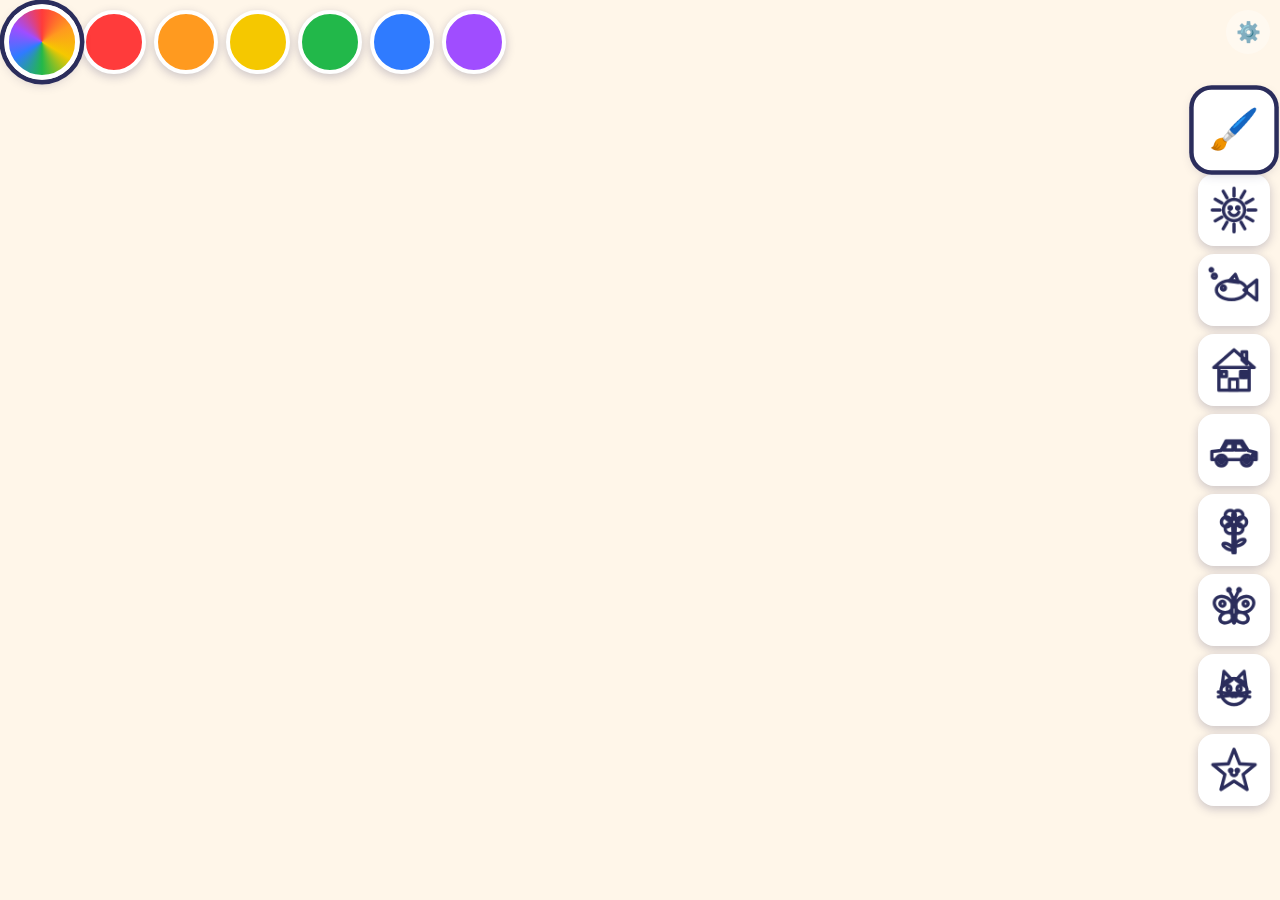
<file: magic-paint/index.html>
<!DOCTYPE html>
<html lang="en">
<head>
<meta charset="UTF-8">
<meta name="viewport" content="width=device-width, initial-scale=1, maximum-scale=1, user-scalable=no, viewport-fit=cover">
<meta name="apple-mobile-web-app-capable" content="yes">
<meta name="mobile-web-app-capable" content="yes">
<title>Magic Paint!</title>
<link rel="manifest" href="manifest.webmanifest">
<link rel="apple-touch-icon" href="icon-180.png">
<meta name="apple-mobile-web-app-title" content="Magic Paint">
<meta name="apple-mobile-web-app-status-bar-style" content="black-translucent">
<meta name="theme-color" content="#fff6e9">
<link rel="preload" href="../shared/KidsRounded.woff2" as="font" type="font/woff2" crossorigin>
<style>
  @font-face { font-family: "Kids Rounded"; src: url("../shared/KidsRounded.woff2") format("woff2"); font-weight: 100 900; font-display: block; }
  * { box-sizing: border-box; -webkit-tap-highlight-color: transparent; }
  html, body { margin: 0; height: 100%; overflow: hidden; overscroll-behavior: none; font-family: "Trebuchet MS", "Segoe UI", system-ui, sans-serif; user-select: none; -webkit-user-select: none; -webkit-touch-callout: none; }
  body { background: #fff6e9; transition: background .4s; }
  body.night { background: radial-gradient(circle at 50% 30%, #2a2f6b 0%, #14163a 70%); }
  canvas { position: fixed; inset: 0; width: 100%; height: 100%; touch-action: none; }

  /* Parent button: small, faded, needs a long press so little fingers don't open it */
  #parentBtn { position: fixed; top: calc(10px + env(safe-area-inset-top)); right: calc(10px + env(safe-area-inset-right)); width: 44px; height: 44px; border-radius: 50%; border: none; background: rgba(255,255,255,.35); font-size: 20px; z-index: 3; touch-action: none; }
  #parentBtn .ring { position: absolute; inset: -4px; border-radius: 50%; border: 4px solid #ff6fb1; clip-path: inset(0 0 100% 0); }
  #parentBtn.holding .ring { animation: fill 1.5s linear forwards; }
  @keyframes fill { to { clip-path: inset(0 0 0 0); } }

  /* Kid color buttons along the top, away from the bottom edge where wrists rest */
  #palette { position: fixed; top: calc(10px + env(safe-area-inset-top)); left: calc(10px + env(safe-area-inset-left)); display: flex; gap: 8px; z-index: 2; }
  #palette.hidden { display: none; }
  /* a row across the top when wide, a column down the left when tall, so buttons stay finger-sized */
  #palette button { --s: min(64px, calc((100vw - 130px) / 8)); width: var(--s); height: var(--s); border-radius: 50%; border: 4px solid #fff; padding: 0; box-shadow: 0 3px 10px rgba(43,45,92,.25); transition: transform .15s; touch-action: none; }
  #palette button.on { transform: scale(1.18); box-shadow: 0 0 0 4px #2b2d5c, 0 3px 10px rgba(43,45,92,.25); }
  @media (orientation: portrait) { #palette { flex-direction: column; } #palette button { --s: min(64px, calc((100vh - 140px) / 8)); } }
  #palette button.page { background: #fff; font-size: calc(var(--s) * 0.5); line-height: 1; border-color: #ffd23f; }
  /* big screens: every coloring page as a picture tile down the right side */
  #pages { position: fixed; right: calc(10px + env(safe-area-inset-right)); top: 50%; transform: translateY(-50%); display: none; flex-direction: column; gap: 8px; z-index: 2; }
  #pages.show { display: flex; }
  #pages button { --s: min(72px, calc((100vh - 170px) / 9 - 8px)); width: var(--s); height: var(--s); border-radius: 16px; border: 4px solid #fff; padding: 0; background: #fff center / 88% no-repeat; font-size: calc(var(--s) * 0.5); line-height: 1; box-shadow: 0 3px 10px rgba(43,45,92,.25); transition: transform .15s; touch-action: none; }
  #pages button.on { transform: scale(1.12); box-shadow: 0 0 0 4px #2b2d5c, 0 3px 10px rgba(43,45,92,.25); }
  #palette button[data-color="rainbow"] { background: conic-gradient(#ff3b3b, #ff9a1f, #f5c800, #22b84a, #2f7bff, #a04dff, #ff3b3b); }
  #panel { position: fixed; inset: 0; background: rgba(43,45,92,.45); display: none; align-items: center; justify-content: center; z-index: 5; overflow-y: auto; padding: 16px 0; }
  #panel.open { display: flex; }
  .card { background: #fff; border-radius: 24px; padding: 20px 22px; width: min(420px, 92%); color: #2b2d5c; box-shadow: 0 12px 40px rgba(0,0,0,.25); margin: auto; }
  .card h2 { margin: 0 0 4px; font-family: "Kids Rounded", "Arial Rounded MT Bold", "Trebuchet MS", sans-serif; }
  .card p { margin: 0 0 14px; font-size: 13px; opacity: .7; }
  .label { font-weight: 800; font-size: 14px; margin: 12px 0 6px; }
  .modes { display: grid; grid-template-columns: repeat(2, 1fr); gap: 8px; }
  .modes button, .toggles button, .done, .home { padding: 12px 8px; border-radius: 14px; border: 3px solid transparent; background: #eef0ff; font-weight: 800; font-size: 15px; color: #2b2d5c; cursor: pointer; }
  .modes button.on { border-color: #38c6f4; background: #e3f7ff; }
  .toggles { display: grid; grid-template-columns: repeat(3, 1fr); gap: 8px; }
  .toggles button.off { opacity: .45; }
  .done { width: 100%; margin-top: 16px; background: #ff6fb1; color: #fff; }
  .home { display: block; box-sizing: border-box; width: 100%; margin-top: 10px; text-align: center; text-decoration: none; }
</style>
<link rel="stylesheet" href="../shared/grownup.css">
</head>
<body>
<canvas id="c"></canvas>

<div id="pages" aria-label="Pictures to color"></div>
<div id="palette" aria-label="Paint colors">
  <button data-color="rainbow" aria-label="Rainbow"></button>
  <button data-color="#ff3b3b" style="background:#ff3b3b" aria-label="Red"></button>
  <button data-color="#ff9a1f" style="background:#ff9a1f" aria-label="Orange"></button>
  <button data-color="#f5c800" style="background:#f5c800" aria-label="Yellow"></button>
  <button data-color="#22b84a" style="background:#22b84a" aria-label="Green"></button>
  <button data-color="#2f7bff" style="background:#2f7bff" aria-label="Blue"></button>
  <button data-color="#a04dff" style="background:#a04dff" aria-label="Purple"></button>
  <button class="page" aria-label="Next picture to color">🖼️</button>
</div>

<button id="parentBtn" aria-label="Grown-up settings (press and hold)">⚙️<span class="ring"></span></button>

<div id="panel">
  <div class="card">
    <h2>Grown-up settings</h2>
    <p>Drag to paint, tap to stamp. Press and hold the ⚙️ to get back here.</p>
    <div class="label">Paint colors</div>
    <div class="modes">
      <button data-brush="rainbow">🌈 Rainbow</button>
      <button data-brush="crayons">🖍️ Surprise colors</button>
    </div>
    <div class="label">Brush</div>
    <div class="modes">
      <button data-bstyle="smooth">🖌️ Smooth</button>
      <button data-bstyle="crayon">🖍️ Crayon</button>
    </div>
    <div class="label">Color buttons for kids</div>
    <div class="modes">
      <button data-palette="show">🎨 Show</button>
      <button data-palette="hide">🙈 Hide</button>
    </div>
    <div class="label">Brush size</div>
    <div class="modes" style="grid-template-columns: repeat(3, 1fr)">
      <button data-size="0.6">Thin</button>
      <button data-size="1">Medium</button>
      <button data-size="1.7">Fat</button>
    </div>
    <div class="label">Stamps</div>
    <div class="modes">
      <button data-stamps="animals">🐶 Animals</button>
      <button data-stamps="shapes">⭐ Shapes</button>
      <button data-stamps="nature">🌸 Nature</button>
      <button data-stamps="mix">🎉 Mix it up</button>
    </div>
    <div class="label">Picture to color (tap a shape to fill it)</div>
    <div class="modes" style="grid-template-columns: repeat(3, 1fr)">
      <button data-page="">⬜ Blank</button>
      <button data-page="sun">☀️ Sun</button>
      <button data-page="fish">🐟 Fish</button>
      <button data-page="house">🏠 House</button>
      <button data-page="car">🚗 Car</button>
      <button data-page="flower">🌸 Flower</button>
      <button data-page="butterfly">🦋 Butterfly</button>
      <button data-page="cat">🐱 Cat</button>
      <button data-page="star">⭐ Star</button>
    </div>
    <div class="label">Paper</div>
    <div class="modes">
      <button data-paper="day">☀️ Day</button>
      <button data-paper="night">🌙 Night (glow)</button>
    </div>
    <div class="label">Picture</div>
    <div class="toggles">
      <button id="tSound">🔊 Sounds</button>
      <button id="tSave">💾 Save</button>
      <button id="tClear">🧽 Clear</button>
    </div>
    <div class="toggles" style="margin-top: 8px">
      <button id="tFull" style="grid-column: span 3">⛶ Full screen</button>
    </div>
    <div data-kg-panel></div>
    <a class="home" id="home" href="../">🏠 All games</a>
    <button class="done" id="done">Let's paint!</button>
  </div>
</div>

<script src="../shared/grownup.js"></script>
<script>
(() => {
  // ---------- Content ----------
  const STAMPS = {
    animals: ['🐶', '🐱', '🐮', '🐷', '🦆', '🐸', '🦁', '🐰', '🐻', '🐧', '🐵', '🦖'],
    shapes:  ['⭐', '❤️', '🟣', '🔷', '🟡', '🟩', '🔺'],
    nature:  ['🌸', '🌻', '🌈', '☀️', '🌙', '🍎', '🍓', '🦋', '🐞', '🍄'],
  };
  STAMPS.mix = [...STAMPS.animals, ...STAMPS.shapes, ...STAMPS.nature];
  const BRIGHT = ['#ff3b3b', '#ff9a1f', '#f5c800', '#22b84a', '#2f7bff', '#a04dff', '#ff4fb0'];
  const pick = a => a[(Math.random() * a.length) | 0];
  const EMOJI = '"Apple Color Emoji","Segoe UI Emoji","Noto Color Emoji",sans-serif';

  // ---------- Settings (only settings are saved) ----------
  const KEY = 'magicPaint.kids.v1';
  // brush is 'rainbow', 'crayons' (a surprise color each stroke) or a color the kid picked
  let settings = { brush: 'rainbow', brushStyle: 'smooth', stamps: 'mix', paper: 'day', sound: true, palette: 'show', size: '1', page: '' };
  try { Object.assign(settings, JSON.parse(localStorage.getItem(KEY)) || {}); } catch (e) {}
  const saveSettings = () => { try { localStorage.setItem(KEY, JSON.stringify(settings)); } catch (e) {} };
  const applyPaper = () => document.body.classList.toggle('night', settings.paper === 'night');
  applyPaper();

  // ---------- Canvas: a paint layer that keeps the picture, drawn under live effects ----------
  const cv = document.getElementById('c'), ctx = cv.getContext('2d');
  const paint = document.createElement('canvas'), pctx = paint.getContext('2d');
  let W = 0, H = 0, dpr = 1;
  function resize() {
    dpr = Math.min(devicePixelRatio || 1, 2);
    W = innerWidth; H = innerHeight;
    for (const sp of stickers.values()) sp.c.width = 0; // size buckets change with the screen
    stickers.clear(); stickerBytes = 0;
    // keep the picture when the screen rotates or resizes
    const keep = document.createElement('canvas');
    keep.width = paint.width; keep.height = paint.height;
    if (paint.width) keep.getContext('2d').drawImage(paint, 0, 0);
    cv.width = paint.width = W * dpr; cv.height = paint.height = H * dpr;
    ctx.setTransform(dpr, 0, 0, dpr, 0, 0);
    pctx.setTransform(1, 0, 0, 1, 0, 0);
    if (keep.width) pctx.drawImage(keep, 0, 0);
    pctx.setTransform(dpr, 0, 0, dpr, 0, 0);
    // a coloring page stays where it is (so the paint still lines up) unless it no longer fits
    if (page && (page.cx - page.S < 0 || page.cx + page.S > W || page.cy - page.S < 0 || page.cy + page.S > H)) { clearPaint(); page = { name: page.name, ...pageBox() }; }
    drawOutline();
  }
  addEventListener('resize', resize);
  const unit = () => Math.min(W, H);

  // ---------- Audio ----------
  let actx = null, master = null;
  let vol = 1, asleep = false; // vol: the grown-up timer's wind-down multiplier; asleep: goodnight, so nothing makes a sound
  function audio() {
    if (!actx) {
      try {
        actx = new (window.AudioContext || window.webkitAudioContext)();
        // everything goes through one limiter, so a pile of taps can't clip. The compressor adds about 5.4 dB of makeup gain on its own,
        // which the master gain takes back off, so a single sound is as loud as it was before the limiter
        master = actx.createGain(); master.gain.value = 0.54 * vol;
        const lim = actx.createDynamicsCompressor();
        lim.threshold.value = -12; lim.knee.value = 6; lim.ratio.value = 12; lim.attack.value = 0.003; lim.release.value = 0.25;
        master.connect(lim); lim.connect(actx.destination);
      } catch (e) {}
    }
    if (actx && actx.state === 'suspended' && !asleep) actx.resume();
    return actx;
  }
  // Major pentatonic, so any wiggle of paint sounds like a little tune
  const NOTES = [523.25, 587.33, 659.25, 783.99, 880.0, 1046.5, 1174.66, 1318.51];
  function tone(freq, start, dur, type = 'sine', vol = 0.18) {
    const a = actx; if (!a) return;
    const o = a.createOscillator(), g = a.createGain();
    o.type = type; o.frequency.setValueAtTime(freq, start);
    g.gain.setValueAtTime(0.0001, start);
    g.gain.exponentialRampToValueAtTime(vol, start + 0.01);
    g.gain.exponentialRampToValueAtTime(0.0001, start + dur);
    o.connect(g).connect(master); o.start(start); o.stop(start + dur + 0.02);
  }
  // higher on the screen = higher note
  function brushNote(y) {
    if (!settings.sound || !audio()) return;
    const i = Math.max(0, Math.min(NOTES.length - 1, Math.round((1 - y / H) * (NOTES.length - 1))));
    tone(NOTES[i], actx.currentTime, 0.3, 'sine', 0.06);
  }
  function stampSound() {
    if (!settings.sound || !audio()) return;
    const t = actx.currentTime;
    const o = actx.createOscillator(), g = actx.createGain();
    o.frequency.setValueAtTime(220, t); o.frequency.exponentialRampToValueAtTime(660, t + 0.09);
    g.gain.setValueAtTime(0.22, t); g.gain.exponentialRampToValueAtTime(0.0001, t + 0.14);
    o.connect(g).connect(master); o.start(t); o.stop(t + 0.16);
    tone(pick(NOTES), t + 0.06, 0.4, 'triangle', 0.12);
  }
  function whooshSound() {
    if (!settings.sound || !audio()) return;
    const t = actx.currentTime;
    [7, 5, 4, 2, 0].forEach((n, i) => tone(NOTES[n], t + i * 0.07, 0.35, 'triangle', 0.1));
  }

  // ---------- Painting ----------
  let hue = (Math.random() * 360) | 0;
  const strokes = new Map(); // pointerId -> stroke in progress
  const sparks = [], stamps = [];
  const brushWidth = () => Math.max(10, unit() * 0.035) * +settings.size;
  const night = () => settings.paper === 'night';

  // rainbow moves with distance painted, so it looks the same on fast and slow screens
  function strokeColor(s, dist) {
    if (settings.brush === 'rainbow') { hue = (hue + dist * 360 / (unit() * 1.5)) % 360; return `hsl(${hue},95%,${night() ? 65 : 55}%)`; }
    return settings.brush === 'crayons' ? s.color : settings.brush;
  }

  // One piece of line: a gradient from the old color to the new one with flat ends. The round join is only ever painted where
  // there was no paint yet (a wedge on the outside of a turn, a half-circle past the end), because a whole round cap repaints the
  // older colors behind it and shows as beads where the colors differ.
  function brushPiece(s, g, x0, y0, x1, y1, c0, c1, w) {
    const len = Math.hypot(x1 - x0, y1 - y0); if (len < 0.01) return;
    const ang = Math.atan2(y1 - y0, x1 - x0), r = w / 2;
    if (s.dir !== undefined) {
      let turn = ang - s.dir; turn -= Math.round(turn / TAU) * TAU;
      if (Math.abs(turn) > 0.001) {
        const side = (turn > 0 ? -1 : 1) * Math.PI / 2;
        g.fillStyle = c0; g.beginPath(); g.moveTo(x0, y0); g.arc(x0, y0, r, s.dir + side, s.dir + turn + side, turn < 0); g.closePath(); g.fill();
      }
    }
    s.dir = ang;
    const grad = g.createLinearGradient(x0, y0, x1, y1);
    grad.addColorStop(0, c0); grad.addColorStop(1, c1);
    g.save();
    g.lineWidth = w; g.lineCap = 'butt'; g.strokeStyle = grad;
    if (night()) { g.shadowColor = c1; g.shadowBlur = w * 0.9; }
    // each piece starts a pixel back into the last one (same color there), so the soft edges of two flat ends don't leave a hairline
    const ca = Math.cos(ang), sa = Math.sin(ang);
    g.beginPath(); g.moveTo(x0 - ca, y0 - sa); g.lineTo(x1, y1); g.stroke();
    g.restore();
    g.fillStyle = c1; g.beginPath();
    g.moveTo(x1 + r * sa - ca, y1 - r * ca - sa); g.lineTo(x1 + r * sa, y1 - r * ca);
    g.arc(x1, y1, r, ang - Math.PI / 2, ang + Math.PI / 2);
    g.lineTo(x1 - r * sa - ca, y1 + r * ca - sa); g.closePath(); g.fill();
  }

  // crayon: the same stroke drawn on a scratch canvas, then cut through a fixed paper grain so it looks like wax.
  // The grain is mostly solid with specks of paper showing, so passing over the same spot twice doesn't build up beads.
  let scratch = null, grain = null;
  function crayonGrain() {
    if (grain) return grain;
    const N = 128, t = document.createElement('canvas'); t.width = t.height = N;
    const g = t.getContext('2d'), img = g.createImageData(N, N);
    const C = 16, coarse = Array.from({ length: C * C }, () => Math.random()); // soft blotches, wrapping at the tile edge
    const at = (x, y) => coarse[((y % C + C) % C) * C + ((x % C + C) % C)];
    for (let y = 0; y < N; y++) for (let x = 0; x < N; x++) {
      const fx = x / (N / C), fy = y / (N / C), ix = Math.floor(fx), iy = Math.floor(fy), u = fx - ix, v = fy - iy;
      const soft = (at(ix, iy) * (1 - u) + at(ix + 1, iy) * u) * (1 - v) + (at(ix, iy + 1) * (1 - u) + at(ix + 1, iy + 1) * u) * v;
      const n = soft * 0.45 + Math.random() * 0.55;
      const a = 0.2 + 0.8 * Math.max(0, Math.min(1, (n - 0.2) / 0.22)), k = (y * N + x) * 4;
      img.data[k] = img.data[k + 1] = img.data[k + 2] = 255; img.data[k + 3] = a * 255;
    }
    g.putImageData(img, 0, 0);
    return grain = g.createPattern(t, 'repeat');
  }

  function paintSegment(s, x, y) {
    dirty = true; wake();
    const d = Math.hypot(x - s.x, y - s.y), w = brushWidth(), crayon = settings.brushStyle === 'crayon';
    // the rainbow shades through a long jump instead of showing one flat color
    const n = settings.brush === 'rainbow' ? Math.max(1, Math.ceil(d / (unit() * 0.04))) : 1;
    let g = pctx, bx = 0, by = 0, bw = 0, bh = 0;
    if (crayon) {
      const pad = w * 1.5;
      bx = Math.max(0, Math.floor((Math.min(s.x, x) - pad) * dpr)); by = Math.max(0, Math.floor((Math.min(s.y, y) - pad) * dpr));
      bw = Math.min(paint.width, Math.ceil((Math.max(s.x, x) + pad) * dpr)) - bx; bh = Math.min(paint.height, Math.ceil((Math.max(s.y, y) + pad) * dpr)) - by;
      if (!scratch) scratch = document.createElement('canvas');
      if (scratch.width < bw || scratch.height < bh) { scratch.width = Math.max(scratch.width, bw); scratch.height = Math.max(scratch.height, bh); }
      g = scratch.getContext('2d'); g.setTransform(1, 0, 0, 1, 0, 0); g.clearRect(0, 0, scratch.width, scratch.height);
      g.setTransform(dpr, 0, 0, dpr, -bx, -by);
    }
    let px = s.x, py = s.y, pc = s.c || strokeColor(s, 0), c = pc;
    if (!s.c) { // round start: just the half circle behind the first piece
      const a0 = Math.atan2(y - s.y, x - s.x); g.fillStyle = pc; g.beginPath(); g.arc(px, py, w / 2, a0 + Math.PI / 2, a0 + Math.PI * 1.5); g.closePath(); g.fill();
    }
    for (let k = 1; k <= n; k++) {
      const qx = s.x + (x - s.x) * k / n, qy = s.y + (y - s.y) * k / n;
      c = strokeColor(s, d / n);
      brushPiece(s, g, px, py, qx, qy, pc, c, w);
      px = qx; py = qy; pc = c;
    }
    s.c = c;
    if (crayon) {
      const pat = crayonGrain(); pat.setTransform(new DOMMatrix().translate(-bx, -by));
      g.setTransform(1, 0, 0, 1, 0, 0); g.globalCompositeOperation = 'destination-in'; g.fillStyle = pat; g.fillRect(0, 0, bw, bh); g.globalCompositeOperation = 'source-over';
      pctx.save(); pctx.setTransform(1, 0, 0, 1, 0, 0); pctx.drawImage(scratch, 0, 0, bw, bh, bx, by, bw, bh); pctx.restore();
    }
    s.travel += d;
    s.x = x; s.y = y;
    if (s.travel > unit() * 0.09) { s.travel = 0; brushNote(y); }
    if (Math.random() < 0.35) sparks.push({ x, y, vx: (Math.random() - 0.5) * 80, vy: (Math.random() - 0.5) * 80, t: 0, life: 0.5, r: 2 + Math.random() * 3, color: c });
  }

  function addStamp(x, y) {
    dirty = true;
    stampSound();
    stamps.push({ x, y, glyph: pick(STAMPS[settings.stamps] || STAMPS.mix), t: 0, size: unit() * (0.11 + Math.random() * (STAMP_MAX - 0.11)), rot: (Math.random() - 0.5) * 0.5 });
    burst(x, y, 12, unit() * 0.3);
  }

  function burst(x, y, n, speed, color) {
    for (let k = 0; k < n; k++) {
      const a = k / n * TAU;
      sparks.push({ x, y, vx: Math.cos(a) * speed, vy: Math.sin(a) * speed, t: 0, life: 0.45, r: 3 + Math.random() * 3, color: color || pick(BRIGHT) });
    }
  }

  // ---------- Sticker emoji ----------
  // Same look as the other games: the emoji with a white outline (its silhouette stamped in white at 16 points around a circle)
  // and a soft shadow. One master sprite per glyph, made at the biggest size a stamp is ever drawn (including the 1.3x pop-in)
  // and only ever scaled down, so there is nothing to cache per size. Page-sized canvases are what crash iPad Safari, so the
  // sprites share a memory budget and the least recently used one goes first (it is simply drawn again if it comes back).
  const STAMP_MAX = 0.16, POP = 1.3, STICKER_BUDGET = 14 * 1024 * 1024; // STAMP_MAX: biggest stamp size, as a share of unit()
  const stickers = new Map(); // glyph -> { c, em, side, bytes }; a Map keeps insertion order, so the oldest-used one is first
  let stickerBytes = 0;
  function sticker(glyph) {
    let sp = stickers.get(glyph);
    if (sp) { stickers.delete(glyph); stickers.set(glyph, sp); return sp; }
    const em = Math.ceil(unit() * STAMP_MAX * POP * dpr / 8) * 8;
    const o = Math.max(2, em * 0.06), pad = Math.ceil(o + em * 0.08), side = Math.ceil(em * 1.2) + pad * 2, mid = side / 2;
    const mk = () => { const c = document.createElement('canvas'); c.width = c.height = side; return c; };
    const glyphAt = g => { g.font = `${em}px ${EMOJI}`; g.textAlign = 'center'; g.textBaseline = 'middle'; g.fillStyle = '#000'; g.fillText(glyph, mid, mid); }; // black first: keeps emoji fully opaque
    const sil = mk(), sg = sil.getContext('2d');
    glyphAt(sg); sg.globalCompositeOperation = 'source-in'; sg.fillStyle = '#fff'; sg.fillRect(0, 0, side, side);
    const ring = mk(), rg = ring.getContext('2d');
    // the silhouette only fills the middle of the sprite, so only that part is copied
    const gb = side - pad * 2;
    for (let i = 0; i < 16; i++) { const a = i / 16 * TAU; rg.drawImage(sil, pad, pad, gb, gb, pad + Math.cos(a) * o, pad + Math.sin(a) * o, gb, gb); }
    rg.drawImage(sil, pad, pad, gb, gb, pad, pad, gb, gb);
    const c = mk(), g = c.getContext('2d');
    g.shadowColor = 'rgba(43,45,92,.25)'; g.shadowOffsetY = em * 0.03; g.shadowBlur = em * 0.04;
    g.drawImage(ring, 0, 0);
    g.shadowColor = 'transparent'; g.shadowBlur = g.shadowOffsetY = 0;
    glyphAt(g);
    sil.width = ring.width = 0; // the two helpers are not needed again
    sp = { c, em, side, bytes: side * side * 4 };
    stickers.set(glyph, sp); stickerBytes += sp.bytes;
    while (stickerBytes > STICKER_BUDGET && stickers.size > 1) { const old = stickers.keys().next().value, o2 = stickers.get(old); o2.c.width = 0; stickerBytes -= o2.bytes; stickers.delete(old); }
    return sp;
  }
  function drawStamp(g, s, scale) {
    const sp = sticker(s.glyph), w = sp.side * s.size * scale / sp.em; // the sprite's size on screen, in css px
    g.save(); g.translate(s.x, s.y); g.rotate(s.rot);
    g.imageSmoothingQuality = 'high';
    g.drawImage(sp.c, -w / 2, -w / 2 + s.size * 0.06, w, w);
    g.restore();
  }

  // ---------- Coloring pages: line art on top of the paint, tap a shape to fill it ----------
  // Each page draws in a -1..1 box with tiny helpers: c circle, e ellipse, p closed shape, l line, a arc.
  const TAU = Math.PI * 2;
  const PAGES = {
    sun({ c, l, a }) {
      c(0, 0, 0.42);
      for (let i = 0; i < 12; i++) { const t = i / 12 * TAU; l(Math.cos(t) * 0.56, Math.sin(t) * 0.56, Math.cos(t) * 0.86, Math.sin(t) * 0.86); }
      c(-0.15, -0.08, 0.05); c(0.15, -0.08, 0.05); a(0, 0.02, 0.2, 0.35, Math.PI - 0.35);
    },
    fish({ c, e, p }) {
      p(0.4, 0, 0.9, -0.4, 0.9, 0.4); e(-0.1, 0, 0.6, 0.38);
      p(-0.2, -0.35, 0.05, -0.62, 0.18, -0.3); c(-0.42, -0.08, 0.08);
      c(-0.78, -0.55, 0.08); c(-0.9, -0.8, 0.05);
    },
    house({ p, l }) {
      p(0.32, -0.4, 0.32, -0.72, 0.5, -0.72, 0.5, -0.24);
      p(-0.6, -0.1, 0.6, -0.1, 0.6, 0.8, -0.6, 0.8); p(-0.8, -0.1, 0, -0.8, 0.8, -0.1);
      p(-0.18, 0.8, -0.18, 0.36, 0.14, 0.36, 0.14, 0.8);
      p(0.26, 0.06, 0.5, 0.06, 0.5, 0.3, 0.26, 0.3); l(0.38, 0.06, 0.38, 0.3); l(0.26, 0.18, 0.5, 0.18);
      p(-0.5, 0.06, -0.3, 0.06, -0.3, 0.26, -0.5, 0.26);
    },
    car({ c, p }) {
      p(-0.88, 0.38, -0.88, 0.06, -0.52, 0.02, -0.32, -0.36, 0.32, -0.36, 0.56, 0.02, 0.88, 0.1, 0.88, 0.38);
      p(-0.42, 0, -0.27, -0.27, -0.04, -0.27, -0.04, 0); p(0.05, 0, 0.05, -0.27, 0.27, -0.27, 0.44, 0);
      c(-0.5, 0.42, 0.21); c(0.5, 0.42, 0.21); c(-0.5, 0.42, 0.08); c(0.5, 0.42, 0.08); c(0.78, 0.2, 0.05);
    },
    flower({ c, e, p }) {
      p(-0.04, -0.05, 0.04, -0.05, 0.04, 0.9, -0.04, 0.9);
      e(0.24, 0.5, 0.22, 0.09, -0.5); e(-0.24, 0.66, 0.22, 0.09, 0.5);
      for (let i = 0; i < 6; i++) { const t = i / 6 * TAU; c(Math.cos(t) * 0.3, -0.32 + Math.sin(t) * 0.3, 0.2); }
      c(0, -0.32, 0.17);
    },
    butterfly({ c, e, l }) {
      e(-0.42, -0.22, 0.38, 0.3, 0.5); e(0.42, -0.22, 0.38, 0.3, -0.5); e(-0.3, 0.3, 0.27, 0.2, -0.4); e(0.3, 0.3, 0.27, 0.2, 0.4);
      c(-0.46, -0.25, 0.1); c(0.46, -0.25, 0.1); e(0, 0.02, 0.08, 0.5);
      l(-0.03, -0.45, -0.18, -0.76); l(0.03, -0.45, 0.18, -0.76); c(-0.2, -0.8, 0.05); c(0.2, -0.8, 0.05);
    },
    cat({ c, e, p, l, a }) {
      p(-0.48, -0.12, -0.4, -0.74, -0.08, -0.4); p(0.48, -0.12, 0.4, -0.74, 0.08, -0.4); c(0, 0.06, 0.52);
      e(-0.2, -0.05, 0.08, 0.11); e(0.2, -0.05, 0.08, 0.11); p(-0.06, 0.12, 0.06, 0.12, 0, 0.2);
      a(-0.06, 0.2, 0.06, 0, Math.PI); a(0.06, 0.2, 0.06, 0, Math.PI);
      l(-0.16, 0.15, -0.62, 0.08); l(-0.16, 0.22, -0.62, 0.27); l(0.16, 0.15, 0.62, 0.08); l(0.16, 0.22, 0.62, 0.27);
    },
    star({ c, p, a }) {
      const pts = []; for (let i = 0; i < 10; i++) { const r = i % 2 ? 0.38 : 0.88, t = -Math.PI / 2 + i * Math.PI / 5; pts.push(Math.cos(t) * r, Math.sin(t) * r + 0.06); }
      p(...pts); c(-0.13, 0.02, 0.05); c(0.13, 0.02, 0.05); a(0, 0.1, 0.12, 0.3, Math.PI - 0.3);
    },
  };
  const PAGE_ORDER = ['', ...Object.keys(PAGES)];
  const outline = document.createElement('canvas'), octx = outline.getContext('2d');
  let page = null, wall = null, lineW = 0; // page: { name, cx, cy, S }; wall: 1 where a line is; lineW in device px
  let labels = null, boxes = null, runs = null, runAt = null; // labels: region id per pixel (0 on a line); boxes: x0,y0,x1,y1 per id; runs: x,y,len of each horizontal span, runAt[id] where a region's start. labels null = too many regions, flood fill instead
  const fills = [];
  function pageBox() {
    // keep clear of the kid color buttons: a column on the left when tall, a row on top when wide, plus the picture strip
    const showPal = settings.palette !== 'hide', portrait = H > W;
    const padL = portrait && showPal ? 84 : 16, padT = !portrait && showPal ? 84 : 20, padR = bigStrip() ? 104 : 16;
    const aw = W - padL - padR, ah = H - padT - 28;
    return { cx: padL + aw / 2, cy: padT + ah / 2, S: Math.min(aw, ah) * 0.45 };
  }
  // strokes a page into g, which is already scaled to the -1..1 box
  function drawLines(g, name) {
    const shape = (build) => (...a) => { g.beginPath(); build(...a); g.stroke(); };
    PAGES[name]({
      c: shape((x, y, r) => g.arc(x, y, r, 0, TAU)),
      e: shape((x, y, rx, ry, rot = 0) => g.ellipse(x, y, rx, ry, rot, 0, TAU)),
      p: shape((...q) => { for (let i = 0; i < q.length; i += 2) g.lineTo(q[i], q[i + 1]); g.closePath(); }),
      l: shape((...q) => { for (let i = 0; i < q.length; i += 2) g.lineTo(q[i], q[i + 1]); }),
      a: shape((x, y, r, a0, a1) => g.arc(x, y, r, a0, a1)),
    });
  }
  let warmTimer = 0;
  function drawOutline() {
    wake(); // a new outline (page, resize, paper) has to be drawn
    outline.width = cv.width; outline.height = cv.height; wall = null; for (const c of fillPool) c.width = 0; fillPool.length = 0;
    if (!page || !PAGES[page.name]) { labels = boxes = runs = runAt = null; return; }
    const g = octx, S = page.S;
    g.setTransform(dpr * S, 0, 0, dpr * S, dpr * page.cx, dpr * page.cy);
    lineW = Math.max(5, S * 0.035) * dpr;
    g.lineWidth = lineW / dpr / S; g.lineCap = g.lineJoin = 'round';
    g.strokeStyle = night() ? '#ffffff' : '#2b2d5c';
    drawLines(g, page.name);
    g.setTransform(1, 0, 0, 1, 0, 0);
    const d = g.getImageData(0, 0, outline.width, outline.height).data;
    labelRegions(d, outline.width, outline.height);
    // warm one fill canvas a moment later, so the first tap on a page doesn't pay for the big allocation (and the page switch doesn't)
    clearTimeout(warmTimer); warmTimer = setTimeout(() => {
      if (fillPool.length || !wall) return;
      const c = takeFillCanvas(outline.width, outline.height), cx = c.getContext('2d'); cx.fillRect(0, 0, 1, 1); cx.clearRect(0, 0, 1, 1); fillPool.push(c);
    }, 400);
  }
  // builds wall and numbers every open area once per page, so a tap is a lookup instead of a flood fill.
  // One pass cuts each row into open runs, neighbouring rows' runs that touch are joined (union-find), then each run is labeled
  function labelRegions(d, w, h) {
    labels = boxes = runs = runAt = null;
    wall = new Uint8Array(w * h);
    let rs = new Int32Array(3 * 4096), rn = 0;
    const rowAt = new Int32Array(h + 1);
    const add = (x, y, len) => { if (rn * 3 === rs.length) { const g = new Int32Array(rs.length * 2); g.set(rs); rs = g; } rs[rn * 3] = x; rs[rn * 3 + 1] = y; rs[rn * 3 + 2] = len; rn++; };
    for (let y = 0, i = 0, j = 3; y < h; y++) {
      rowAt[y] = rn;
      let start = -1;
      for (let x = 0; x < w; x++, i++, j += 4) {
        if (d[j] > 90) { wall[i] = 1; if (start >= 0) { add(start, y, x - start); start = -1; } }
        else if (start < 0) start = x;
      }
      if (start >= 0) add(start, y, w - start);
    }
    rowAt[h] = rn;
    const parent = new Int32Array(rn);
    for (let i = 0; i < rn; i++) parent[i] = i;
    const find = i => { while (parent[i] !== i) i = parent[i] = parent[parent[i]]; return i; };
    for (let y = 1; y < h; y++) {
      let a = rowAt[y - 1], b = rowAt[y]; const ae = b, be = rowAt[y + 1];
      while (a < ae && b < be) {
        const ax1 = rs[a * 3] + rs[a * 3 + 2], bx1 = rs[b * 3] + rs[b * 3 + 2];
        if (rs[a * 3] < bx1 && rs[b * 3] < ax1) { const ra = find(a), rb = find(b); if (ra !== rb) parent[rb] = ra; }
        if (ax1 < bx1) a++; else b++;
      }
    }
    const idOf = new Int32Array(rn), runId = new Int32Array(rn);
    let n = 0;
    for (let i = 0; i < rn; i++) {
      const r = find(i);
      if (!idOf[r]) { if (++n > 65535) return; idOf[r] = n; } // too many areas: fall back to the flood fill
      runId[i] = idOf[r];
    }
    // group each region's runs together, and fill the label map a run at a time
    const at = new Uint32Array(n + 2), bb = new Int32Array((n + 1) * 4);
    for (let i = 0; i < rn; i++) at[runId[i] + 1]++;
    for (let k = 1; k <= n + 1; k++) at[k] += at[k - 1];
    const pos = at.slice(), sorted = new Int32Array(rn * 3), lab = new Uint16Array(w * h);
    for (let id = 1; id <= n; id++) { bb[id * 4] = w; bb[id * 4 + 1] = h; bb[id * 4 + 2] = 0; bb[id * 4 + 3] = 0; }
    for (let i = 0; i < rn; i++) {
      const id = runId[i], k = pos[id]++, x = rs[i * 3], y = rs[i * 3 + 1], len = rs[i * 3 + 2];
      sorted[k * 3] = x; sorted[k * 3 + 1] = y; sorted[k * 3 + 2] = len;
      lab.fill(id, y * w + x, y * w + x + len);
      if (x < bb[id * 4]) bb[id * 4] = x; if (y < bb[id * 4 + 1]) bb[id * 4 + 1] = y;
      if (x + len - 1 > bb[id * 4 + 2]) bb[id * 4 + 2] = x + len - 1; if (y > bb[id * 4 + 3]) bb[id * 4 + 3] = y;
    }
    labels = lab; boxes = bb; runs = sorted; runAt = at;
  }
  // ---------- Each page keeps its own painting (in memory, mirrored to IndexedDB) ----------
  // Leaving a page snapshots the paint layer to a small PNG blob (full-size canvases per page would be too much memory on a big iPad).
  // An entry is { box, blobs: [Promise<Blob>] }; toBlob copies the bitmap right away, so clearing straight after is safe, and
  // a promise lets a quick switch back wait for the encode instead of finding nothing.
  const saved = new Map(); // page name ('' = blank paper) -> entry
  // Paintings also survive a reload or iOS evicting the page, in IndexedDB. This is progress, a deliberate exception to "only settings are saved".
  // PNG blobs only, and every call fails silently (private mode, quota): without it the game works exactly as before.
  const store = (() => {
    let dbp = null;
    const open = () => dbp || (dbp = new Promise((res, rej) => {
      try {
        const r = indexedDB.open('magicPaint.paintings.v1', 1);
        r.onupgradeneeded = () => r.result.createObjectStore('pages', { keyPath: 'name' });
        r.onsuccess = () => { r.result.onversionchange = () => r.result.close(); res(r.result); }; r.onerror = r.onblocked = () => rej(r.error);
      } catch (err) { rej(err); }
    }));
    const run = (mode, f) => open().then(db => new Promise((res, rej) => {
      const tx = db.transaction('pages', mode), out = f(tx.objectStore('pages'));
      tx.oncomplete = () => res(out.result); tx.onerror = tx.onabort = () => rej(tx.error);
    })).catch(() => null);
    return { put: v => run('readwrite', s => s.put(v)), del: name => run('readwrite', s => s.delete(name)), all: () => run('readonly', s => s.getAll()) };
  })();
  const gens = new Map(); // page name -> bumped by every clear, so an encode still in flight can't bring a cleared painting back
  const gen = k => gens.get(k) || 0;
  let loaded = false; // the stored paintings have been read (until then a blank page must not delete its stored copy)
  function keep(key, e) { // store an entry once its PNGs are encoded; w and h guard against a different canvas size next visit
    const g = gen(key);
    Promise.all(e.blobs).then(bs => { if (g === gen(key) && bs.every(Boolean)) store.put({ name: key, box: e.box, w: paint.width, h: paint.height, blobs: bs }); }).catch(() => {});
  }
  function drop(key) { gens.set(key, gen(key) + 1); saved.delete(key); store.del(key); }
  let dirty = false, visits = 0, restoring = null; // dirty: the paint layer has something on it; restoring: name of the page whose snapshot is still loading, or null
  const sameBox = (a, b) => !a && !b || a && b && Math.abs(a.cx - b.cx) < 0.01 && Math.abs(a.cy - b.cy) < 0.01 && Math.abs(a.S - b.S) < 0.01;
  const boxOf = () => page ? { cx: page.cx, cy: page.cy, S: page.S } : null;
  function bakeAll() {
    // stamps and fills still animating are part of the picture
    for (const s of stamps) drawStamp(pctx, s, 1);
    for (const f of fills) { pctx.save(); pctx.setTransform(1, 0, 0, 1, 0, 0); pctx.drawImage(f.fc, f.x0, f.y0, f.fw, f.fh, f.x0, f.y0, f.fw, f.fh); pctx.restore(); giveFillCanvas(f); }
    stamps.length = 0; fills.length = 0;
  }
  function leavePage() {
    const key = settings.page, e = saved.get(key);
    if (restoring === key) {
      // the page's old snapshot hasn't been drawn back yet: keep it, and add anything painted since as a layer on top
      if (dirty) { bakeAll(); e.blobs.push(new Promise(res => paint.toBlob(res, 'image/png'))); keep(key, e); }
      return;
    }
    if (!dirty) { if (loaded) drop(key); else saved.delete(key); return; }
    bakeAll();
    const ne = { box: boxOf(), blobs: [new Promise(res => paint.toBlob(res, 'image/png'))] };
    saved.set(key, ne); keep(key, ne);
  }
  // the page is going away (hidden, closed, or evicted): store the painting on screen without changing any state
  function persistCurrent() {
    const key = settings.page, e = saved.get(key), snap = () => new Promise(res => paint.toBlob(res, 'image/png'));
    if (restoring === key && e) { if (dirty) { bakeAll(); keep(key, { box: e.box, blobs: [...e.blobs, snap()] }); } else keep(key, e); return; }
    if (dirty) { bakeAll(); keep(key, { box: boxOf(), blobs: [snap()] }); }
    else if (loaded) store.del(key); // nothing painted (cleared, or the page moved): don't keep an old copy
  }
  document.addEventListener('visibilitychange', () => { if (document.hidden) persistCurrent(); });
  addEventListener('pagehide', persistCurrent);
  function restorePage() {
    const key = settings.page, e = saved.get(key);
    if (!e) return;
    if (!sameBox(e.box, boxOf())) { drop(key); return; } // the screen changed shape and the page moved: that painting no longer lines up
    const visit = visits; restoring = key;
    Promise.all(e.blobs).then(bs => Promise.all(bs.filter(Boolean).map(b => createImageBitmap(b)))).then(bmps => {
      // the kid moved on to another page meanwhile: leave the snapshot saved for next time
      if (visit !== visits) { bmps.forEach(b => b.close()); return; }
      restoring = null;
      if (saved.get(key) !== e) { bmps.forEach(b => b.close()); return; } // cleared meanwhile
      saved.delete(key);
      if (!sameBox(e.box, boxOf())) { bmps.forEach(b => b.close()); return; } // resized meanwhile
      // draw underneath whatever has been painted in the meantime, oldest layer lowest
      pctx.save(); pctx.setTransform(1, 0, 0, 1, 0, 0); pctx.globalCompositeOperation = 'destination-over';
      for (let i = bmps.length - 1; i >= 0; i--) { pctx.drawImage(bmps[i], 0, 0); bmps[i].close(); }
      pctx.restore();
      if (bmps.length) { dirty = true; blank = false; wake(); }
    }).catch(() => { if (visit === visits) { restoring = null; saved.delete(key); } });
  }
  function setPage(name) {
    name = name || '';
    if (name === settings.page) return; // already here: keep the painting
    leavePage(); restoring = null; visits++;
    clearPaint();
    settings.page = name; saveSettings();
    page = name ? { name, ...pageBox() } : null;
    drawOutline(); blank = true; idle = 0; syncPages();
    restorePage();
  }
  // flood-fill the open area under the finger, then pour it in from that spot
  const rgbOf = (() => { const c = document.createElement('canvas').getContext('2d', { willReadFrequently: true }); c.canvas.width = c.canvas.height = 1;
    return css => { c.clearRect(0, 0, 1, 1); c.fillStyle = css; c.fillRect(0, 0, 1, 1); return c.getImageData(0, 0, 1, 1).data; }; })();
  // fill canvases are page-sized and a fresh one per tap makes a big allocation, so one is kept and reused (cleared by box when done)
  const fillPool = [];
  function takeFillCanvas(w, h) {
    const c = fillPool.pop();
    if (c && c.width === w && c.height === h) return c;
    const n = document.createElement('canvas'); n.width = w; n.height = h; return n;
  }
  function giveFillCanvas(f) {
    f.fc.getContext('2d').clearRect(f.x0, f.y0, f.fw, f.fh);
    if (fillPool.length < 1) fillPool.push(f.fc); else f.fc.width = 0; // one idle page-sized canvas is plenty; free the rest
  }
  const regionBox = id => [boxes[id * 4], boxes[id * 4 + 1], boxes[id * 4 + 2], boxes[id * 4 + 3]];
  // the old way, for pages with more than 65535 open areas: flood from the tap, leaving the result in floodMask
  let floodMask = null;
  function floodBox(px, py) {
    const w = outline.width, h = outline.height, mask = new Uint8Array(w * h), stack = new Int32Array(w * h);
    let sp = 0, x0 = px, x1 = px, y0 = py, y1 = py;
    stack[sp++] = py * w + px; mask[py * w + px] = 1;
    while (sp) {
      const i = stack[--sp], ix = i % w, iy = (i - ix) / w;
      if (ix < x0) x0 = ix; if (ix > x1) x1 = ix; if (iy < y0) y0 = iy; if (iy > y1) y1 = iy;
      if (ix > 0 && !mask[i - 1] && !wall[i - 1]) { mask[i - 1] = 1; stack[sp++] = i - 1; }
      if (ix < w - 1 && !mask[i + 1] && !wall[i + 1]) { mask[i + 1] = 1; stack[sp++] = i + 1; }
      if (iy > 0 && !mask[i - w] && !wall[i - w]) { mask[i - w] = 1; stack[sp++] = i - w; }
      if (iy < h - 1 && !mask[i + w] && !wall[i + w]) { mask[i + w] = 1; stack[sp++] = i + w; }
    }
    floodMask = mask;
    return [x0, y0, x1, y1];
  }
  function fillAt(x, y, css) {
    if (!wall) return false;
    const w = outline.width, h = outline.height;
    let px = Math.round(x * dpr), py = Math.round(y * dpr);
    if (px < 0 || py < 0 || px >= w || py >= h) return false;
    if (wall[py * w + px]) {
      // tapped right on a line: use the nearest open spot (lines are thick on big retina screens, so look past a full width)
      let ok = false;
      for (let r = 2; r < lineW + 6 && !ok; r += 2) for (const [dx, dy] of [[r, 0], [-r, 0], [0, r], [0, -r], [r, r], [-r, r], [r, -r], [-r, -r]]) {
        const qx = px + dx, qy = py + dy;
        if (qx >= 0 && qy >= 0 && qx < w && qy < h && !wall[qy * w + qx]) { px = qx; py = qy; ok = true; break; }
      }
      if (!ok) return false;
    }
    const [x0, y0, x1, y1] = labels ? regionBox(labels[py * w + px]) : floodBox(px, py);
    const fw = x1 - x0 + 1, fh = y1 - y0 + 1, fc = takeFillCanvas(w, h);
    const fx = fc.getContext('2d');
    if (labels) {
      // draw the region's runs: the work follows its outline, not its area, so the big background is as quick as a small shape
      const id = labels[py * w + px];
      fx.fillStyle = css; fx.beginPath();
      for (let k = runAt[id], e = runAt[id + 1]; k < e; k++) fx.rect(runs[k * 3], runs[k * 3 + 1], runs[k * 3 + 2], 1);
      fx.fill();
    } else {
      const img = fx.createImageData(fw, fh), [r, g, b] = rgbOf(css);
      const px4 = new Uint8Array([r, g, b, 255]), packed = new Uint32Array(px4.buffer)[0], out = new Uint32Array(img.data.buffer);
      for (let yy = 0; yy < fh; yy++) for (let xx = 0; xx < fw; xx++) if (floodMask[(yy + y0) * w + xx + x0]) out[yy * fw + xx] = packed;
      floodMask = null;
      fx.putImageData(img, x0, y0);
    }
    const far = Math.hypot(Math.max(px - x0, x1 - px), Math.max(py - y0, y1 - py)); // farthest corner
    fills.push({ fc, x0, y0, fw, fh, px, py, far, t: 0 }); dirty = true;
    pourSound();
    burst(x, y, 10, unit() * 0.25, css);
    return true;
  }
  function pourSound() {
    if (!settings.sound || !audio()) return;
    const t = actx.currentTime; [0, 2, 4].forEach((n, i) => tone(NOTES[n + 1], t + i * 0.06, 0.3, 'triangle', 0.1));
  }
  function clearPaint() {
    pctx.save(); pctx.setTransform(1, 0, 0, 1, 0, 0); pctx.clearRect(0, 0, paint.width, paint.height); pctx.restore();
    stamps.length = 0; fills.length = 0; dirty = false; wake();
  }

  // ---------- Input: drag paints, a quick tap stamps (or fills, on a coloring page); every finger counts ----------
  const TAP_MOVE = 12, TAP_MS = 300;
  let blank = true, idle = 0; // a blank page shows a hint finger after a moment
  cv.addEventListener('pointerdown', e => {
    e.preventDefault(); audio(); wake(); blank = false; idle = 0;
    strokes.set(e.pointerId, { x: e.clientX, y: e.clientY, x0: e.clientX, y0: e.clientY, t0: performance.now(), painting: false, travel: 0, color: pick(BRIGHT) });
  });
  cv.addEventListener('pointermove', e => {
    const s = strokes.get(e.pointerId); if (!s) return;
    const evs = e.getCoalescedEvents ? e.getCoalescedEvents() : [e];
    for (const ev of (evs.length ? evs : [e])) {
      if (!s.painting) {
        if (Math.hypot(ev.clientX - s.x0, ev.clientY - s.y0) < TAP_MOVE) continue;
        s.painting = true; brushNote(s.y0);
      }
      paintSegment(s, ev.clientX, ev.clientY);
    }
  });
  const lift = e => {
    const s = strokes.get(e.pointerId); if (!s) return;
    wake();
    strokes.delete(e.pointerId);
    // a short touch that never moved is a stamp; a long still press is a dot of paint
    if (!s.painting && e.type === 'pointerup') {
      // on a coloring page a tap only ever fills: stickers are for the blank page
      if (performance.now() - s.t0 < TAP_MS) {
        if (!page) addStamp(s.x0, s.y0);
        else if (!fillAt(s.x0, s.y0, strokeColor(s, unit() * 0.2))) burst(s.x0, s.y0, 10, unit() * 0.2);
      }
      else { s.painting = true; paintSegment(s, s.x0 + 0.1, s.y0); }
    }
  };
  addEventListener('pointerup', lift); addEventListener('pointercancel', lift);
  addEventListener('contextmenu', e => e.preventDefault());
  document.addEventListener('gesturestart', e => e.preventDefault()); // iOS pinch zoom

  // ---------- Loop ----------
  let last = performance.now();
  // a ghost finger sparkles a loop on an empty page, showing that touching makes magic
  let hintT = 0;
  function hintPos(t) {
    const cx = W / 2, cy = H * 0.55, a = unit() * 0.28;
    return { x: cx + Math.sin(t) * a, y: cy + Math.sin(t * 2) * a * 0.45 };
  }
  function update(dt) {
    idle += dt;
    for (let i = fills.length - 1; i >= 0; i--) {
      const f = fills[i]; f.t += dt;
      if (f.t > 0.35) { pctx.save(); pctx.setTransform(1, 0, 0, 1, 0, 0); pctx.drawImage(f.fc, f.x0, f.y0, f.fw, f.fh, f.x0, f.y0, f.fw, f.fh); pctx.restore(); giveFillCanvas(f); fills.splice(i, 1); }
    }
    if (blank && idle > 2 && !page) {
      hintT += dt * 1.6;
      const h = hintPos(hintT);
      if (Math.random() < 0.6) sparks.push({ x: h.x, y: h.y, vx: (Math.random() - 0.5) * 40, vy: (Math.random() - 0.5) * 40, t: 0, life: 0.9, r: 3 + Math.random() * 4, color: `hsl(${(hintT * 60) % 360},95%,60%)` });
    }
    for (let i = sparks.length - 1; i >= 0; i--) {
      const p = sparks[i]; p.t += dt; p.x += p.vx * dt; p.y += p.vy * dt; p.vx *= 0.92; p.vy *= 0.92;
      if (p.t > p.life) sparks.splice(i, 1);
    }
    for (let i = stamps.length - 1; i >= 0; i--) {
      const s = stamps[i]; s.t += dt;
      // once it has wiggled into place, it becomes part of the picture
      if (s.t > 0.5) { drawStamp(pctx, s, 1); stamps.splice(i, 1); }
    }
  }
  function draw() {
    ctx.setTransform(1, 0, 0, 1, 0, 0);
    ctx.clearRect(0, 0, cv.width, cv.height);
    ctx.drawImage(paint, 0, 0);
    for (const f of fills) {
      // the color pours out from the finger
      const k = Math.min(1, f.t / 0.35), r = f.far * (1 - (1 - k) * (1 - k)) + 2;
      ctx.save(); ctx.beginPath(); ctx.arc(f.px, f.py, r, 0, TAU); ctx.clip(); ctx.drawImage(f.fc, f.x0, f.y0, f.fw, f.fh, f.x0, f.y0, f.fw, f.fh); ctx.restore();
    }
    if (page) ctx.drawImage(outline, 0, 0);
    ctx.setTransform(dpr, 0, 0, dpr, 0, 0);
    for (const s of stamps) {
      const t = s.t / 0.5;
      // pop in big, wiggle, settle
      const scale = t < 0.4 ? 0.3 + (t / 0.4) * 1.0 : 1.3 - (t - 0.4) / 0.6 * 0.3;
      const wob = Math.sin(t * 20) * 0.15 * (1 - t);
      drawStamp(ctx, { ...s, rot: s.rot + wob }, scale);
    }
    for (const p of sparks) {
      const k = 1 - p.t / p.life;
      ctx.globalAlpha = k; ctx.fillStyle = p.color;
      ctx.beginPath(); ctx.arc(p.x, p.y, p.r * k, 0, TAU); ctx.fill();
    }
    ctx.globalAlpha = 1;
    if (blank && idle > 2) {
      // the ghost finger: on a coloring page it taps in a shape with a ripple, on a blank page it loops
      const fade = Math.min(1, (idle - 2) * 2);
      let x, y;
      if (page) {
        const t = (idle % 1.4) / 1.4;
        x = page.cx - page.S * 0.05; y = page.cy + page.S * 0.12;
        ctx.globalAlpha = fade * (1 - t) * 0.8;
        ctx.lineWidth = 4; ctx.strokeStyle = '#ff6fb1'; ctx.beginPath(); ctx.arc(x, y, 10 + t * unit() * 0.08, 0, TAU); ctx.stroke();
        y -= Math.abs(Math.sin(t * Math.PI)) * 8;
      } else ({ x, y } = hintPos(hintT));
      ctx.globalAlpha = fade * 0.85;
      ctx.font = `${Math.max(44, unit() * 0.1)}px ${EMOJI}`;
      ctx.textAlign = 'center'; ctx.textBaseline = 'top'; ctx.fillStyle = '#000';
      ctx.fillText('👆', x, y);
      ctx.globalAlpha = 1;
    }
  }
  // The loop sleeps when nothing is moving, so a finished picture costs no battery. Input and anything that changes the picture wakes it.
  let running = true, sleptAt = 0, wakeTimer = 0;
  // a hint finger loops forever once it shows, so that counts as moving
  const busy = () => strokes.size || sparks.length || stamps.length || fills.length || (blank && idle > 2);
  function sleep() {
    running = false; sleptAt = performance.now();
    // on a page nobody has touched yet the hint is due in a moment: wake just in time for it
    if (blank && idle <= 2) wakeTimer = setTimeout(wake, (2 - idle) * 1000 + 30);
  }
  function wake() {
    clearTimeout(wakeTimer);
    if (running) return;
    const now = performance.now();
    idle += (now - sleptAt) / 1000; running = true; last = now;
    requestAnimationFrame(loop);
  }
  function loop(t) {
    // a frame queued before wake() can carry an older timestamp than `last`, so dt must not go negative
    const dt = Math.max(0, Math.min(0.05, (t - last) / 1000)); last = t;
    update(dt); draw();
    if (busy()) requestAnimationFrame(loop); else sleep();
  }

  // ---------- Grown-up panel (press & hold 1.5s) ----------
  const pb = document.getElementById('parentBtn'), panel = document.getElementById('panel');
  let holdTimer = null;
  const startHold = e => { e.preventDefault(); pb.classList.add('holding'); clearTimeout(holdTimer); holdTimer = setTimeout(openPanel, 1500); };
  const endHold = () => { pb.classList.remove('holding'); clearTimeout(holdTimer); };
  pb.addEventListener('pointerdown', startHold);
  pb.addEventListener('pointerup', endHold); pb.addEventListener('pointerleave', endHold); pb.addEventListener('pointercancel', endHold);

  function openPanel() { endHold(); syncPanel(); panel.classList.add('open'); }
  function syncPanel() {
    for (const k of ['brush', 'stamps', 'paper', 'palette', 'size', 'page'])
      document.querySelectorAll(`#panel [data-${k}]`).forEach(b => b.classList.toggle('on', b.dataset[k] === settings[k]));
    document.querySelectorAll('#panel [data-bstyle]').forEach(b => b.classList.toggle('on', b.dataset.bstyle === (settings.brushStyle === 'crayon' ? 'crayon' : 'smooth')));
    document.getElementById('tSound').classList.toggle('off', !settings.sound);
  }
  for (const k of ['brush', 'stamps', 'paper', 'palette', 'size'])
    document.querySelectorAll(`#panel [data-${k}]`).forEach(b => b.onclick = () => { settings[k] = b.dataset[k]; saveSettings(); applyPaper(); syncPanel(); syncPalette(); if (k === 'paper') drawOutline(); });
  document.querySelectorAll('#panel [data-bstyle]').forEach(b => b.onclick = () => { settings.brushStyle = b.dataset.bstyle; saveSettings(); syncPanel(); });
  document.querySelectorAll('#panel [data-page]').forEach(b => b.onclick = () => { setPage(b.dataset.page); syncPanel(); });

  // ---------- Kid color buttons ----------
  const palette = document.getElementById('palette');
  function syncPalette() {
    palette.classList.toggle('hidden', settings.palette === 'hide');
    syncPages();
    palette.querySelectorAll('button[data-color]').forEach(b => b.classList.toggle('on', b.dataset.color === settings.brush));
  }
  // the picture button flips to the next coloring page (blank, sun, fish, ...)
  palette.querySelector('.page').addEventListener('pointerdown', e => {
    e.preventDefault(); audio();
    setPage(PAGE_ORDER[(PAGE_ORDER.indexOf(settings.page) + 1) % PAGE_ORDER.length]); whooshSound();
  });
  palette.querySelectorAll('button[data-color]').forEach((b, i) => b.addEventListener('pointerdown', e => {
    e.preventDefault(); audio();
    settings.brush = b.dataset.color; saveSettings(); syncPalette();
    if (settings.sound && actx) tone(NOTES[i], actx.currentTime, 0.35, 'triangle', 0.12);
  }));

  // ---------- Picture strip (big screens): tap a picture to color it ----------
  const pagesEl = document.getElementById('pages');
  function bigStrip() { return settings.palette !== 'hide' && Math.min(W, H) >= 700; }
  for (const name of PAGE_ORDER) {
    const b = document.createElement('button');
    b.dataset.page = name; b.setAttribute('aria-label', name || 'Blank paper');
    if (name) {
      const t = document.createElement('canvas'), g = t.getContext('2d');
      t.width = t.height = 120;
      g.setTransform(54, 0, 0, 54, 60, 60); g.lineWidth = 7 / 54; g.lineCap = g.lineJoin = 'round'; g.strokeStyle = '#2b2d5c';
      drawLines(g, name);
      b.style.backgroundImage = `url(${t.toDataURL()})`;
    } else b.textContent = '🖌️';
    b.addEventListener('pointerdown', e => {
      e.preventDefault(); audio();
      if (name === settings.page) return; // tapping the picture you're on mustn't wipe it
      setPage(name); whooshSound();
    });
    pagesEl.appendChild(b);
  }
  function syncPages() {
    const big = bigStrip();
    pagesEl.classList.toggle('show', big);
    palette.querySelector('.page').style.display = big ? 'none' : ''; // the strip replaces the cycle button
    pagesEl.querySelectorAll('button').forEach(b => b.classList.toggle('on', b.dataset.page === settings.page));
  }
  addEventListener('resize', syncPages);
  syncPalette();
  document.getElementById('tSound').onclick = () => { settings.sound = !settings.sound; saveSettings(); syncPanel(); };
  document.getElementById('tClear').onclick = () => { clearPaint(); drop(settings.page); restoring = null; whooshSound(); blank = true; idle = 0; }; // this page only
  document.getElementById('tSave').onclick = () => {
    // flatten onto the paper color so the saved picture looks like the screen
    const out = document.createElement('canvas'); out.width = paint.width; out.height = paint.height;
    const o = out.getContext('2d');
    o.fillStyle = night() ? '#14163a' : '#fff6e9'; o.fillRect(0, 0, out.width, out.height);
    o.drawImage(paint, 0, 0);
    if (page) o.drawImage(outline, 0, 0);
    const name = `magic-paint-${new Date().toISOString().slice(0, 10)}.png`;
    out.toBlob(blob => {
      // the share sheet is the way to save to Photos on iPad and iPhone; elsewhere, download it
      const file = new File([blob], name, { type: 'image/png' });
      if (navigator.canShare && navigator.canShare({ files: [file] })) { navigator.share({ files: [file], title: 'Magic Paint picture' }).catch(() => {}); return; }
      const a = document.createElement('a');
      a.download = name; a.href = URL.createObjectURL(blob); a.click();
      setTimeout(() => URL.revokeObjectURL(a.href), 5000);
    }, 'image/png');
  };
  document.getElementById('tFull').onclick = () => {
    const el = document.documentElement;
    if (document.fullscreenElement) document.exitFullscreen();
    else (el.requestFullscreen || el.webkitRequestFullscreen || (() => {})).call(el);
  };
  document.getElementById('done').onclick = () => { panel.classList.remove('open'); audio(); };

  // ?debug: a read-only look at what is held in memory
  if (/[?&]debug/.test(location.search)) window.__magicPaint = async () => {
    const sizes = []; for (const e of saved.values()) for (const b of await Promise.all(e.blobs)) if (b) sizes.push(b.size);
    const px = cv.width * cv.height * 4;
    return { canvasMB: +(3 * px / 1048576).toFixed(1), // main, paint and outline layers
      stickerCount: stickers.size, stickerMB: +(stickerBytes / 1048576).toFixed(1),
      fillPoolCanvases: fillPool.length, fillPoolMB: +(fillPool.length * px / 1048576).toFixed(1), fillsInFlight: fills.length,
      regionMapMB: +(((labels ? labels.byteLength : 0) + (wall ? wall.byteLength : 0) + (runs ? runs.byteLength : 0) + (boxes ? boxes.byteLength : 0) + (runAt ? runAt.byteLength : 0)) / 1048576).toFixed(1),
      savedPages: saved.size, savedKB: +(sizes.reduce((a, b) => a + b, 0) / 1024).toFixed(1) };
  };
  resize();
  if (settings.page && PAGES[settings.page]) { page = { name: settings.page, ...pageBox() }; drawOutline(); }
  syncPages();
  // bring back last visit's paintings: this page's returns now, the others wait in `saved` for restorePage()
  store.all().then(rows => {
    for (const r of rows || []) {
      if (saved.has(r.name) || gen(r.name)) continue; // already handled this visit
      if (r.w !== paint.width || r.h !== paint.height) { store.del(r.name); continue; } // the canvas is a different size now
      saved.set(r.name, { box: r.box, blobs: r.blobs.map(b => Promise.resolve(b)) });
    }
    loaded = true; restorePage();
  }).catch(() => { loaded = true; });
  // The shared grown-up timer eases the sound down at bedtime and stops it at goodnight
  if (window.KidsGrownup) KidsGrownup.register({
    setVolume(v) { vol = v; asleep = false; if (master) master.gain.setTargetAtTime(0.54 * v, actx.currentTime, 0.3); },
    pause() { asleep = true; strokes.clear(); if (actx) actx.suspend(); },
  });
  // Only the panel headings use the web font (the canvas draws emoji), so just warm it up
  if (document.fonts && document.fonts.load) document.fonts.load('900 64px "Kids Rounded"').catch(() => {});
  requestAnimationFrame(loop);

  // Offline support (only works over HTTPS or localhost)
  if ('serviceWorker' in navigator && window.isSecureContext) navigator.serviceWorker.register('sw.js').catch(() => {});
})();
</script>
</body>
</html>
</file>
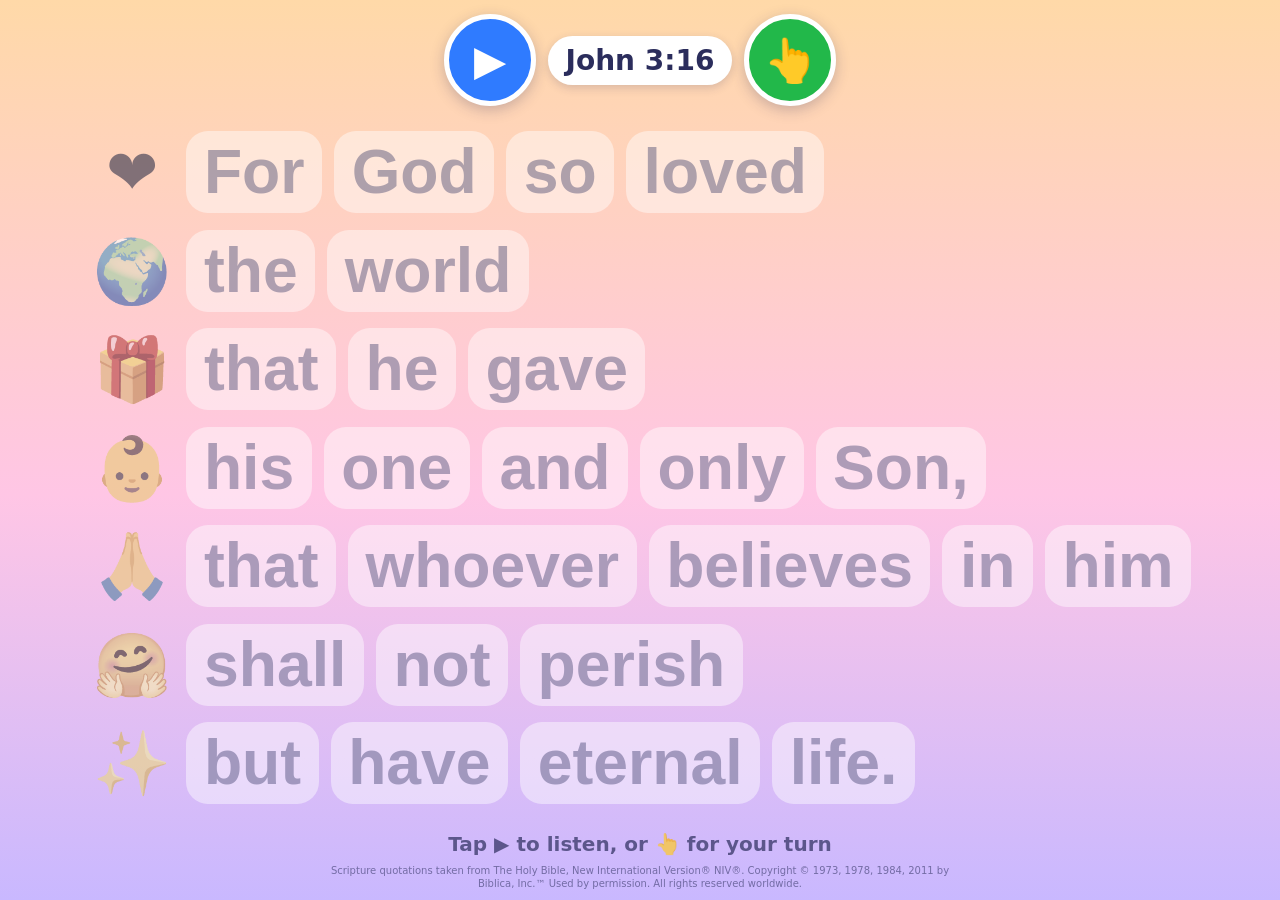
<file: verses/index.html>
<!DOCTYPE html>
<html lang="en">
<head>
<meta charset="UTF-8">
<meta name="viewport" content="width=device-width, initial-scale=1, maximum-scale=1, user-scalable=no, viewport-fit=cover">
<title>Bible Verses</title>
<meta name="theme-color" content="#ffd9a8">
<style>
  * { box-sizing: border-box; -webkit-tap-highlight-color: transparent; }
  html, body { margin: 0; height: 100%; overflow: hidden; overscroll-behavior: none; font-family: "Trebuchet MS", "Segoe UI", system-ui, sans-serif; color: #2b2d5c; user-select: none; -webkit-user-select: none; -webkit-touch-callout: none; touch-action: manipulation; }
  body { background: linear-gradient(180deg, #ffd9a8 0%, #ffc6e5 55%, #c9b8ff 100%); }
  #app { position: fixed; inset: 0; display: flex; flex-direction: column; align-items: center;
    padding: calc(14px + env(safe-area-inset-top)) calc(16px + env(safe-area-inset-right)) calc(10px + env(safe-area-inset-bottom)) calc(16px + env(safe-area-inset-left)); }

  /* reference pill and the two big kid buttons, along the top (the bottom edge stays clear for wrists) */
  #top { display: flex; align-items: center; gap: 12px; flex-wrap: wrap; justify-content: center; }
  #ref { padding: 8px 18px; border-radius: 999px; background: #fff; font-weight: 900; font-size: clamp(18px, 3.4vmin, 28px); box-shadow: 0 3px 10px rgba(43,45,92,.18); }
  .big { width: clamp(64px, 11vmin, 92px); height: clamp(64px, 11vmin, 92px); border-radius: 50%; border: 5px solid #fff; font-size: clamp(28px, 5vmin, 42px);
    display: flex; align-items: center; justify-content: center; box-shadow: 0 4px 14px rgba(43,45,92,.25); transition: transform .15s; touch-action: none; padding: 0; }
  .big:active { transform: scale(.92); }
  #listen { background: #2f7bff; color: #fff; }
  #turn { background: #22b84a; color: #fff; }
  .big.on { transform: scale(1.12); box-shadow: 0 0 0 5px #2b2d5c, 0 4px 14px rgba(43,45,92,.25); }

  /* the verse: one row per phrase, a picture then word chips that light up */
  #verse { flex: 1; width: min(100%, 1100px); display: flex; flex-direction: column; justify-content: center; gap: clamp(6px, 1.6vmin, 14px); padding: 10px 0; }
  .phrase { display: flex; align-items: flex-start; gap: clamp(6px, 1.4vmin, 12px); }
  /* words wrap under each other, not under the picture; one line per phrase when the text can stay big */
  .ws { display: flex; flex-wrap: wrap; gap: clamp(6px, 1.4vmin, 12px); }
  #verse.one .ws { flex-wrap: nowrap; }
  .pic { font-size: var(--fs); line-height: 1.35; width: calc(var(--fs) * 1.35); text-align: center; flex: none; transition: transform .3s; filter: saturate(.55) opacity(.6); }
  .phrase.lit .pic { filter: none; transform: scale(1.15); }
  .w { font-family: "Arial Rounded MT Bold", "Trebuchet MS", sans-serif; font-weight: 900; font-size: var(--fs); line-height: 1.15; padding: .08em .28em; border-radius: .35em;
    color: rgba(43,45,92,.38); background: rgba(255,255,255,.45); transition: color .2s, background .2s, transform .2s; }
  .w.lit { color: #fff; background: var(--c); transform: translateY(-2px); box-shadow: 0 3px 8px rgba(43,45,92,.2); }
  .w.now { transform: scale(1.12) translateY(-3px); }
  .w.next { color: #2b2d5c; background: #fff; box-shadow: 0 0 0 4px #ffd23f; animation: bob 1s ease-in-out infinite; }
  @keyframes bob { 50% { transform: translateY(-4px); } }

  #hint { min-height: 1.4em; font-weight: 800; font-size: clamp(14px, 2.6vmin, 20px); opacity: .7; text-align: center; }
  #credit { font-size: 10px; line-height: 1.3; opacity: .55; text-align: center; max-width: 640px; margin-top: 4px; }
  #confetti { position: fixed; inset: 0; pointer-events: none; }
</style>
</head>
<body>
<div id="app">
  <div id="top">
    <button class="big" id="listen" aria-label="Listen">▶</button>
    <div id="ref">John 3:16</div>
    <button class="big" id="turn" aria-label="Your turn">👆</button>
  </div>
  <div id="verse"></div>
  <div id="hint">Tap ▶ to listen, or 👆 for your turn</div>
  <div id="credit">Scripture quotations taken from The Holy Bible, New International Version® NIV®. Copyright © 1973, 1978, 1984, 2011 by Biblica, Inc.™ Used by permission. All rights reserved worldwide.</div>
</div>
<canvas id="confetti"></canvas>

<script>
(() => {
  // ---------- Verses (add more here later) ----------
  // Each phrase gets one picture, so pre-readers can follow along.
  const VERSES = [
    { ref: 'John 3:16', say: 'John three sixteen', phrases: [
      ['❤️', 'For God so loved'],
      ['🌍', 'the world'],
      ['🎁', 'that he gave'],
      ['👶', 'his one and only Son,'],
      ['🙏', 'that whoever believes in him'],
      ['🤗', 'shall not perish'],
      ['✨', 'but have eternal life.'],
    ] },
  ];
  const BRIGHT = ['#ff3b3b', '#ff9a1f', '#f5c800', '#22b84a', '#2f7bff', '#a04dff', '#ff4fb0'];
  const verse = VERSES[0];

  // ---------- Layout ----------
  const verseEl = document.getElementById('verse'), hint = document.getElementById('hint');
  const words = []; // { el, phrase, text, start } in reading order; start = char index in the spoken text
  let spoken = '';
  verse.phrases.forEach(([pic, text], pi) => {
    const row = document.createElement('div'); row.className = 'phrase';
    row.innerHTML = `<span class="pic">${pic}</span><span class="ws"></span>`;
    const ws = row.lastChild;
    text.split(' ').forEach(t => {
      const el = document.createElement('span'); el.className = 'w'; el.textContent = t;
      el.style.setProperty('--c', BRIGHT[pi % BRIGHT.length]);
      ws.appendChild(el);
      words.push({ el, row, text: t, start: spoken.length });
      spoken += t + ' ';
    });
    verseEl.appendChild(row);
  });
  // biggest font that fits every phrase on the screen: one line per phrase if that stays big, else let phrases wrap
  function fitSize() {
    const box = verseEl.getBoundingClientRect();
    let lo = 14, hi = 90;
    for (let i = 0; i < 12; i++) {
      const mid = (lo + hi) / 2;
      verseEl.style.setProperty('--fs', mid + 'px');
      verseEl.scrollHeight <= box.height + 1 && verseEl.scrollWidth <= box.width + 1 ? lo = mid : hi = mid;
    }
    verseEl.style.setProperty('--fs', lo + 'px');
    return lo;
  }
  function fit() {
    verseEl.classList.add('one');
    if (fitSize() >= 28) return;
    verseEl.classList.remove('one');
    fitSize();
  }
  addEventListener('resize', fit); fit();

  // ---------- Lighting ----------
  function clear() { words.forEach(w => w.el.classList.remove('lit', 'now', 'next')); document.querySelectorAll('.phrase').forEach(r => r.classList.remove('lit')); }
  function light(i) {
    words.forEach((w, j) => w.el.classList.toggle('now', j === i));
    if (i < 0 || i >= words.length) return;
    words[i].el.classList.add('lit'); words[i].row.classList.add('lit');
  }

  // ---------- Voice: the device's own reader, slow and warm ----------
  // speechSynthesis runs on the device: nothing is sent anywhere, and it works offline.
  let voice = null;
  function pickVoice() {
    const vs = speechSynthesis.getVoices().filter(v => /^en(-|_)/i.test(v.lang));
    voice = vs.find(v => /Samantha|Karen|Moira|Ava|Allison|Google US English/i.test(v.name)) || vs.find(v => /en-US/i.test(v.lang)) || vs[0] || null;
  }
  if ('speechSynthesis' in window) { pickVoice(); speechSynthesis.onvoiceschanged = pickVoice; }
  function utter(text, rate) {
    const u = new SpeechSynthesisUtterance(text);
    if (voice) u.voice = voice;
    u.rate = rate; u.pitch = 1.05;
    return u;
  }
  function stopVoice() { if ('speechSynthesis' in window) speechSynthesis.cancel(); }

  // ---------- Listen: read the whole verse, words light up as they're spoken ----------
  // Word boundary events drive the highlight when the voice sends them; otherwise a timer estimates it.
  let mode = 'idle', timers = [], gotBoundary = false;
  const listenBtn = document.getElementById('listen'), turnBtn = document.getElementById('turn');
  function stopAll() { stopVoice(); timers.forEach(clearTimeout); timers = []; mode = 'idle'; listenBtn.classList.remove('on'); turnBtn.classList.remove('on'); }
  function listen() {
    stopAll(); clear(); mode = 'listen'; listenBtn.classList.add('on'); hint.textContent = 'Listen…';
    const rate = 0.8;
    if (!('speechSynthesis' in window)) { timedRead(rate); return; }
    const u = utter(spoken + '. ' + verse.say + '.', rate);
    gotBoundary = false;
    u.onboundary = e => {
      if (e.name && e.name !== 'word') return;
      gotBoundary = true;
      let i = words.findIndex((w, j) => e.charIndex >= w.start && (j === words.length - 1 || e.charIndex < words[j + 1].start));
      if (e.charIndex >= spoken.length) i = words.length; // reading the reference at the end
      light(i);
    };
    let started = false;
    u.onstart = () => { started = true; };
    u.onend = () => { if (mode === 'listen') finish(); };
    speechSynthesis.speak(u);
    // no word timing (or no voice at all) after a moment: light the words on an estimated beat instead
    timers.push(setTimeout(() => { if (!gotBoundary && mode === 'listen') timedRead(rate, started); }, 900));
  }
  // fallback when the voice doesn't report word timing: estimate it from word length
  function timedRead(rate, alreadyTalking) {
    let t = alreadyTalking ? 0 : 300;
    words.forEach((w, i) => {
      timers.push(setTimeout(() => light(i), t));
      t += (190 + w.text.length * 55) / rate + (/[,.]$/.test(w.text) ? 260 : 0);
    });
    timers.push(setTimeout(() => { if (mode === 'listen') finish(); }, t + 1200));
  }

  // ---------- Your turn: every tap lights the next word and says it ----------
  let next = 0;
  function startTurn() {
    stopAll(); clear(); mode = 'turn'; next = 0; turnBtn.classList.add('on');
    hint.textContent = 'Tap anywhere for the next word!';
    words[0].el.classList.add('next');
  }
  function step() {
    const w = words[next]; if (!w) return;
    w.el.classList.remove('next'); light(next); chime(next);
    if ('speechSynthesis' in window) { speechSynthesis.cancel(); speechSynthesis.speak(utter(w.text.replace(/[,.]/g, ''), 0.85)); }
    next++;
    if (next < words.length) words[next].el.classList.add('next');
    else timers.push(setTimeout(finish, 700));
  }

  // ---------- Celebrate ----------
  function finish() {
    mode = 'idle'; listenBtn.classList.remove('on'); turnBtn.classList.remove('on');
    words.forEach(w => w.el.classList.add('lit')); light(-1);
    document.querySelectorAll('.phrase').forEach(r => r.classList.add('lit'));
    hint.textContent = 'You did it! ' + verse.ref + ' ⭐';
    burst();
    if ('speechSynthesis' in window) timers.push(setTimeout(() => speechSynthesis.speak(utter('Yay! ' + verse.say + '!', 0.9)), 400));
  }

  // ---------- Sound: a soft chime per tapped word (pentatonic, so any run sounds nice) ----------
  let actx = null;
  function audio() {
    if (!actx) { const AC = window.AudioContext || window.webkitAudioContext; if (AC) actx = new AC(); }
    if (actx && actx.state === 'suspended') actx.resume();
    return actx;
  }
  const NOTES = [523.25, 587.33, 659.25, 783.99, 880, 1046.5, 1174.66, 1318.51];
  function chime(i) {
    if (!audio()) return;
    const t = actx.currentTime, o = actx.createOscillator(), g = actx.createGain();
    o.type = 'triangle'; o.frequency.value = NOTES[i % NOTES.length];
    g.gain.setValueAtTime(0, t); g.gain.linearRampToValueAtTime(0.08, t + 0.01); g.gain.exponentialRampToValueAtTime(0.001, t + 0.5);
    o.connect(g).connect(actx.destination); o.start(t); o.stop(t + 0.55);
  }

  // ---------- Confetti ----------
  const cv = document.getElementById('confetti'), cx = cv.getContext('2d');
  let bits = [], raf = 0;
  function burst() {
    const dpr = Math.min(devicePixelRatio || 1, 2);
    cv.width = innerWidth * dpr; cv.height = innerHeight * dpr; cx.setTransform(dpr, 0, 0, dpr, 0, 0);
    for (let k = 0; k < 140; k++) bits.push({ x: Math.random() * innerWidth, y: -20 - Math.random() * innerHeight * 0.5, vx: (Math.random() - 0.5) * 60, vy: 120 + Math.random() * 160,
      r: Math.random() * 6, vr: (Math.random() - 0.5) * 10, w: 8 + Math.random() * 8, h: 5 + Math.random() * 5, c: BRIGHT[k % 7] });
    let last = performance.now();
    cancelAnimationFrame(raf);
    const tick = now => {
      const dt = Math.min(0.05, (now - last) / 1000); last = now;
      cx.clearRect(0, 0, innerWidth, innerHeight);
      bits = bits.filter(b => b.y < innerHeight + 30);
      for (const b of bits) {
        b.x += b.vx * dt; b.y += b.vy * dt; b.r += b.vr * dt;
        cx.save(); cx.translate(b.x, b.y); cx.rotate(b.r); cx.fillStyle = b.c; cx.fillRect(-b.w / 2, -b.h / 2, b.w, b.h); cx.restore();
      }
      if (bits.length) raf = requestAnimationFrame(tick);
    };
    raf = requestAnimationFrame(tick);
  }

  // ---------- Input ----------
  // the two buttons start a mode; in "your turn", a tap anywhere else is the next word
  listenBtn.addEventListener('pointerdown', e => { e.preventDefault(); audio(); listen(); });
  turnBtn.addEventListener('pointerdown', e => { e.preventDefault(); audio(); startTurn(); });
  document.getElementById('app').addEventListener('pointerdown', e => {
    if (e.target.closest('.big')) return;
    audio();
    if (mode === 'turn') step();
    else if (mode === 'idle') { const w = e.target.closest('.w'); if (w && 'speechSynthesis' in window) { speechSynthesis.cancel(); speechSynthesis.speak(utter(w.textContent.replace(/[,.]/g, ''), 0.85)); } }
  });
  addEventListener('contextmenu', e => e.preventDefault());
  document.addEventListener('gesturestart', e => e.preventDefault());
  document.addEventListener('visibilitychange', () => { if (document.hidden) stopAll(); });
})();
</script>
</body>
</html>
</file>
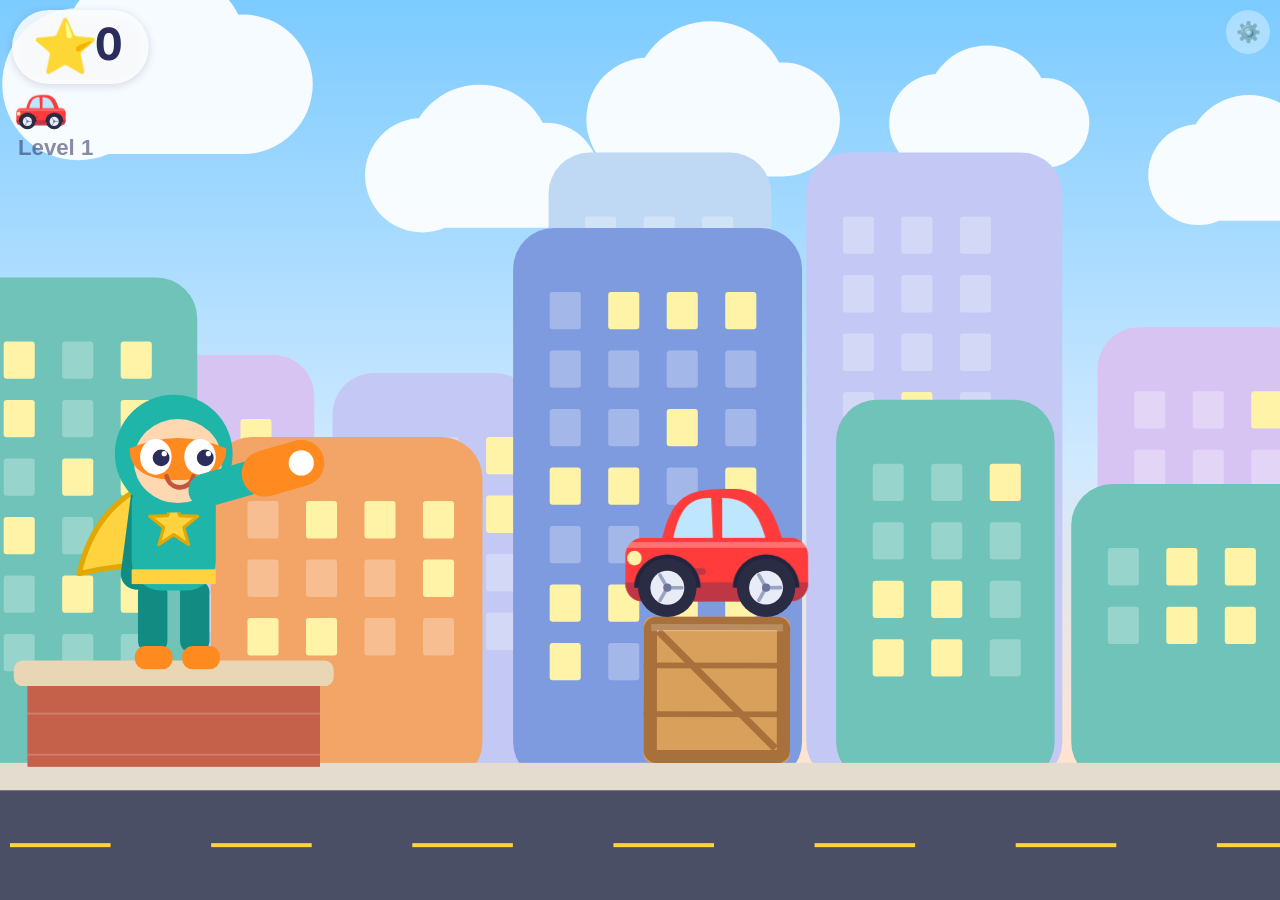
<file: web-hero/index.html>
<!DOCTYPE html>
<html lang="en">
<head>
<meta charset="UTF-8">
<meta name="viewport" content="width=device-width, initial-scale=1, maximum-scale=1, user-scalable=no, viewport-fit=cover">
<meta name="apple-mobile-web-app-capable" content="yes">
<meta name="mobile-web-app-capable" content="yes">
<title>Web Hero!</title>
<link rel="manifest" href="manifest.webmanifest">
<link rel="apple-touch-icon" href="icon-180.png">
<meta name="apple-mobile-web-app-title" content="Web Hero">
<meta name="apple-mobile-web-app-status-bar-style" content="black-translucent">
<meta name="theme-color" content="#8fd3ff">
<link rel="preload" href="../shared/KidsRounded.woff2" as="font" type="font/woff2" crossorigin>
<style>
  @font-face { font-family: "Kids Rounded"; src: url("../shared/KidsRounded.woff2") format("woff2"); font-weight: 100 900; font-display: block; }
  * { box-sizing: border-box; -webkit-tap-highlight-color: transparent; }
  html, body { margin: 0; height: 100%; overflow: hidden; overscroll-behavior: none; font-family: "Trebuchet MS", "Segoe UI", system-ui, sans-serif; user-select: none; -webkit-user-select: none; -webkit-touch-callout: none; }
  body { background: linear-gradient(180deg, #8fd3ff 0%, #d5ecff 60%, #ffe2cf 100%); }
  :root { --sat: env(safe-area-inset-top); --sab: env(safe-area-inset-bottom); --sal: env(safe-area-inset-left); --sar: env(safe-area-inset-right); }
  canvas { position: fixed; inset: 0; width: 100%; height: 100%; touch-action: none; }

  /* Parent button: small, faded, needs a long press so little fingers don't open it */
  #parentBtn { position: fixed; top: calc(10px + env(safe-area-inset-top)); right: calc(10px + env(safe-area-inset-right)); width: 44px; height: 44px; border-radius: 50%; border: none; background: rgba(255,255,255,.35); font-size: 20px; z-index: 3; touch-action: none; }
  #parentBtn .ring { position: absolute; inset: -4px; border-radius: 50%; border: 4px solid #ff6fb1; clip-path: inset(0 0 100% 0); }
  #parentBtn.holding .ring { animation: fill 1.5s linear forwards; }
  @keyframes fill { to { clip-path: inset(0 0 0 0); } }

  #panel { position: fixed; inset: 0; background: rgba(43,45,92,.45); display: none; align-items: center; justify-content: center; z-index: 5; overflow-y: auto; padding: 16px 0; }
  #panel.open { display: flex; }
  .card { background: #fff; border-radius: 24px; padding: 20px 22px; width: min(420px, 92%); color: #2b2d5c; box-shadow: 0 12px 40px rgba(0,0,0,.25); margin: auto; }
  .card h2 { margin: 0 0 4px; font-family: "Kids Rounded", "Arial Rounded MT Bold", "Trebuchet MS", sans-serif; }
  .card p { margin: 0 0 14px; font-size: 13px; opacity: .7; }
  .label { font-weight: 800; font-size: 14px; margin: 12px 0 6px; }
  .modes { display: grid; grid-template-columns: repeat(3, 1fr); gap: 8px; }
  .modes button, .toggles button, .done, .home { padding: 12px 8px; border-radius: 14px; border: 3px solid transparent; background: #eef0ff; font-weight: 800; font-size: 15px; color: #2b2d5c; cursor: pointer; }
  .modes button.on { border-color: #1fb5a8; background: #dcf8f4; }
  .toggles { display: grid; grid-template-columns: repeat(2, 1fr); gap: 8px; }
  .toggles button.off { opacity: .45; }
  .done { width: 100%; margin-top: 16px; background: #ff8a1f; color: #fff; }
  .home { display: block; box-sizing: border-box; width: 100%; margin-top: 10px; text-align: center; text-decoration: none; }
</style>
<link rel="stylesheet" href="../shared/grownup.css">
</head>
<body>
<canvas id="c"></canvas>

<button id="parentBtn" aria-label="Grown-up settings (press and hold)">⚙️<span class="ring"></span></button>

<div id="panel">
  <div class="card">
    <h2>Grown-up settings</h2>
    <p>Pull back anywhere to aim, like a slingshot, and let go to shoot a web ball. Or tap a truck or crate and a sticky web zips out and yanks it off (or throws a ball there, if you pick that below). Tap empty sky to throw a web ball right there. Knock over every truck and car to clear the level. Press and hold the ⚙️ to get back here.</p>
    <div class="label">Level size</div>
    <div class="modes">
      <button data-diff="easy">🙂 Easy</button>
      <button data-diff="medium">😎 Medium</button>
      <button data-diff="big">🤩 Big</button>
    </div>
    <div class="label">Tapping a truck or crate</div>
    <div class="modes" style="grid-template-columns: repeat(2, 1fr)">
      <button data-tap="yank">🕸️ Web yanks it</button>
      <button data-tap="throw">⚪ Throw a ball</button>
    </div>
    <div class="label">Options</div>
    <div class="toggles">
      <button id="tDots">⚪ Aim dots</button>
      <button id="tSound">🔊 Sounds</button>
      <button id="tFull">⛶ Full screen</button>
      <button id="tNext">⏭️ Next level</button>
    </div>
    <div data-kg-panel></div>
    <a class="home" id="home" href="../">🏠 All games</a>
    <button class="done" id="done">Let's play!</button>
  </div>
</div>

<script src="matter.min.js"></script>
<script src="../shared/grownup.js"></script>
<script>
(() => {
  const { Engine, Bodies, Body, Composite, Events, Sleeping, Constraint, Query } = Matter;
  const DEBUG = /[?&]debug/.test(location.search);

  // ---------- Settings (only settings are saved) ----------
  const KEY = 'webHero.kids.v1';
  let settings = { diff: 'easy', dots: true, sound: true, tap: 'yank' };
  try { Object.assign(settings, JSON.parse(localStorage.getItem(KEY)) || {}); } catch (e) {}
  const saveSettings = () => { try { localStorage.setItem(KEY, JSON.stringify(settings)); } catch (e) {} };

  // ---------- Audio: everything is made right here, no sound files ----------
  let actx = null, master = null, noiseBuf = null;
  let vol = 1, asleep = false; // vol: the grown-up timer's wind-down multiplier; asleep: goodnight, so nothing makes a sound
  function audio() {
    if (!actx) {
      try {
        actx = new (window.AudioContext || window.webkitAudioContext)();
        master = actx.createGain(); master.gain.value = 0.8 * vol;
        // limiter: a pile-up of crash sounds squeezes down instead of clipping
        const lim = actx.createDynamicsCompressor();
        lim.threshold.value = -12; lim.knee.value = 6; lim.ratio.value = 12; lim.attack.value = 0.003; lim.release.value = 0.25;
        master.connect(lim); lim.connect(actx.destination);
        noiseBuf = actx.createBuffer(1, actx.sampleRate * 0.5, actx.sampleRate);
        const d = noiseBuf.getChannelData(0); for (let i = 0; i < d.length; i++) d[i] = Math.random() * 2 - 1;
      } catch (e) {}
    }
    if (actx && actx.state === 'suspended' && !asleep) actx.resume();
    return actx;
  }
  const snd = () => settings.sound && audio();
  const midiFreq = m => 440 * 2 ** ((m - 69) / 12);
  function env(g, t, peak, attack, dur) {
    g.gain.setValueAtTime(0.0001, t);
    g.gain.exponentialRampToValueAtTime(peak, t + attack);
    g.gain.exponentialRampToValueAtTime(0.0001, t + dur);
  }
  function tone(freq, t, dur, type = 'sine', peak = 0.18, lowpass = 0) {
    const o = actx.createOscillator(), g = actx.createGain();
    o.type = type; o.frequency.setValueAtTime(freq, t);
    env(g, t, peak, 0.01, dur);
    let out = g;
    if (lowpass) { const f = actx.createBiquadFilter(); f.type = 'lowpass'; f.frequency.value = lowpass; g.connect(f); out = f; }
    o.connect(g); out.connect(master); o.start(t); o.stop(t + dur + 0.03);
  }
  function noise(t, dur, peak, type, freq, freqEnd) {
    const s = actx.createBufferSource(), f = actx.createBiquadFilter(), g = actx.createGain();
    s.buffer = noiseBuf; f.type = type; f.frequency.setValueAtTime(freq, t); f.Q.value = 2;
    if (freqEnd) f.frequency.exponentialRampToValueAtTime(freqEnd, t + dur);
    env(g, t, peak, 0.005, dur);
    s.connect(f).connect(g).connect(master); s.start(t); s.stop(t + dur + 0.05);
  }
  function sweep(type, f0, f1, fdur, t, peak, attack, dur) {
    const o = actx.createOscillator(), g = actx.createGain();
    o.type = type; o.frequency.setValueAtTime(f0, t); o.frequency.exponentialRampToValueAtTime(f1, t + fdur);
    env(g, t, peak, attack, dur); o.connect(g).connect(master); o.start(t); o.stop(t + dur + 0.05);
  }
  function thwip() {
    if (!snd()) return; const t = actx.currentTime;
    noise(t, 0.18, 0.25, 'bandpass', 700, 3200);
    sweep('sine', 420, 1500, 0.12, t, 0.1, 0.01, 0.15);
  }
  function honk(pitch, double) {
    if (!snd()) return; const t = actx.currentTime;
    const times = double ? [0, 0.2] : [0];
    times.forEach(d => { tone(pitch, t + d, 0.13, 'square', 0.1, 1100); tone(pitch * 1.26, t + d, 0.13, 'square', 0.06, 1100); });
  }
  function thud(vol) {
    if (!snd()) return; const t = actx.currentTime;
    sweep('sine', 150, 48, 0.14, t, 0.32 * vol, 0.004, 0.18);
    noise(t, 0.08, 0.18 * vol, 'lowpass', 900);
  }
  function zip() {
    if (!snd()) return; const t = actx.currentTime;
    noise(t, 0.22, 0.22, 'bandpass', 3000, 600);
    sweep('triangle', 900, 260, 0.25, t, 0.12, 0.01, 0.28);
  }
  function ding(n) { if (snd()) tone(midiFreq(72 + [0, 2, 4, 7, 9, 12][n % 6]), actx.currentTime + 0.25, 0.4, 'triangle', 0.12); }
  function cheerSound() {
    if (!snd()) return; const t = actx.currentTime;
    [0, 2, 4, 7, 9, 12, 14, 16].forEach((n, i) => tone(midiFreq(72 + n), t + i * 0.1, 0.5, 'triangle', 0.14));
  }

  // ---------- Canvas & layout ----------
  const cv = document.getElementById('c'), ctx = cv.getContext('2d');
  const bgc = document.createElement('canvas'), bg = bgc.getContext('2d');
  const EMOJI = '"Apple Color Emoji","Segoe UI Emoji","Noto Color Emoji",sans-serif';
  let W = 0, H = 0, dpr = 1;
  let u = 40, G = 600, VMAX = 600, CAP = 100, groundY = 0, ledgeTop = 0, ledgeH = 0, heroX = 0, shoulder = { x: 0, y: 0 };
  const inset = name => parseFloat(getComputedStyle(document.documentElement).getPropertyValue(name)) || 0;
  const rnd = (a, b) => a + Math.random() * (b - a);
  const pick = a => a[(Math.random() * a.length) | 0];

  function layout() {
    const sab = inset('--sab'), sal = inset('--sal');
    // wide screens size by height; tall screens would leave a tiny world under a huge sky, so they size by width
    u = Math.max(Math.min(W, H * 1.5) / 14, Math.min(W / 10, H / 16));
    G = u * 13;            // floaty gravity (px/s^2)
    VMAX = u * 16;         // launch speed at full pull (px/s)
    CAP = u * 3.5;         // pull distance for full power
    groundY = H - (Math.max(38, u * 1.5) + sab);
    ledgeH = u * 1.0; ledgeTop = groundY - ledgeH;
    heroX = Math.max(sal + u * 1.9, W * 0.13);
    shoulder = { x: heroX + u * 0.3 * 1.15, y: ledgeTop - u * 1.7 * 1.15 };
  }

  // ---------- Background (drawn once per size) ----------
  function mulberry(a) { return () => { a |= 0; a = a + 0x6D2B79F5 | 0; let t = Math.imul(a ^ a >>> 15, 1 | a); t = t + Math.imul(t ^ t >>> 7, 61 | t) ^ t; return ((t ^ t >>> 14) >>> 0) / 4294967296; }; }
  function rr(c, x, y, w, h, r) {
    r = Math.min(r, w / 2, h / 2);
    c.beginPath(); c.moveTo(x + r, y); c.arcTo(x + w, y, x + w, y + h, r); c.arcTo(x + w, y + h, x, y + h, r); c.arcTo(x, y + h, x, y, r); c.arcTo(x, y, x + w, y, r); c.closePath();
  }
  function renderBg() {
    bgc.width = W * dpr; bgc.height = H * dpr; bg.setTransform(dpr, 0, 0, dpr, 0, 0);
    const R = mulberry(7);
    const sky = bg.createLinearGradient(0, 0, 0, groundY);
    sky.addColorStop(0, '#7ccbff'); sky.addColorStop(0.6, '#cfe9ff'); sky.addColorStop(1, '#ffe3d0');
    bg.fillStyle = sky; bg.fillRect(0, 0, W, H);
    // clouds
    bg.fillStyle = 'rgba(255,255,255,.92)';
    for (let i = 0; i < 5; i++) {
      const cx = (i + 0.3 + R() * 0.5) / 5 * W, cy = H * (0.08 + R() * 0.22), s = u * (0.8 + R() * 0.6);
      bg.beginPath();
      bg.arc(cx, cy, s * 0.6, 0, 7); bg.arc(cx + s * 0.6, cy - s * 0.2, s * 0.75, 0, 7); bg.arc(cx + s * 1.3, cy, s * 0.55, 0, 7);
      bg.rect(cx, cy, s * 1.3, s * 0.55); bg.fill();
    }
    // two layers of rounded buildings
    const tall = Math.max(1, Math.min(2.2, H / W * 0.9));
    function layer(colors, minH, maxH, minW, maxW, lit) {
      let x = -u;
      while (x < W + u) {
        const w = u * (minW + R() * (maxW - minW)), h = Math.min(groundY * 0.8, u * tall * (minH + R() * (maxH - minH)));
        bg.fillStyle = colors[(R() * colors.length) | 0];
        rr(bg, x, groundY - h, w, h + 20, u * 0.45); bg.fill();
        const ww = u * 0.34, gap = u * 0.3;
        for (let wy = groundY - h + u * 0.7; wy < groundY - u * 1.2; wy += ww + gap)
          for (let wx = x + u * 0.4; wx < x + w - ww - u * 0.2; wx += ww + gap) {
            bg.fillStyle = R() < lit ? '#fff3a8' : 'rgba(255,255,255,.28)';
            rr(bg, wx, wy, ww, ww * 1.2, 3); bg.fill();
          }
        x += w + u * (0.1 + R() * 0.3);
      }
    }
    layer(['#c3c9f4', '#d7c4f2', '#bfd9f4'], 3.5, 9, 1.8, 3, 0.2);
    layer(['#7f9be0', '#e98fb4', '#f2a566', '#6fc3b8'], 2, 6, 2, 3.4, 0.55);
    // sidewalk + street
    bg.fillStyle = '#e4dccf'; bg.fillRect(0, groundY, W, u * 0.3);
    bg.fillStyle = '#4b4f66'; bg.fillRect(0, groundY + u * 0.3, W, H - groundY);
    bg.fillStyle = '#ffd23f';
    const sy = groundY + u * 0.3 + (H - groundY - u * 0.3) * 0.5 - 2;
    for (let x = 10; x < W; x += u * 2.2) bg.fillRect(x, Math.min(sy, H - 10 - inset('--sab')), u * 1.1, 4);
    // the hero's rooftop ledge
    const lx = heroX - u * 1.6, lw = u * 3.2;
    bg.fillStyle = '#c5614a'; bg.fillRect(lx, ledgeTop, lw, ledgeH + 4);
    bg.fillStyle = 'rgba(255,255,255,.18)';
    for (let y = ledgeTop + u * 0.45; y < groundY; y += u * 0.45) bg.fillRect(lx, y, lw, 2);
    bg.fillStyle = '#e8d6b5'; rr(bg, lx - u * 0.15, ledgeTop - u * 0.12, lw + u * 0.3, u * 0.28, u * 0.1); bg.fill();
  }

  // ---------- Physics world & levels ----------
  const VEHICLES = [
    { id: 'car', w: 2.0, r: 0.7 }, { id: 'taxi', w: 2.0, r: 0.7 }, { id: 'suv', w: 2.2, r: 0.7 }, { id: 'racer', w: 2.1, r: 0.6 },
    { id: 'bus', w: 2.6, r: 0.76 }, { id: 'fire', w: 2.6, r: 0.76 }, { id: 'van', w: 2.5, r: 0.72 }, { id: 'dump', w: 2.6, r: 0.72 }, { id: 'tractor', w: 2.2, r: 0.8 },
  ];
  const veh = id => VEHICLES.find(v => v.id === id);
  let engine, dyn = [], vehicles = [], balls = [], yanks = [], trails = [], live = false;
  let shake = 0;
  let level = 1, stars = 0, starBump = 0, clearTimer = 0, shotFired = false;
  const particles = [], confetti = [];

  function makeWorld() {
    engine = Engine.create({ enableSleeping: true });
    engine.gravity.y = G / 1000;
    engine.positionIterations = 8;
    dyn = []; vehicles = []; balls = []; yanks = []; trails = [];
    const gnd = Bodies.rectangle(W / 2, groundY + 150, W * 6, 300, { isStatic: true, friction: 0.8 });
    const ledge = Bodies.rectangle(heroX, ledgeTop + ledgeH / 2 + 100, u * 3.2, ledgeH + 200, { isStatic: true, friction: 0.8 });
    Composite.add(engine.world, [gnd, ledge]);
    Events.on(engine, 'collisionStart', onCollide);
  }
  function addBody(b) { dyn.push(b); Composite.add(engine.world, b); return b; }
  const MAT = { friction: 0.6, frictionStatic: 0.8, restitution: 0.1 };
  function addCrate(x, y) { const b = Bodies.rectangle(x, y, u * 1.6, u * 1.6, { ...MAT, density: 0.0012, slop: 0.02, chamfer: { radius: u * 0.05 } }); b.plugin.kind = 'crate'; b.plugin.w = u * 1.6; b.plugin.h = u * 1.6; return addBody(b); }
  function addGirder(x, y, w) { const h = u * 0.4; const b = Bodies.rectangle(x, y, w, h, { ...MAT, density: 0.0015, slop: 0.02 }); b.plugin.kind = 'girder'; b.plugin.w = w; b.plugin.h = h; return addBody(b); }
  function addVehicle(x, y, v) {
    const w = v.w * u, h = w * v.r;
    const b = Bodies.rectangle(x, y, w, h, { ...MAT, density: 0.001, slop: 0.02, chamfer: { radius: h * 0.22 } });
    Object.assign(b.plugin, { kind: 'vehicle', vehicle: true, id: v.id, w, h, roll: 0, knocked: false, squash: 0, sqT: 0, pitch: pick([330, 370, 415, 440]) });
    vehicles.push(b); return addBody(b);
  }
  const GAP = 0.6;
  const layerH = l => l.t === 'crates' ? l.rows * (u * 1.6 + GAP) : l.t === 'girder' ? u * 0.4 + GAP : veh(l.v).w * u * veh(l.v).r + GAP;
  const groupH = g => g.bridge ? g.bridge.rows * (u * 1.6 + GAP) + u * 0.4 + GAP + Math.max(...g.bridge.vehs.map(e => veh(e).w * u * veh(e).r)) : g.layers.reduce((s, l) => s + layerH(l), 0);
  const groupW = g => g.bridge ? u * 5.6 : Math.max(...g.layers.map(l => l.t === 'crates' ? l.n * u * 1.6 : l.t === 'girder' ? l.w : veh(l.v).w * u));

  function instantiate(groups) {
    for (const g of groups) {
      let y = groundY;
      if (g.bridge) {
        const br = g.bridge, off = u * 2;
        for (let r = 0; r < br.rows; r++) for (const sx of [-1, 1]) addCrate(g.cx + sx * off, y - u * 0.8 - r * (u * 1.6 + GAP));
        y -= br.rows * (u * 1.6 + GAP);
        addGirder(g.cx, y - u * 0.2, u * 5.6); y -= u * 0.4 + GAP;
        const [a, b] = br.vehs.map(veh);
        addVehicle(g.cx - u * 0.1 - a.w * u / 2, y - a.w * u * a.r / 2, a);
        addVehicle(g.cx + u * 0.1 + b.w * u / 2, y - b.w * u * b.r / 2, b);
        continue;
      }
      for (const l of g.layers) {
        if (l.t === 'crates') {
          for (let r = 0; r < l.rows; r++) for (let i = 0; i < l.n; i++) addCrate(g.cx + (i - (l.n - 1) / 2) * u * 1.6, y - u * 0.8 - r * (u * 1.6 + GAP));
        } else if (l.t === 'girder') addGirder(g.cx, y - u * 0.2, l.w);
        else { const v = veh(l.v); addVehicle(g.cx, y - v.w * u * v.r / 2, v); }
        y -= layerH(l);
      }
    }
  }

  // hand-made first levels
  function tutorial(n) {
    const c = (rows, nn = 1) => ({ t: 'crates', n: nn, rows });
    if (n === 1) return [{ cx: W * 0.56, layers: [c(1), { t: 'veh', v: 'car' }] }];
    if (n === 2) return [{ cx: W * 0.62, layers: [c(2), { t: 'veh', v: 'van' }] }];
    return [{ cx: W * 0.55, layers: [c(1), { t: 'veh', v: 'taxi' }] }, { cx: W * 0.78, layers: [c(2), { t: 'veh', v: 'suv' }] }];
  }

  // seeded generator: same level number + difficulty always gives the same plan
  function generate(n, diff, attempt) {
    const R = mulberry(n * 7919 + attempt * 104729 + diff.length * 31);
    const ri = (a, b) => a + Math.floor(R() * (b - a + 1));
    const cfg = { easy: { t: [1, 2], v: [2, 3], rows: [1, 2] }, medium: { t: [2, 3], v: [3, 5], rows: [1, 3] }, big: { t: [3, 4], v: [5, 7], rows: [2, 4] } }[diff];
    const sar = inset('--sar'), xl = W * (diff === 'big' ? 0.33 : 0.45), xr = W - sar - Math.max(8, W * 0.03);
    const Wu = (xr - xl) / u, availH = groundY - inset('--sat') - u * 2.8;
    const pickV = max => { const l = VEHICLES.filter(v => v.w <= max); return l[Math.floor(R() * l.length)].id; };
    let nV = ri(...cfg.v), nT = ri(...cfg.t);
    const bridge = diff === 'big' && Wu >= 6.4;
    let towers = bridge ? Math.max(1, nT - 2) : nT;
    towers = Math.min(towers, Math.max(bridge ? 0 : 1, Math.floor((Wu - (bridge ? 6.1 : 0) + 0.3) / 2.9)));
    let rest = bridge ? nV - 2 : nV;
    towers = Math.max(bridge ? 0 : 1, Math.min(towers, rest));
    if (towers === 0) rest = 0;
    const counts = Array(towers).fill(0); for (let i = 0; i < rest; i++) counts[i % towers]++;
    const groups = [];
    const wideOK = Wu >= towers * 3.9 + (bridge ? 6.1 : 0) + 0.5;
    counts.forEach(k => {
      const wide = diff !== 'easy' && wideOK && R() < 0.4;
      const layers = [];
      let rows = ri(...cfg.rows) + (H > W * 1.3 ? ri(0, 2) : 0);
      const build = () => {
        layers.length = 0;
        layers.push({ t: 'crates', n: wide ? 2 : 1, rows });
        if (wide) layers.push({ t: 'girder', w: u * 3.4 });
        for (let i = 0; i < k; i++) {
          const e = pickV(wide ? 3 : 2.6); layers.push({ t: 'veh', v: e });
          if (i < k - 1) layers.push({ t: 'girder', w: veh(e).w * u + u * 0.5 });
        }
      };
      build();
      while (groupH({ layers }) > availH && rows > 1) { rows--; build(); }
      while (groupH({ layers }) > availH && layers.length > 2) layers.pop();
      if (layers[layers.length - 1].t === 'girder') layers.pop();
      groups.push({ cx: 0, layers });
    });
    if (bridge) {
      const g = { cx: 0, bridge: { rows: ri(2, 3), vehs: [pickV(2.4), pickV(2.4)] } };
      while (groupH(g) > availH && g.bridge.rows > 1) g.bridge.rows--;
      groups.push(g);
    }
    // shuffle and spread them out
    for (let i = groups.length - 1; i > 0; i--) { const j = Math.floor(R() * (i + 1)); [groups[i], groups[j]] = [groups[j], groups[i]]; }
    const total = groups.reduce((s, g) => s + groupW(g), 0), free = (xr - xl) - total;
    const gap = Math.max(u * 0.3, free / (groups.length + 1));
    let x = Math.max(xl, xl + (free - gap * (groups.length - 1)) / 2);
    for (const g of groups) { const w = groupW(g); g.cx = x + w / 2; x += w + gap; }
    return groups;
  }

  function settled() {
    const start = dyn.map(b => ({ x: b.position.x, y: b.position.y, a: b.angle }));
    for (let i = 0; i < 60; i++) Engine.update(engine, 1000 / 60);
    return dyn.every((b, i) => Math.hypot(b.position.x - start[i].x, b.position.y - start[i].y) < u * 0.25 && Math.abs(b.angle - start[i].a) < 0.1);
  }
  function buildLevel() {
    live = false; clearTimer = 0; particles.length = 0;
    let ok = false;
    for (let attempt = 0; attempt < 10 && !ok; attempt++) {
      makeWorld();
      instantiate(level <= 3 ? tutorial(level) : generate(level, settings.diff, attempt));
      ok = settled();
      if (level <= 3) break;
    }
    if (!ok) { makeWorld(); instantiate(tutorial(1)); settled(); }
    for (const b of dyn) { Sleeping.set(b, true); if (b.plugin.vehicle) b.plugin.start = { x: b.position.x, y: b.position.y }; }
    live = true; lastAct = performance.now();
  }

  // ---------- Hitting things ----------
  function onCollide(ev) {
    if (!live) return;
    const now = performance.now();
    for (const p of ev.pairs) {
      const a = p.bodyA, b = p.bodyB, pa = a.plugin, pb = b.plugin;
      const rel = Math.hypot(a.velocity.x - b.velocity.x, a.velocity.y - b.velocity.y) * 60;
      const ball = pa.ball ? a : pb.ball ? b : null, v = pa.vehicle ? a : pb.vehicle ? b : null;
      if (ball && v && now - (v.plugin.honkAt || 0) > 450) { v.plugin.honkAt = now; honk(v.plugin.pitch, false); }
      if (rel < u * 2.5) continue;
      for (const x of [a, b]) {
        if (x.isStatic || x.plugin.ball) continue;
        if (x.plugin.vehicle) { x.plugin.squash = Math.min(0.22, rel / (u * 60)); x.plugin.sqT = 0; }
        if (now - (x.plugin.thudAt || 0) > 200) { x.plugin.thudAt = now; thud(Math.min(1, rel / (u * 12))); }
      }
      // a puff of dust where they met, and a little shake for a big crash
      const sp = p.collision && p.collision.supports && p.collision.supports[0];
      if (sp) dust(sp.x, sp.y, Math.min(1, rel / (u * 10)));
      if (rel > u * 9) shake = Math.max(shake, Math.min(1, rel / (u * 18)));
    }
  }
  function checkKnocked() {
    let all = vehicles.length > 0;
    for (const b of vehicles) {
      const p = b.plugin;
      if (!p.knocked) {
        const ang = Math.abs(Math.atan2(Math.sin(b.angle), Math.cos(b.angle)));
        const gone = b.position.x < -p.w || b.position.x > W + p.w || b.position.y > H + u;
        const moved = Math.hypot(b.position.x - p.start.x, b.position.y - p.start.y);
        if (ang > 1.0472 || b.position.y > p.start.y + p.h || gone || moved > p.w * 0.9) {
          p.knocked = true; stars++; starBump = 1; burst(b.position.x, b.position.y - p.h * 0.3); bits(b);
          honk(p.pitch, true); ding(stars); heroJump();
        }
      }
      if (!p.knocked) all = false;
    }
    if (all && !clearTimer) { clearTimer = 1.5; celebrate(); }
  }
  const BRIGHT = ['#ff3b3b', '#ff9a1f', '#f5c800', '#22b84a', '#2f7bff', '#a04dff', '#ff4fb0'];
  function burst(x, y) {
    for (let k = 0; k < 12; k++) { const a = Math.random() * 6.283, s = rnd(u * 2, u * 6); particles.push({ x, y, vx: Math.cos(a) * s, vy: Math.sin(a) * s - u * 2, t: 0, r: rnd(u * 0.18, u * 0.34), rot: Math.random() * 6, color: pick(['#ffd23f', '#fff3a8', '#ff9a1f', '#ffffff']) }); }
  }
  // a hubcap and a few painted chips pop off a knocked vehicle
  function bits(b) {
    const p = b.plugin, [fx, fr] = WHEELS[p.id][0], ca = Math.cos(b.angle), sa = Math.sin(b.angle), lx = fx * p.w, ly = p.h / 2 - fr * p.w;
    const hx = b.position.x + lx * ca - ly * sa, hy = b.position.y + lx * sa + ly * ca;
    particles.push({ kind: 'hub', x: hx, y: hy, vx: rnd(-u * 3, u * 1.5), vy: -rnd(u * 4, u * 7), t: 0, r: fr * p.w * 0.58, rot: 0, color: '#e8ecf7' });
    for (let k = 0; k < 4; k++) particles.push({ kind: 'chip', x: b.position.x + rnd(-p.w, p.w) * 0.3, y: b.position.y - p.h * 0.2, vx: rnd(-u * 4, u * 4), vy: -rnd(u * 2, u * 5), t: 0, r: rnd(u * 0.1, u * 0.18), rot: Math.random() * 6, color: VCOL[p.id] });
  }
  function dust(x, y, k) {
    for (let i = 0; i < 3 + k * 4; i++) { const a = Math.random() * 6.283, s = rnd(u * 0.4, u * 1.6) * (0.5 + k); particles.push({ dust: true, x, y, vx: Math.cos(a) * s, vy: Math.sin(a) * s - u * 0.6, t: 0, r: rnd(u * 0.15, u * 0.35) * (0.6 + k), color: 'rgba(240,232,220,.9)' }); }
  }
  function celebrate() {
    cheerSound(); heroJump();
    for (let k = 0; k < 120; k++) confetti.push({ x: Math.random() * W, y: -20 - Math.random() * H * 0.5, vx: (Math.random() - 0.5) * 60, vy: 120 + Math.random() * 160,
      rot: Math.random() * 6, vr: (Math.random() - 0.5) * 10, w: 8 + Math.random() * 8, h: 5 + Math.random() * 5, color: BRIGHT[k % BRIGHT.length], t: 0 });
  }
  function nextLevel() { level++; buildLevel(); }

  // ---------- Web balls ----------
  function fire(vx, vy) {
    audio(); shotFired = true; lastAct = performance.now();
    if (balls.length >= 3) { Composite.remove(engine.world, balls.shift().body); }
    const ang = Math.atan2(vy, vx), w = wrist(ang);
    const b = Bodies.circle(w.x, w.y, u * 0.4, { restitution: 0.3, friction: 0.4, frictionAir: 0, density: 0.016, collisionFilter: { group: -1 } });
    b.plugin.ball = true;
    Body.setVelocity(b, { x: vx / 60, y: vy / 60 });
    Body.setAngularVelocity(b, 0.15);
    Composite.add(engine.world, b);
    balls.push({ body: b, t: 0 });
    armHold = { ang, t: 0.35 };
    trails.push({ body: b, ang, t: 0 });
    thwip();
  }
  // sticky web: zips straight to the tapped piece and reels it in toward the hero
  function yank(body, px, py) {
    audio(); shotFired = true; lastAct = performance.now();
    Sleeping.set(body, false);
    const ang = Math.atan2(py - shoulder.y, px - shoulder.x), w = wrist(ang);
    const len = Math.hypot(px - w.x, py - w.y);
    const c = Constraint.create({ pointA: { x: w.x, y: w.y }, bodyB: body, pointB: { x: px - body.position.x, y: py - body.position.y }, length: len, stiffness: 0.012, damping: 0.05 });
    Composite.add(engine.world, c);
    yanks.push({ c, body, t: 0, len, ang, reach: 0 });
    armHold = { ang, t: 0.6 };
    zip();
  }
  function launchFrom(lx, ly) {
    const len = Math.hypot(lx, ly) || 1, speed = VMAX * Math.min(len, CAP) / CAP;
    return { vx: lx / len * speed, vy: ly / len * speed };
  }
  // find the launch velocity that lands on (tx, ty): the gentlest lobbed arc within our top speed
  function solveThrow(tx, ty) {
    const w = wrist(-0.3), dx = tx - w.x, dy = ty - w.y;
    let best = null;
    for (let T = 0.3; T <= 2.2; T += 0.05) {
      const vx = dx / T, vy = (dy - 0.5 * G * T * T) / T, sp = Math.hypot(vx, vy);
      if (sp <= VMAX && (vy + G * T) / Math.max(1, vx) >= 0.3) return { vx, vy }; // lands coming down, so it drops onto the target
      if (!best || sp < best.sp) best = { vx, vy, sp };
    }
    const k = VMAX / best.sp; return { vx: best.vx * k, vy: best.vy * k };
  }
  function trajectory(wx, wy, vx, vy, n) {
    const pts = [];
    for (let i = 1; i <= n; i++) { const t = i * 0.075; pts.push({ x: wx + vx * t, y: wy + vy * t + 0.5 * G * t * t, a: 1 - i / (n + 1) }); }
    return pts;
  }

  // ---------- Hero ----------
  let heroT = 0, jumpT = 99, armHold = { ang: 0, t: 0 };
  const heroJump = () => { jumpT = 0; };
  const HS = 1.15, ARM = () => u * HS * 0.95;
  function wrist(ang) { return { x: shoulder.x + Math.cos(ang) * ARM(), y: shoulder.y + Math.sin(ang) * ARM() }; }
  function drawHero(aimAng) {
    const jumping = jumpT < 0.9, hop = jumping ? Math.abs(Math.sin(jumpT / 0.9 * Math.PI * 2)) * u * 0.7 : 0;
    const bob = Math.sin(heroT * 3) * u * 0.03;
    const fx = heroX, fy = ledgeTop - hop + bob;
    let ang = aimAng !== null ? aimAng : armHold.t > 0 ? armHold.ang : -0.3 + Math.sin(heroT * 2) * 0.05;
    if (jumping) ang = -1.25;
    const S = u * HS, TEAL = '#1fb5a8', DARK = '#128c82', YEL = '#ffd23f', ORG = '#ff8a1f';
    ctx.save(); ctx.translate(fx, fy); ctx.lineCap = 'round'; ctx.lineJoin = 'round';
    // cape
    const fl = Math.sin(heroT * 4) * S * 0.08 + (aimAng !== null ? S * 0.15 : 0) + hop * 0.2;
    ctx.fillStyle = YEL; ctx.strokeStyle = '#e0a800'; ctx.lineWidth = S * 0.05;
    ctx.beginPath(); ctx.moveTo(-S * 0.2, -S * 1.78); ctx.quadraticCurveTo(-S * 0.75, -S * 1.5 + fl, -S * 0.9, -S * 0.85 + fl); ctx.quadraticCurveTo(-S * 0.5, -S * 1.0, -S * 0.1, -S * 1.0); ctx.closePath(); ctx.fill(); ctx.stroke();
    // legs + boots
    for (const lx of [-0.2, 0.2]) {
      ctx.fillStyle = DARK; rr(ctx, lx * S - S * 0.14, -S * 0.85, S * 0.28, S * 0.7, S * 0.12); ctx.fill();
      ctx.fillStyle = ORG; rr(ctx, lx * S - S * 0.17 + (lx > 0 ? S * 0.05 : 0), -S * 0.22, S * 0.36, S * 0.22, S * 0.1); ctx.fill();
    }
    // back arm
    const bAng = jumping ? -1.9 : aimAng !== null ? ang + 0.2 : 1.7;
    ctx.strokeStyle = DARK; ctx.lineWidth = S * 0.3;
    ctx.beginPath(); ctx.moveTo(-S * 0.25, -S * 1.7); ctx.lineTo(-S * 0.25 + Math.cos(bAng) * S * 0.8, -S * 1.7 + Math.sin(bAng) * S * 0.8); ctx.stroke();
    // torso
    ctx.fillStyle = TEAL; rr(ctx, -S * 0.4, -S * 1.85, S * 0.8, S * 1.1, S * 0.28); ctx.fill();
    ctx.fillStyle = YEL; ctx.fillRect(-S * 0.4, -S * 0.95, S * 0.8, S * 0.14);
    star(0, -S * 1.38, S * 0.24, S * 0.1, YEL, '#e0a800', S * 0.03);
    // head: hood, face, mask
    ctx.fillStyle = TEAL; ctx.beginPath(); ctx.arc(0, -S * 2.05, S * 0.56, 0, 7); ctx.fill();
    ctx.fillStyle = '#ffd7b0'; ctx.beginPath(); ctx.ellipse(S * 0.04, -S * 1.98, S * 0.42, S * 0.4, 0, 0, 7); ctx.fill();
    ctx.fillStyle = ORG; ctx.beginPath(); ctx.moveTo(-S * 0.42, -S * 2.1); ctx.quadraticCurveTo(S * 0.04, -S * 2.3, S * 0.5, -S * 2.1);
    ctx.quadraticCurveTo(S * 0.5, -S * 1.8, S * 0.04, -S * 1.8); ctx.quadraticCurveTo(-S * 0.42, -S * 1.8, -S * 0.42, -S * 2.1); ctx.fill();
    for (const ex of [-0.17, 0.25]) {
      ctx.fillStyle = '#fff'; ctx.beginPath(); ctx.ellipse(ex * S, -S * 2.02, S * 0.15, S * 0.17, 0, 0, 7); ctx.fill();
      ctx.fillStyle = '#2b2d5c'; ctx.beginPath(); ctx.arc(ex * S + S * 0.05, -S * 2.01, S * 0.08, 0, 7); ctx.fill();
      ctx.fillStyle = '#fff'; ctx.beginPath(); ctx.arc(ex * S + S * 0.08, -S * 2.05, S * 0.025, 0, 7); ctx.fill();
    }
    ctx.strokeStyle = '#c4553a'; ctx.lineWidth = S * 0.045; ctx.beginPath(); ctx.arc(S * 0.06, -S * 1.86, S * 0.13, 0.2, Math.PI - 0.2); ctx.stroke();
    // front arm + web-shooter cuff
    const sx = S * 0.3, sy = -S * 1.7;
    const ex = sx + Math.cos(ang) * ARM(), ey = sy + Math.sin(ang) * ARM();
    ctx.strokeStyle = TEAL; ctx.lineWidth = S * 0.32; ctx.beginPath(); ctx.moveTo(sx, sy); ctx.lineTo(ex, ey); ctx.stroke();
    ctx.strokeStyle = ORG; ctx.lineWidth = S * 0.44; ctx.beginPath(); ctx.moveTo(sx + (ex - sx) * 0.62, sy + (ey - sy) * 0.62); ctx.lineTo(ex, ey); ctx.stroke();
    ctx.fillStyle = '#fff'; ctx.beginPath(); ctx.arc(ex, ey, S * 0.12, 0, 7); ctx.fill();
    ctx.restore();
  }
  function star(x, y, ro, ri, fill, stroke, lw) {
    ctx.beginPath();
    for (let i = 0; i < 10; i++) { const r = i % 2 ? ri : ro, a = -Math.PI / 2 + i * Math.PI / 5; ctx.lineTo(x + Math.cos(a) * r, y + Math.sin(a) * r); }
    ctx.closePath(); ctx.fillStyle = fill; ctx.fill(); if (stroke) { ctx.strokeStyle = stroke; ctx.lineWidth = lw; ctx.stroke(); }
  }

  // ---------- Input ----------
  let aim = null, lastAct = 0;
  cv.addEventListener('pointerdown', e => {
    e.preventDefault(); audio(); lastAct = performance.now();
    // newest finger wins: a resting palm must never block a shot (the old pointer's pointerup then does nothing)
    aim = { id: e.pointerId, x0: e.clientX, y0: e.clientY, x: e.clientX, y: e.clientY };
    try { cv.setPointerCapture(e.pointerId); } catch (err) {}
  });
  addEventListener('pointermove', e => { if (aim && e.pointerId === aim.id) { aim.x = e.clientX; aim.y = e.clientY; } });
  const endAim = e => {
    if (!aim || e.pointerId !== aim.id) return;
    const a = aim; aim = null;
    const lx = a.x0 - a.x, ly = a.y0 - a.y;
    if (Math.hypot(lx, ly) >= 12) { const v = launchFrom(lx, ly); fire(v.vx, v.vy); }
    // the browser took the touch away (a system popup, a palm): a pull that was aimed still fires, but a touch that never moved does nothing
    else if (e.type === 'pointercancel') return;
    else if (a.x0 > heroX + u * 1.2) {
      const hit = settings.tap === 'yank' && live ? Query.point(dyn, { x: a.x0, y: a.y0 })[0] : null;
      if (hit && yanks.length < 2) yank(hit, a.x0, a.y0);
      else { const v = solveThrow(a.x0, a.y0); fire(v.vx, v.vy); }
    }
    else heroJump();
  };
  addEventListener('pointerup', endAim); addEventListener('pointercancel', endAim);
  addEventListener('contextmenu', e => e.preventDefault());
  document.addEventListener('gesturestart', e => e.preventDefault()); // iOS pinch zoom

  // ---------- Resize ----------
  let builtW = 0, builtH = 0;
  function resize() {
    dpr = Math.min(devicePixelRatio || 1, 2);
    const nw = innerWidth, nh = innerHeight;
    if (nw === builtW && nh === builtH) return;
    W = builtW = nw; H = builtH = nh;
    cv.width = W * dpr; cv.height = H * dpr; ctx.setTransform(dpr, 0, 0, dpr, 0, 0);
    layout(); renderBg(); aim = null; buildLevel();
  }
  addEventListener('resize', resize);

  // ---------- Vehicle art: flat shapes in the game's pastel style, front toward the left ----------
  // Each body is drawn once into an offscreen sprite per size; the wheels are drawn live so they can spin.
  const INK = '#2b2d5c', GLASS = '#bfe6ff', GLASS_HI = '#e9f7ff';
  const mix = (hex, to, t) => { const a = parseInt(hex.slice(1), 16), b = parseInt(to.slice(1), 16), f = s => Math.round(((a >> s) & 255) * (1 - t) + ((b >> s) & 255) * t);
    return `rgb(${f(16)},${f(8)},${f(0)})`; };
  const dk = hex => mix(hex, INK, 0.3);
  // [x, radius] of each wheel as fractions of the vehicle width; the wheel sits on the bottom edge
  const WHEELS = {
    car: [[-0.27, 0.16], [0.27, 0.16]], taxi: [[-0.27, 0.16], [0.27, 0.16]], suv: [[-0.3, 0.155], [0.3, 0.155]], racer: [[-0.3, 0.16], [0.3, 0.17]],
    bus: [[-0.3, 0.14], [0.3, 0.14]], fire: [[-0.36, 0.13], [0.11, 0.115], [0.35, 0.115]], van: [[-0.32, 0.14], [0.3, 0.14]],
    dump: [[-0.36, 0.13], [0.2, 0.11], [0.41, 0.11]], tractor: [[-0.34, 0.13], [0.24, 0.26]],
  };
  const VCOL = { car: '#ff3b3b', taxi: '#f5c800', suv: '#1fb5a8', racer: '#ff4fb0', bus: '#2f7bff', fire: '#e8262a', van: '#a04dff', dump: '#22b84a', tractor: '#ff9a1f' };
  // a rounded slab with a darker lower band and a soft highlight, like the hero's shading
  function slab(c, x, y, w, h, rad, col) {
    c.save(); rr(c, x, y, w, h, rad); c.clip();
    c.fillStyle = col; c.fillRect(x, y, w, h);
    c.fillStyle = dk(col); c.fillRect(x, y + h * 0.7, w, h * 0.3);
    c.fillStyle = 'rgba(255,255,255,.28)'; c.fillRect(x, y + h * 0.07, w, h * 0.09);
    c.restore();
  }
  function glass(c, x, y, w, h, rad) {
    c.fillStyle = GLASS; rr(c, x, y, w, h, rad); c.fill();
    c.fillStyle = GLASS_HI; c.beginPath(); c.moveTo(x + w * 0.15, y + h * 0.9); c.lineTo(x + w * 0.45, y + h * 0.1); c.lineTo(x + w * 0.6, y + h * 0.1); c.lineTo(x + w * 0.3, y + h * 0.9); c.fill();
  }
  function lamps(c, w, h, fx, fy, bx, by, rad) {
    c.fillStyle = '#fff3a8'; c.beginPath(); c.arc(fx, fy, rad, 0, 7); c.fill();
    c.fillStyle = '#ff3b3b'; rr(c, bx - rad * 0.8, by - rad, rad * 1.1, rad * 2, rad * 0.4); c.fill();
  }
  const ART = {
    car(c, w, h) {
      const col = VCOL.car, X = f => f * w, Y = f => f * h;
      c.fillStyle = col; c.beginPath(); c.moveTo(X(-0.3), Y(-0.1)); c.bezierCurveTo(X(-0.24), Y(-0.5), X(-0.12), Y(-0.5), X(0.1), Y(-0.5));
      c.bezierCurveTo(X(0.26), Y(-0.5), X(0.32), Y(-0.3), X(0.36), Y(-0.1)); c.closePath(); c.fill();
      c.fillStyle = GLASS; c.beginPath(); c.moveTo(X(-0.24), Y(-0.1)); c.bezierCurveTo(X(-0.2), Y(-0.4), X(-0.12), Y(-0.43), X(-0.03), Y(-0.43)); c.lineTo(X(-0.02), Y(-0.1)); c.closePath(); c.fill();
      c.beginPath(); c.moveTo(X(0.03), Y(-0.1)); c.lineTo(X(0.03), Y(-0.43)); c.bezierCurveTo(X(0.18), Y(-0.43), X(0.23), Y(-0.3), X(0.27), Y(-0.1)); c.closePath(); c.fill();
      slab(c, X(-0.5), Y(-0.12), w, Y(0.5), Y(0.14), col);
      lamps(c, w, h, X(-0.45), Y(0.04), X(0.48), Y(0.04), w * 0.04);
      c.fillStyle = dk(col); rr(c, X(-0.2), Y(0.12), X(0.14), Y(0.05), Y(0.025)); c.fill();
    },
    taxi(c, w, h) {
      const col = VCOL.taxi, X = f => f * w, Y = f => f * h;
      slab(c, X(-0.5), Y(-0.08), w, Y(0.46), Y(0.12), col);
      c.fillStyle = col; c.beginPath(); c.moveTo(X(-0.27), Y(-0.08)); c.lineTo(X(-0.17), Y(-0.38)); c.lineTo(X(0.12), Y(-0.38)); c.lineTo(X(0.2), Y(-0.08)); c.closePath(); c.fill();
      c.fillStyle = GLASS; c.beginPath(); c.moveTo(X(-0.23), Y(-0.1)); c.lineTo(X(-0.155), Y(-0.33)); c.lineTo(X(-0.02), Y(-0.33)); c.lineTo(X(-0.02), Y(-0.1)); c.closePath(); c.fill();
      c.beginPath(); c.moveTo(X(0.02), Y(-0.1)); c.lineTo(X(0.02), Y(-0.33)); c.lineTo(X(0.105), Y(-0.33)); c.lineTo(X(0.165), Y(-0.1)); c.closePath(); c.fill();
      slab(c, X(-0.1), Y(-0.5), X(0.2), Y(0.13), Y(0.05), '#ffffff');
      c.fillStyle = INK; c.save(); rr(c, X(-0.5), Y(0.0), w, Y(0.09), 0); c.clip();
      for (let i = 0; i < 18; i++) if (i % 2 === 0) c.fillRect(X(-0.5) + i * w / 18, Y(0.0), w / 18, Y(0.045)); else c.fillRect(X(-0.5) + i * w / 18, Y(0.045), w / 18, Y(0.045));
      c.restore();
      lamps(c, w, h, X(-0.45), Y(0.2), X(0.48), Y(0.2), w * 0.035);
    },
    suv(c, w, h) {
      const col = VCOL.suv, X = f => f * w, Y = f => f * h;
      c.fillStyle = INK; rr(c, X(-0.3), Y(-0.46), X(0.5), Y(0.05), Y(0.02)); c.fill();
      slab(c, X(-0.5), Y(-0.42), X(0.86), Y(0.78), Y(0.14), col);
      glass(c, X(-0.4), Y(-0.34), X(0.3), Y(0.3), Y(0.07)); glass(c, X(-0.07), Y(-0.34), X(0.2), Y(0.3), Y(0.07)); glass(c, X(0.16), Y(-0.34), X(0.16), Y(0.3), Y(0.07));
      c.fillStyle = dk(col); c.fillRect(X(-0.5), Y(0.02), X(0.86), Y(0.03));
      lamps(c, w, h, X(-0.455), Y(0.16), X(0.34), Y(0.16), w * 0.035);
      c.fillStyle = '#2a2c44'; c.beginPath(); c.arc(X(0.43), Y(0.06), X(0.065), 0, 7); c.fill(); c.fillStyle = '#e8ecf7'; c.beginPath(); c.arc(X(0.43), Y(0.06), X(0.035), 0, 7); c.fill();
    },
    racer(c, w, h) {
      const col = VCOL.racer, X = f => f * w, Y = f => f * h;
      c.fillStyle = dk(col); rr(c, X(0.36), Y(-0.42), X(0.035), Y(0.4), 2); c.fill(); rr(c, X(0.44), Y(-0.42), X(0.035), Y(0.4), 2); c.fill();
      c.save(); c.beginPath(); c.moveTo(X(-0.5), Y(0.38)); c.lineTo(X(-0.5), Y(0.1)); c.quadraticCurveTo(X(-0.42), Y(-0.12), X(-0.16), Y(-0.18)); c.lineTo(X(0.46), Y(-0.18)); c.lineTo(X(0.5), Y(0.38)); c.closePath(); c.clip();
      c.fillStyle = col; c.fillRect(X(-0.5), Y(-0.2), w, Y(0.6)); c.fillStyle = dk(col); c.fillRect(X(-0.5), Y(0.24), w, Y(0.16));
      c.fillStyle = '#fff'; c.fillRect(X(-0.5), Y(0.05), w, Y(0.08)); c.fillStyle = 'rgba(255,255,255,.28)'; c.fillRect(X(-0.5), Y(-0.17), w, Y(0.04)); c.restore();
      c.fillStyle = GLASS; c.beginPath(); c.moveTo(X(-0.13), Y(-0.18)); c.quadraticCurveTo(X(-0.1), Y(-0.5), X(0.08), Y(-0.5)); c.quadraticCurveTo(X(0.2), Y(-0.5), X(0.25), Y(-0.18)); c.closePath(); c.fill();
      c.fillStyle = GLASS_HI; c.beginPath(); c.moveTo(X(-0.06), Y(-0.2)); c.lineTo(X(-0.02), Y(-0.42)); c.lineTo(X(0.03), Y(-0.42)); c.lineTo(X(0.0), Y(-0.2)); c.fill();
      slab(c, X(0.3), Y(-0.5), X(0.22), Y(0.12), Y(0.04), '#ffffff');
      c.fillStyle = '#fff3a8'; c.beginPath(); c.arc(X(-0.45), Y(0.12), w * 0.03, 0, 7); c.fill();
    },
    bus(c, w, h) {
      const col = VCOL.bus, X = f => f * w, Y = f => f * h;
      slab(c, X(-0.5), Y(-0.46), w, Y(0.82), Y(0.16), col);
      c.fillStyle = '#fff'; c.fillRect(X(-0.5), Y(0.06), w, Y(0.06));
      for (let i = 0; i < 5; i++) glass(c, X(-0.31 + i * 0.165), Y(-0.36), X(0.13), Y(0.32), Y(0.06));
      c.fillStyle = dk(col); rr(c, X(-0.47), Y(-0.38), X(0.11), Y(0.7), Y(0.05)); c.fill(); glass(c, X(-0.455), Y(-0.34), X(0.08), Y(0.5), Y(0.04));
      c.fillStyle = '#fff'; rr(c, X(-0.08), Y(-0.5), X(0.16), Y(0.06), Y(0.03)); c.fill();
      lamps(c, w, h, X(-0.475), Y(0.2), X(0.49), Y(0.2), w * 0.03);
    },
    fire(c, w, h) {
      const col = VCOL.fire, X = f => f * w, Y = f => f * h;
      c.fillStyle = '#e8edf7'; rr(c, X(-0.02), Y(-0.5), X(0.5), Y(0.05), Y(0.02)); c.fill(); rr(c, X(-0.02), Y(-0.41), X(0.5), Y(0.05), Y(0.02)); c.fill();
      c.fillStyle = '#9aa4c4'; for (let i = 0; i < 10; i++) c.fillRect(X(0.01 + i * 0.05), Y(-0.46), X(0.012), Y(0.06));
      slab(c, X(-0.05), Y(-0.36), X(0.55), Y(0.72), Y(0.1), col);
      slab(c, X(-0.5), Y(-0.28), X(0.4), Y(0.64), Y(0.12), col);
      c.fillStyle = '#ffd23f'; c.fillRect(X(-0.5), Y(0.0), w, Y(0.05));
      glass(c, X(-0.43), Y(-0.21), X(0.27), Y(0.19), Y(0.06));
      c.fillStyle = dk(col); for (let i = 0; i < 3; i++) { rr(c, X(0.0 + i * 0.17), Y(0.1), X(0.14), Y(0.2), Y(0.04)); c.fill(); }
      c.fillStyle = '#e8edf7'; for (let i = 0; i < 3; i++) c.fillRect(X(0.1 + i * 0.17), Y(0.17), X(0.03), Y(0.06));
      c.fillStyle = '#ffe46a'; c.beginPath(); c.arc(X(-0.3), Y(-0.31), X(0.045), Math.PI, 0); c.fill();
      lamps(c, w, h, X(-0.47), Y(0.15), X(0.48), Y(0.15), w * 0.03);
    },
    van(c, w, h) {
      const col = VCOL.van, X = f => f * w, Y = f => f * h;
      slab(c, X(-0.12), Y(-0.5), X(0.62), Y(0.86), Y(0.1), '#f4f6ff');
      c.fillStyle = col; c.fillRect(X(-0.12), Y(0.02), X(0.62), Y(0.09));
      c.fillStyle = col; c.beginPath(); c.arc(X(0.2), Y(-0.2), X(0.09), 0, 7); c.fill();
      c.fillStyle = '#ffd23f'; c.beginPath(); for (let i = 0; i < 10; i++) { const r = i % 2 ? X(0.025) : X(0.06), a = -Math.PI / 2 + i * Math.PI / 5; c.lineTo(X(0.2) + Math.cos(a) * r, Y(-0.2) + Math.sin(a) * r); } c.fill();
      c.fillStyle = col; c.beginPath(); c.moveTo(X(-0.5), Y(0.36)); c.lineTo(X(-0.5), Y(-0.02)); c.quadraticCurveTo(X(-0.49), Y(-0.1), X(-0.4), Y(-0.12)); c.lineTo(X(-0.34), Y(-0.34)); c.quadraticCurveTo(X(-0.32), Y(-0.4), X(-0.26), Y(-0.4)); c.lineTo(X(-0.12), Y(-0.4)); c.lineTo(X(-0.12), Y(0.36)); c.closePath(); c.fill();
      c.fillStyle = dk(col); c.fillRect(X(-0.5), Y(0.2), X(0.38), Y(0.16));
      c.fillStyle = GLASS; c.beginPath(); c.moveTo(X(-0.4), Y(-0.1)); c.lineTo(X(-0.325), Y(-0.31)); c.lineTo(X(-0.2), Y(-0.31)); c.lineTo(X(-0.2), Y(-0.1)); c.closePath(); c.fill();
      lamps(c, w, h, X(-0.465), Y(0.08), X(0.485), Y(0.2), w * 0.03);
    },
    dump(c, w, h) {
      const col = VCOL.dump, bed = '#f5c800', X = f => f * w, Y = f => f * h;
      c.fillStyle = INK; rr(c, X(-0.5), Y(0.2), w, Y(0.16), Y(0.05)); c.fill();
      slab(c, X(-0.2), Y(-0.36), X(0.7), Y(0.62), Y(0.07), bed);
      c.fillStyle = dk(bed); for (let i = 0; i < 4; i++) c.fillRect(X(-0.06 + i * 0.15), Y(-0.34), X(0.025), Y(0.5));
      c.fillStyle = dk(bed); rr(c, X(-0.22), Y(-0.5), X(0.1), Y(0.64), Y(0.04)); c.fill();
      c.fillStyle = col; c.beginPath(); c.moveTo(X(-0.5), Y(0.26)); c.lineTo(X(-0.5), Y(-0.02)); c.quadraticCurveTo(X(-0.49), Y(-0.1), X(-0.42), Y(-0.12)); c.lineTo(X(-0.38), Y(-0.28)); c.quadraticCurveTo(X(-0.36), Y(-0.36), X(-0.29), Y(-0.36)); c.lineTo(X(-0.22), Y(-0.36)); c.lineTo(X(-0.22), Y(0.26)); c.closePath(); c.fill();
      c.fillStyle = dk(col); c.fillRect(X(-0.5), Y(0.12), X(0.28), Y(0.14));
      c.fillStyle = GLASS; c.beginPath(); c.moveTo(X(-0.42), Y(-0.08)); c.lineTo(X(-0.375), Y(-0.26)); c.lineTo(X(-0.26), Y(-0.26)); c.lineTo(X(-0.26), Y(-0.08)); c.closePath(); c.fill();
      c.fillStyle = INK; c.fillRect(X(-0.33), Y(-0.52), X(0.02), Y(0.16)); // exhaust stack
      lamps(c, w, h, X(-0.47), Y(0.04), X(0.49), Y(0.12), w * 0.03);
    },
    tractor(c, w, h) {
      const col = VCOL.tractor, X = f => f * w, Y = f => f * h;
      c.fillStyle = INK; rr(c, X(-0.33), Y(-0.34), X(0.035), Y(0.28), 2); c.fill();
      slab(c, X(-0.5), Y(-0.08), X(0.6), Y(0.4), Y(0.1), col);
      c.fillStyle = INK; rr(c, X(-0.01), Y(-0.5), X(0.42), Y(0.05), Y(0.025)); c.fill();
      c.fillStyle = col; rr(c, X(0.0), Y(-0.46), X(0.4), Y(0.5), Y(0.06)); c.fill();
      glass(c, X(0.04), Y(-0.41), X(0.32), Y(0.34), Y(0.05));
      c.fillStyle = dk(col); c.beginPath(); c.arc(X(0.24), Y(0.5) - X(0.26), X(0.3), Math.PI, 0); c.fill();
      c.fillStyle = '#fff3a8'; c.beginPath(); c.arc(X(-0.47), Y(0.06), w * 0.03, 0, 7); c.fill();
    },
  };
  // one sprite per vehicle type and on-screen size (the wheel wells are cut into it, the wheels go on top)
  const sprites = new Map();
  function sprite(id, w, h) {
    const key = id + '|' + Math.round(w * dpr), pad = 2;
    let s = sprites.get(key);
    if (!s) {
      s = document.createElement('canvas'); s.width = Math.ceil((w + pad * 2) * dpr); s.height = Math.ceil((h + pad * 2) * dpr);
      const c = s.getContext('2d'); c.setTransform(dpr, 0, 0, dpr, s.width / 2, s.height / 2); c.lineJoin = 'round';
      ART[id](c, w, h);
      c.fillStyle = '#23253f'; for (const [fx, fr] of WHEELS[id]) { c.beginPath(); c.arc(fx * w, h / 2 - fr * w, fr * w * 1.14, Math.PI, 0); c.fill(); }
      sprites.set(key, s);
    }
    return s;
  }
  function wheel(x, y, r, a) {
    ctx.save(); ctx.translate(x, y); ctx.rotate(a);
    ctx.fillStyle = '#2a2c44'; ctx.beginPath(); ctx.arc(0, 0, r, 0, 7); ctx.fill();
    ctx.fillStyle = '#e8ecf7'; ctx.beginPath(); ctx.arc(0, 0, r * 0.58, 0, 7); ctx.fill();
    ctx.strokeStyle = '#9aa4c4'; ctx.lineWidth = Math.max(1, r * 0.12); ctx.lineCap = 'round';
    ctx.beginPath(); for (let i = 0; i < 3; i++) { ctx.moveTo(0, 0); ctx.lineTo(Math.cos(i * 2.094) * r * 0.5, Math.sin(i * 2.094) * r * 0.5); } ctx.stroke();
    ctx.fillStyle = '#6b7499'; ctx.beginPath(); ctx.arc(0, 0, r * 0.14, 0, 7); ctx.fill();
    ctx.restore();
  }
  // draws a vehicle centered at the origin, wheels turned by how far it has rolled (roll is in px)
  function paintVehicle(id, w, h, roll) {
    const pad = 2, s = sprite(id, w, h);
    ctx.drawImage(s, -w / 2 - pad, -h / 2 - pad, s.width / dpr, s.height / dpr);
    for (const [fx, fr] of WHEELS[id]) wheel(fx * w, h / 2 - fr * w, fr * w, roll / (fr * w));
  }

  // ---------- Drawing ----------
  function drawCrate(b) {
    const w = b.plugin.w, h = b.plugin.h;
    ctx.fillStyle = '#d9a05b'; rr(ctx, -w / 2, -h / 2, w, h, w * 0.06); ctx.fill();
    ctx.strokeStyle = '#a8703a'; ctx.lineWidth = w * 0.04;
    for (const f of [-1 / 6, 1 / 6]) { ctx.beginPath(); ctx.moveTo(-w / 2, h * f); ctx.lineTo(w / 2, h * f); ctx.stroke(); }
    ctx.lineWidth = w * 0.09; rr(ctx, -w / 2 + w * 0.045, -h / 2 + w * 0.045, w - w * 0.09, h - w * 0.09, w * 0.04); ctx.stroke();
    ctx.lineWidth = w * 0.05; ctx.beginPath(); ctx.moveTo(-w / 2 + w * 0.1, -h / 2 + w * 0.1); ctx.lineTo(w / 2 - w * 0.1, h / 2 - w * 0.1); ctx.stroke();
    ctx.fillStyle = 'rgba(255,255,255,.2)'; ctx.fillRect(-w / 2 + w * 0.05, -h / 2 + w * 0.05, w * 0.9, w * 0.05);
  }
  function drawGirder(b) {
    const w = b.plugin.w, h = b.plugin.h;
    ctx.save(); rr(ctx, -w / 2, -h / 2, w, h, h * 0.25); ctx.clip();
    ctx.fillStyle = '#ffc82e'; ctx.fillRect(-w / 2, -h / 2, w, h);
    ctx.fillStyle = '#2b2d5c';
    for (let x = -w / 2 - h; x < w / 2; x += h * 1.6) { ctx.beginPath(); ctx.moveTo(x, h / 2); ctx.lineTo(x + h * 0.8, h / 2); ctx.lineTo(x + h * 1.6, -h / 2); ctx.lineTo(x + h * 0.8, -h / 2); ctx.fill(); }
    ctx.restore();
    ctx.strokeStyle = '#2b2d5c'; ctx.lineWidth = 2; rr(ctx, -w / 2, -h / 2, w, h, h * 0.25); ctx.stroke();
  }
  function drawVehicle(b, dt) {
    const p = b.plugin; p.sqT += dt; p.squash *= Math.exp(-dt * 6);
    // wheels turn with the distance rolled along the body's own axis, and whirl a little when it tumbles
    if (p.px !== undefined) p.roll += (b.position.x - p.px) * Math.cos(b.angle) + (b.position.y - p.py) * Math.sin(b.angle) + (b.angle - p.pa) * p.w * 0.35;
    p.px = b.position.x; p.py = b.position.y; p.pa = b.angle;
    const sq = p.squash * Math.cos(p.sqT * 28);
    ctx.scale(1 + sq, 1 - sq);
    paintVehicle(p.id, p.w, p.h, p.roll);
  }
  function drawBall() {
    const r = u * 0.4;
    ctx.fillStyle = '#fff'; ctx.beginPath(); ctx.arc(0, 0, r, 0, 7); ctx.fill();
    ctx.strokeStyle = '#8fa3c7'; ctx.lineWidth = Math.max(1.5, r * 0.07);
    ctx.beginPath(); for (let i = 0; i < 8; i++) { ctx.moveTo(0, 0); ctx.lineTo(Math.cos(i * Math.PI / 4) * r, Math.sin(i * Math.PI / 4) * r); } ctx.stroke();
    for (const k of [0.38, 0.7]) { ctx.beginPath(); for (let i = 0; i <= 8; i++) { const a = i * Math.PI / 4, m = k * r * (i % 2 ? 0.88 : 1); ctx.lineTo(Math.cos(a) * m, Math.sin(a) * m); } ctx.stroke(); }
    ctx.lineWidth = Math.max(2, r * 0.09); ctx.beginPath(); ctx.arc(0, 0, r - ctx.lineWidth / 2, 0, 7); ctx.stroke();
  }
  function aimDots(pts, k) {
    ctx.fillStyle = '#fff'; ctx.strokeStyle = 'rgba(43,45,92,.35)'; ctx.lineWidth = 2;
    for (const p of pts) { ctx.globalAlpha = p.a * k; ctx.beginPath(); ctx.arc(p.x, p.y, Math.max(3, u * 0.12), 0, 7); ctx.fill(); ctx.stroke(); }
    ctx.globalAlpha = 1;
  }
  function webLine(x1, y1, x2, y2, lw, a) {
    ctx.globalAlpha = a;
    ctx.strokeStyle = 'rgba(43,45,92,.3)'; ctx.lineWidth = lw + 3; ctx.beginPath(); ctx.moveTo(x1, y1); ctx.lineTo(x2, y2); ctx.stroke();
    ctx.strokeStyle = '#fff'; ctx.lineWidth = lw; ctx.beginPath(); ctx.moveTo(x1, y1); ctx.lineTo(x2, y2); ctx.stroke();
    ctx.globalAlpha = 1;
  }
  function aimInfo() {
    if (!aim) return null;
    const lx = aim.x0 - aim.x, ly = aim.y0 - aim.y, d = Math.hypot(lx, ly);
    return { lx, ly, d, ang: Math.atan2(ly, lx), active: d >= 12 };
  }
  function draw(dt) {
    ctx.clearRect(0, 0, W, H);
    ctx.save();
    if (shake > 0) ctx.translate((Math.random() - 0.5) * u * 0.25 * shake, (Math.random() - 0.5) * u * 0.25 * shake);
    ctx.drawImage(bgc, 0, 0, W, H);
    const ai = aimInfo(), pulling = ai && ai.active;
    drawHero(pulling ? ai.ang : null);

    // tower pieces and vehicles
    for (const b of dyn) {
      ctx.save(); ctx.translate(b.position.x, b.position.y); ctx.rotate(b.angle);
      const k = b.plugin.kind;
      if (k === 'crate') drawCrate(b); else if (k === 'girder') drawGirder(b); else drawVehicle(b, dt);
      ctx.restore();
      if (DEBUG) { ctx.strokeStyle = 'red'; ctx.beginPath(); b.vertices.forEach((v, i) => i ? ctx.lineTo(v.x, v.y) : ctx.moveTo(v.x, v.y)); ctx.closePath(); ctx.stroke(); }
    }
    for (const bl of balls) { ctx.save(); ctx.translate(bl.body.position.x, bl.body.position.y); ctx.rotate(bl.body.angle); drawBall(); ctx.restore(); }

    // web strands: a quick trail behind each shot, and the sticky web while it yanks
    ctx.lineCap = 'round';
    for (const tr of trails) {
      const w = wrist(tr.ang), p = tr.body.position, a = 1 - tr.t / 0.3;
      webLine(w.x, w.y, p.x, p.y, Math.max(2, u * 0.08) * a, a);
    }
    for (const y of yanks) {
      const w = wrist(y.ang), c = y.c, b = y.body;
      // Matter turns pointB with the body, so this stays on the spot that was tapped
      const tx = b.position.x + c.pointB.x, ty = b.position.y + c.pointB.y;
      const ex = w.x + (tx - w.x) * y.reach, ey = w.y + (ty - w.y) * y.reach;
      webLine(w.x, w.y, ex, ey, Math.max(3, u * 0.12), 1);
      if (y.reach >= 1) { ctx.fillStyle = '#fff'; ctx.beginPath(); ctx.arc(tx, ty, u * 0.22, 0, 7); ctx.fill(); ctx.strokeStyle = '#8fa3c7'; ctx.lineWidth = 2; ctx.stroke(); }
    }

    // pull feedback: stretchy web strand + aim dots
    if (pulling) {
      const w = wrist(ai.ang), k = Math.min(ai.d, CAP), sc = k / ai.d;
      const bx = w.x - ai.lx * sc * 0.9, by = w.y - ai.ly * sc * 0.9;
      const v = launchFrom(ai.lx, ai.ly);
      if (settings.dots) aimDots(trajectory(w.x, w.y, v.vx, v.vy, 25), 1);
      const lw = Math.max(3, u * 0.14 * (1 - 0.5 * k / CAP));
      webLine(w.x, w.y, bx, by, lw, 1);
      ctx.save(); ctx.translate(bx, by); drawBall(); ctx.restore();
    }

    // first-play hint
    if (level === 1 && !shotFired && !aim && performance.now() - lastAct > 3000) {
      const t = ((performance.now() - lastAct - 3000) / 1000) % 3, w = wrist(-0.3);
      const p = t < 0.5 ? 0 : t < 1.7 ? (t - 0.5) / 1.2 : 1, e = p * p * (3 - 2 * p);
      const fa = t < 0.4 ? t / 0.4 : t > 2.5 ? Math.max(0, (3 - t) / 0.5) : 1;
      const sx = w.x + u * 0.5, sy = w.y + u * 0.3, lx = u * 2.8 * e, ly = u * 2.2 * e;
      const v = launchFrom(lx, -ly);
      if (e > 0.15) aimDots(trajectory(w.x, w.y, v.vx, v.vy, 25), fa * Math.min(1, e * 2));
      ctx.globalAlpha = fa; ctx.fillStyle = '#000'; ctx.font = `${u * 1.5}px ${EMOJI}`; ctx.textAlign = 'center'; ctx.textBaseline = 'middle';
      ctx.fillText('👆', sx - lx, sy + ly + u * 0.5); ctx.globalAlpha = 1;
    }

    // star bursts
    for (const p of particles) {
      ctx.save(); ctx.translate(p.x, p.y);
      if (p.dust) { ctx.globalAlpha = Math.max(0, 1 - p.t / 0.6) * 0.8; ctx.fillStyle = p.color; ctx.beginPath(); ctx.arc(0, 0, p.r, 0, 7); ctx.fill(); }
      else if (p.kind === 'hub') {
        ctx.globalAlpha = Math.max(0, 1 - p.t / 0.9); ctx.scale(1, Math.abs(Math.cos(p.t * 14)) * 0.8 + 0.2);
        ctx.fillStyle = p.color; ctx.strokeStyle = '#9aa4c4'; ctx.lineWidth = 2; ctx.beginPath(); ctx.arc(0, 0, p.r, 0, 7); ctx.fill(); ctx.stroke();
      } else if (p.kind === 'chip') { ctx.globalAlpha = Math.max(0, 1 - p.t / 0.9); ctx.rotate(p.rot + p.t * 9); ctx.fillStyle = p.color; rr(ctx, -p.r, -p.r, p.r * 2, p.r * 2, p.r * 0.4); ctx.fill(); }
      else { ctx.globalAlpha = Math.max(0, 1 - p.t / 0.9); ctx.rotate(p.rot + p.t * 4); star(0, 0, p.r, p.r * 0.45, p.color, '#e0a800', 1.5); }
      ctx.restore();
    }
    ctx.globalAlpha = 1;
    for (const c of confetti) { ctx.save(); ctx.translate(c.x, c.y); ctx.rotate(c.rot); ctx.fillStyle = c.color; ctx.fillRect(-c.w / 2, -c.h / 2, c.w, c.h); ctx.restore(); }

    ctx.restore(); // end of the shaken world; the counters below stay still

    // what's left: one little icon per vehicle in this level, under the star counter, ticked off as they fall
    const bh = Math.min(74, Math.max(46, u * 1.2)), bx = 12 + inset('--sal'), by = 10 + inset('--sat'), sz = bh * 0.72;
    const vs = Math.min(40, Math.max(24, u * 0.7)), numFont = `900 ${bh * 0.62}px "Kids Rounded","Arial Rounded MT Bold","Trebuchet MS",sans-serif`;
    if (vehicles.length) {
      const s = vs, gap = s * 0.25;
      let x = bx + 4; const y = by + bh + 8 + s / 2;
      for (const v of vehicles) {
        const p = v.plugin, vw = s * 0.62 * veh(p.id).w, vh = vw * veh(p.id).r;
        ctx.save(); ctx.translate(x + vw / 2, y); ctx.globalAlpha = p.knocked ? 0.35 : 1;
        paintVehicle(p.id, vw, vh, 0); ctx.restore();
        if (p.knocked) { ctx.globalAlpha = 1; ctx.fillStyle = '#000'; ctx.textAlign = 'center'; ctx.textBaseline = 'middle'; ctx.font = `${s * 0.6}px ${EMOJI}`; ctx.fillText('⭐', x + vw - s * 0.1, y - s * 0.3); }
        x += vw + gap;
      }
      ctx.globalAlpha = 1;
    }

    // star counter (top-left, clear of the safe area)
    const label = String(stars);
    ctx.font = numFont;
    const bw = bh * 0.35 + sz + ctx.measureText(label).width + bh * 0.4;
    ctx.save(); ctx.translate(bx + bw / 2, by + bh / 2); const sb = 1 + Math.sin(starBump * Math.PI) * 0.18; ctx.scale(sb, sb);
    ctx.fillStyle = 'rgba(255,255,255,.85)'; ctx.shadowColor = 'rgba(43,45,92,.2)'; ctx.shadowBlur = 8; ctx.shadowOffsetY = 2;
    rr(ctx, -bw / 2, -bh / 2, bw, bh, bh / 2); ctx.fill(); ctx.shadowColor = 'transparent';
    ctx.textBaseline = 'middle'; ctx.textAlign = 'center';
    ctx.fillStyle = '#000'; ctx.font = `${sz}px ${EMOJI}`; ctx.fillText('⭐', -bw / 2 + bh * 0.35 + sz / 2, bh * 0.03);
    ctx.fillStyle = '#2b2d5c'; ctx.font = numFont; ctx.textAlign = 'left';
    ctx.fillText(label, -bw / 2 + bh * 0.35 + sz + bh * 0.05, bh * 0.03);
    ctx.restore();
    ctx.textAlign = 'left'; ctx.fillStyle = 'rgba(43,45,92,.55)'; ctx.font = `800 ${Math.max(13, bh * 0.3)}px "Trebuchet MS",sans-serif`; ctx.textBaseline = 'top';
    ctx.fillText('Level ' + level, bx + 6, by + bh + 14 + vs);
  }

  // ---------- Loop ----------
  let last = performance.now(), acc = 0;
  function update(dt) {
    heroT += dt; jumpT += dt; armHold.t -= dt; starBump = Math.max(0, starBump - dt * 3);
    acc += dt;
    while (engine && acc >= 1 / 60) { Engine.update(engine, 1000 / 60); acc -= 1 / 60; }
    for (let i = yanks.length - 1; i >= 0; i--) {
      const y = yanks[i]; y.t += dt; y.reach = Math.min(1, y.t / 0.12);
      // the web shoots out first, then reels in hard, then lets go
      if (y.t > 0.12) { y.c.length = Math.max(y.len * 0.25, y.c.length - u * 22 * dt); y.c.stiffness = 0.02; }
      else y.c.stiffness = 0;
      if (y.t > 0.75) { Composite.remove(engine.world, y.c); yanks.splice(i, 1); }
    }
    for (let i = trails.length - 1; i >= 0; i--) { trails[i].t += dt; if (trails[i].t > 0.3) trails.splice(i, 1); }
    shake = Math.max(0, shake - dt * 4);
    for (let i = balls.length - 1; i >= 0; i--) {
      const b = balls[i]; b.t += dt; const p = b.body.position;
      if (b.t > 5 || p.x < -u * 3 || p.x > W + u * 3 || p.y > H + u * 3) { Composite.remove(engine.world, b.body); balls.splice(i, 1); }
    }
    if (live) checkKnocked();
    if (clearTimer > 0) { clearTimer -= dt; if (clearTimer <= 0) { clearTimer = 0; nextLevel(); } }
    for (let i = particles.length - 1; i >= 0; i--) {
      const p = particles[i]; p.t += dt;
      if (p.dust) { p.vx *= 0.9; p.vy *= 0.9; p.r *= 1 + dt * 1.5; } else p.vy += u * 12 * dt;
      p.x += p.vx * dt; p.y += p.vy * dt; if (p.t > (p.dust ? 0.6 : 0.9)) particles.splice(i, 1);
    }
    for (let i = confetti.length - 1; i >= 0; i--) {
      const c = confetti[i]; c.t += dt; c.x += (c.vx + Math.sin(c.t * 3 + c.rot) * 40) * dt; c.y += c.vy * dt; c.rot += c.vr * dt;
      if (c.y > H + 30) confetti.splice(i, 1);
    }
  }
  function loop(t) {
    const dt = Math.min(0.05, (t - last) / 1000); last = t;
    update(dt); draw(dt); requestAnimationFrame(loop);
  }

  // ---------- Grown-up panel (press & hold 1.5s) ----------
  const pb = document.getElementById('parentBtn'), panel = document.getElementById('panel');
  let holdTimer = null;
  const startHold = e => { e.preventDefault(); pb.classList.add('holding'); clearTimeout(holdTimer); holdTimer = setTimeout(openPanel, 1500); };
  const endHold = () => { pb.classList.remove('holding'); clearTimeout(holdTimer); };
  pb.addEventListener('pointerdown', startHold);
  pb.addEventListener('pointerup', endHold); pb.addEventListener('pointerleave', endHold); pb.addEventListener('pointercancel', endHold);

  function openPanel() { endHold(); aim = null; syncPanel(); panel.classList.add('open'); }
  function syncPanel() {
    document.querySelectorAll('[data-diff]').forEach(b => b.classList.toggle('on', b.dataset.diff === settings.diff));
    document.querySelectorAll('[data-tap]').forEach(b => b.classList.toggle('on', b.dataset.tap === settings.tap));
    document.getElementById('tDots').classList.toggle('off', !settings.dots);
    document.getElementById('tSound').classList.toggle('off', !settings.sound);
  }
  document.querySelectorAll('[data-diff]').forEach(b => b.onclick = () => { settings.diff = b.dataset.diff; saveSettings(); syncPanel(); if (level > 3) buildLevel(); });
  document.querySelectorAll('[data-tap]').forEach(b => b.onclick = () => { settings.tap = b.dataset.tap; saveSettings(); syncPanel(); });
  document.getElementById('tDots').onclick = () => { settings.dots = !settings.dots; saveSettings(); syncPanel(); };
  document.getElementById('tSound').onclick = () => { settings.sound = !settings.sound; saveSettings(); syncPanel(); };
  document.getElementById('tFull').onclick = () => {
    const el = document.documentElement;
    if (document.fullscreenElement) document.exitFullscreen();
    else (el.requestFullscreen || el.webkitRequestFullscreen || (() => {})).call(el);
  };
  document.getElementById('tNext').onclick = () => { nextLevel(); panel.classList.remove('open'); audio(); };
  document.getElementById('done').onclick = () => { panel.classList.remove('open'); audio(); };

  // The shared grown-up timer eases the sound down at bedtime and stops it at goodnight
  if (window.KidsGrownup) KidsGrownup.register({
    setVolume(v) { vol = v; asleep = false; if (master) master.gain.setTargetAtTime(0.8 * v, actx.currentTime, 0.3); },
    pause() { asleep = true; aim = null; if (actx) actx.suspend(); },
  });

  resize();
  requestAnimationFrame(loop);
  // ?debug: outlines bodies and exposes a read-only snapshot for automated testing
  if (DEBUG) window.__webHero = () => ({ level, stars, u, yanks: yanks.length, balls: balls.length,
    vehicles: vehicles.map(b => ({ x: b.position.x, y: b.position.y, knocked: b.plugin.knocked })) });

  // Offline support (only works over HTTPS or localhost)
  if ('serviceWorker' in navigator && window.isSecureContext) navigator.serviceWorker.register('sw.js').catch(() => {});
})();
</script>
</body>
</html>
</file>
<file: shared/grownup.css>
/* Grown-up play-time timer, shared by every page (see grownup.js). Needs the host page to declare the "Kids Rounded" font. */
.kg-ring, .kg-dim, .kg-night, .kg-mini, .kg-sec { font-family: "Trebuchet MS", "Segoe UI", system-ui, sans-serif; }

/* The countdown: a small ring just left of the grown-up gear. Never a control. */
.kg-ring { position: fixed; top: calc(19px + env(safe-area-inset-top)); right: calc(62px + env(safe-area-inset-right)); width: 26px; height: 26px; z-index: 3; pointer-events: none; display: none; }
.kg-ring.on { display: block; }
.kg-ring svg { display: block; width: 26px; height: 26px; overflow: visible; }
.kg-ring .arc { transition: stroke-dashoffset .6s linear; }
.kg-ring .moon { transform-origin: 13px 13px; transition: transform 1s linear, opacity 1s linear; }
.kg-ring .twinkle { animation: kg-twinkle 2.6s ease-in-out infinite; transform-origin: 21px 5px; }
.kg-ring b { position: absolute; left: 50%; top: 29px; transform: translateX(-50%); font: 800 10px/1 "Trebuchet MS", "Segoe UI", system-ui, sans-serif; color: #fff; text-shadow: 0 1px 3px rgba(43,45,92,.55); }

/* Wind-down: a warm dusky tint, up to about 25% */
.kg-dim { position: fixed; inset: 0; z-index: 3; pointer-events: none; opacity: 0; background: linear-gradient(180deg, #4a3280 0%, #b8567f 100%); transition: opacity 1s linear; }

/* Goodnight scene */
.kg-night { position: fixed; inset: 0; z-index: 4; overflow: hidden; opacity: 0; visibility: hidden; pointer-events: none; touch-action: none; user-select: none; -webkit-user-select: none; -webkit-touch-callout: none;
  background: radial-gradient(120% 90% at 78% 8%, #5a49b0 0%, rgba(90,73,176,0) 55%), linear-gradient(180deg, #1c1b52 0%, #3b2f84 48%, #7b57a6 82%, #c682b4 100%);
  transition: opacity .4s ease, visibility 0s .4s; }
.kg-night.on { opacity: 1; visibility: visible; pointer-events: auto; transition: opacity 3s ease, visibility 0s; }
.kg-night.on.quick { transition-duration: .4s; }
.kg-sky { position: absolute; inset: 0; }
.kg-star { position: absolute; width: var(--s); height: var(--s); margin: calc(var(--s) / -2) 0 0 calc(var(--s) / -2); color: #fff6cf; opacity: .25; animation: kg-twinkle var(--d) ease-in-out var(--l) infinite; }
.kg-star svg { display: block; width: 100%; height: 100%; fill: currentColor; }
.kg-moon { position: absolute; top: calc(7vmin + env(safe-area-inset-top)); left: calc(8vmin + env(safe-area-inset-left)); width: 26vmin; max-width: 230px; aspect-ratio: 1; filter: drop-shadow(0 0 3vmin rgba(255,236,170,.55)); animation: kg-float 7s ease-in-out infinite; }
.kg-moon svg { display: block; width: 100%; height: 100%; }
.kg-hill { position: absolute; left: -10%; right: -10%; bottom: -14vmin; height: 34vmin; border-radius: 50% 50% 0 0; background: linear-gradient(180deg, #5c4aa0, #3f3280); }
.kg-scene { position: absolute; inset: 0; display: flex; flex-direction: column; align-items: center; justify-content: center; gap: 1.5vmin; padding-top: 4vmin; }
.kg-friend { position: relative; width: min(62vmin, 360px); aspect-ratio: 300 / 260; animation: kg-breathe 4.2s ease-in-out infinite; transform-origin: 50% 90%; }
.kg-friend svg { display: block; width: 100%; height: 100%; overflow: visible; }
.kg-zz { position: absolute; left: 70%; top: 6%; font: 900 4.6vmin/1 "Kids Rounded", "Arial Rounded MT Bold", "Trebuchet MS", sans-serif; color: #fff6cf; opacity: 0; animation: kg-zz 4.6s ease-in infinite; }
.kg-zz:nth-child(2) { animation-delay: 1.5s; } .kg-zz:nth-child(3) { animation-delay: 3s; }
.kg-title { margin: 0; font: 900 clamp(40px, 12vmin, 104px)/1.05 "Kids Rounded", "Arial Rounded MT Bold", "Trebuchet MS", sans-serif; color: #fff; letter-spacing: .5px; text-shadow: 0 .06em 0 #ff6fb1, 0 0 .5em rgba(255,236,170,.55), 0 .12em .4em rgba(20,10,60,.35); }
.kg-spark { position: absolute; width: 9vmin; height: 9vmin; min-width: 44px; min-height: 44px; margin: -4.5vmin 0 0 -4.5vmin; pointer-events: none; color: #fff2a8; animation: kg-spark .95s ease-out forwards; filter: drop-shadow(0 0 8px rgba(255,236,170,.9)); }
.kg-spark svg { display: block; width: 100%; height: 100%; fill: currentColor; }
@keyframes kg-twinkle { 0%, 100% { opacity: .25; transform: scale(.7); } 50% { opacity: 1; transform: scale(1.1); } }
@keyframes kg-float { 0%, 100% { transform: translateY(0); } 50% { transform: translateY(1.4vmin); } }
@keyframes kg-breathe { 0%, 100% { transform: scale(1); } 50% { transform: scale(1.025); } }
@keyframes kg-zz { 0% { opacity: 0; transform: translate(0, 0) scale(.6); } 20% { opacity: .95; } 100% { opacity: 0; transform: translate(4vmin, -9vmin) scale(1.5); } }
@keyframes kg-spark { 0% { opacity: 0; transform: scale(.2) rotate(-30deg); } 25% { opacity: 1; transform: scale(1.15) rotate(0); } 100% { opacity: 0; transform: scale(.6) rotate(25deg) translateY(-4vmin); } }

/* The gear on the goodnight scene: a copy of each game's #parentBtn */
.kg-gear { position: fixed; top: calc(10px + env(safe-area-inset-top)); right: calc(10px + env(safe-area-inset-right)); width: 44px; height: 44px; border-radius: 50%; border: none; background: rgba(255,255,255,.35); font-size: 20px; z-index: 5; touch-action: none; padding: 0; cursor: pointer; }
.kg-gear .ring { position: absolute; inset: -4px; border-radius: 50%; border: 4px solid #ff6fb1; clip-path: inset(0 0 100% 0); pointer-events: none; }
.kg-gear.holding .ring { animation: kg-fill 1.5s linear forwards; }
@keyframes kg-fill { to { clip-path: inset(0 0 0 0); } }

/* Mini panel on the goodnight scene */
.kg-mini { position: fixed; inset: 0; z-index: 6; background: rgba(43,45,92,.45); display: none; align-items: center; justify-content: center; overflow-y: auto; padding: 16px 0; }
.kg-mini.open { display: flex; }
.kg-card { background: #fff; border-radius: 24px; padding: 20px 22px; width: min(420px, 92%); color: #2b2d5c; box-shadow: 0 12px 40px rgba(0,0,0,.25); margin: auto; }
.kg-card h2 { margin: 0 0 4px; font-family: "Kids Rounded", "Arial Rounded MT Bold", "Trebuchet MS", sans-serif; }
.kg-card p { margin: 0 0 14px; font-size: 13px; opacity: .7; }
.kg-grid { display: grid; grid-template-columns: repeat(2, 1fr); gap: 8px; }

/* The "Play time" section that lives in each grown-up panel */
.kg-sec { color: #2b2d5c; }
.kg-sec .kg-label { font-weight: 800; font-size: 14px; margin: 12px 0 6px; }
.kg-sec .kg-left { font-size: 13px; opacity: .7; margin: -2px 0 8px; min-height: 1.2em; }
.kg-sec button, .kg-card button { font: inherit; }
.kg-btn { padding: 12px 8px; border-radius: 14px; border: 3px solid transparent; background: #eef0ff; font-weight: 800; font-size: 15px; color: #2b2d5c; cursor: pointer; touch-action: manipulation; }
.kg-btn.on { border-color: #7a8cff; background: #e6e9ff; }
.kg-btn.wide { width: 100%; margin-top: 8px; }
.kg-btn.close { width: 100%; margin-top: 14px; background: #ff6fb1; color: #fff; }
.kg-chips { display: flex; flex-wrap: wrap; gap: 6px; }
.kg-chips .kg-btn { padding: 9px 4px; min-width: 46px; flex: 1 1 0; font-size: 14px; }
.kg-step { display: flex; align-items: center; gap: 8px; margin-top: 8px; }
.kg-step .kg-btn { width: 52px; padding: 6px 0; font-size: 22px; line-height: 1.2; flex: none; }
.kg-step span { flex: 1; text-align: center; font-weight: 800; font-size: 15px; }
.kg-show .kg-btn { flex: 1 1 0; font-size: 13px; padding: 9px 4px; }

@media (prefers-reduced-motion: reduce) {
  .kg-star, .kg-moon, .kg-friend, .kg-zz, .kg-ring .twinkle { animation: none; }
  .kg-star { opacity: .8; }
}
</file>
